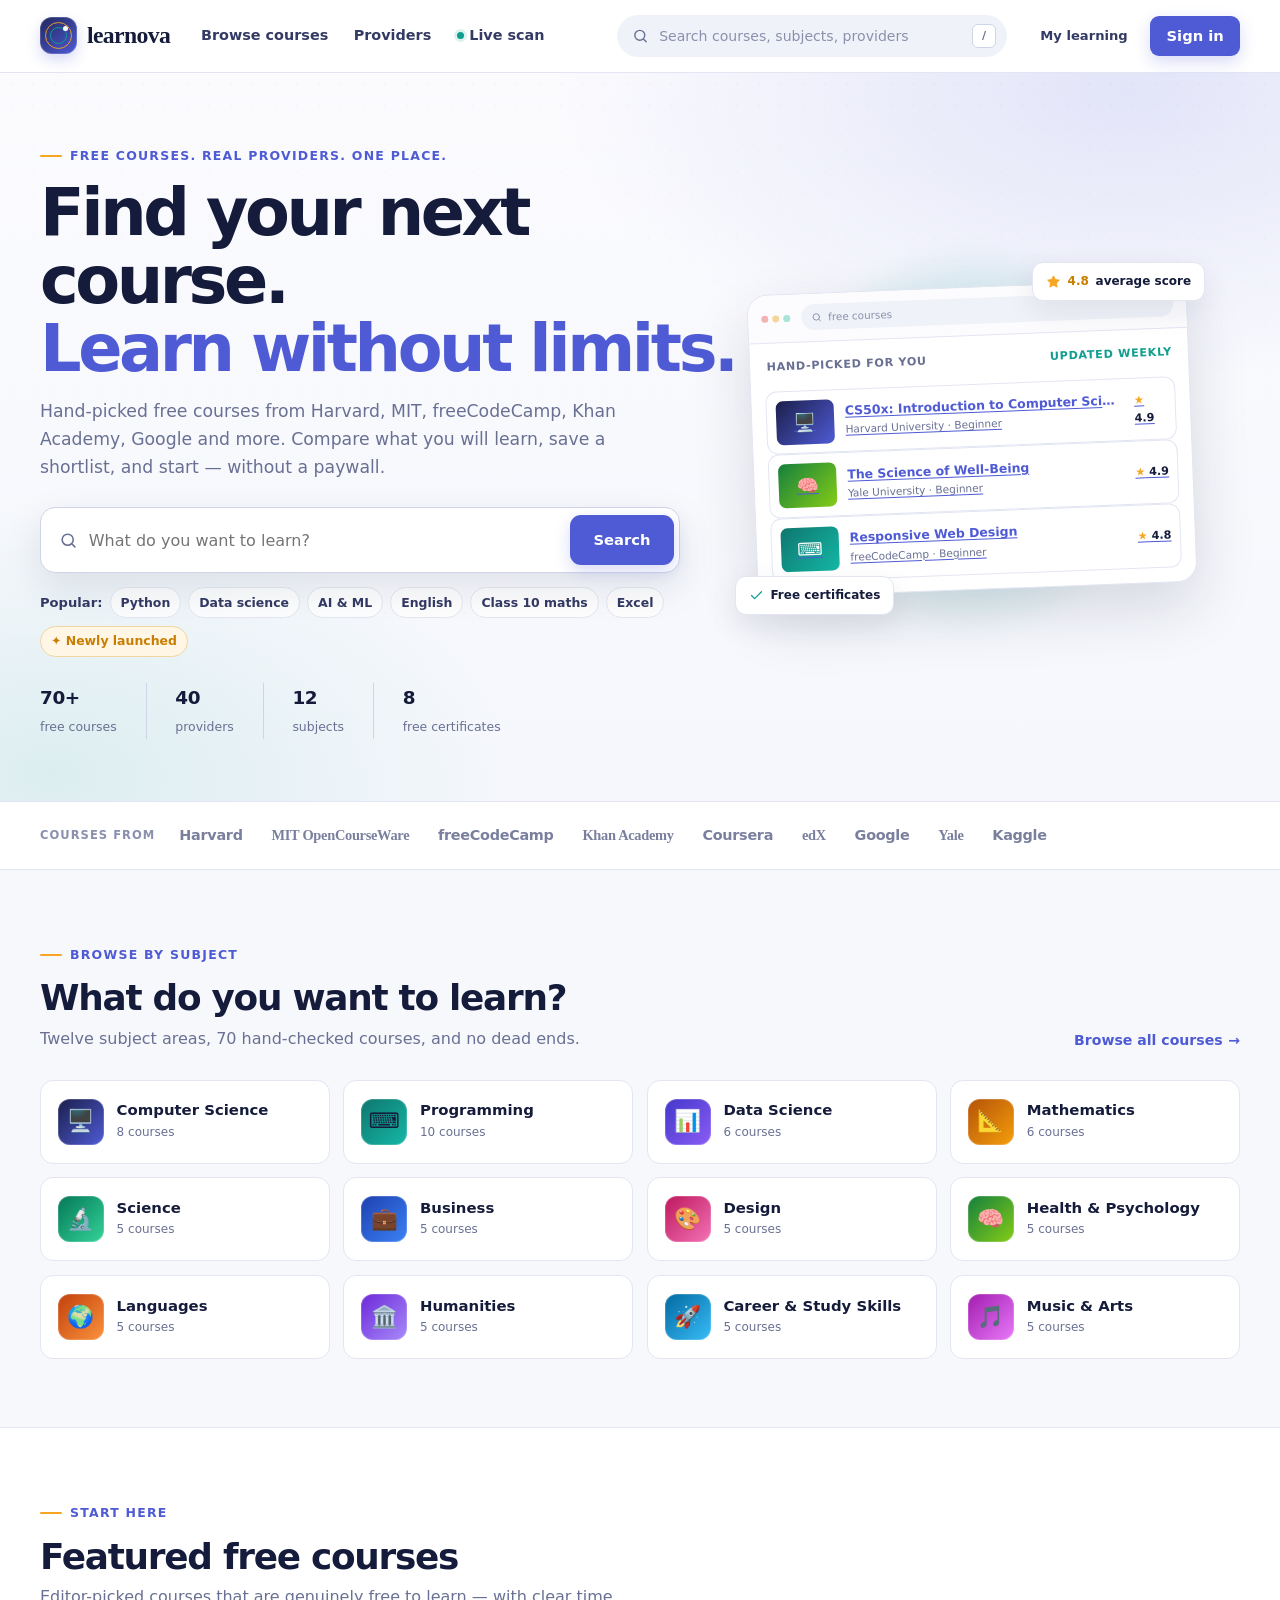
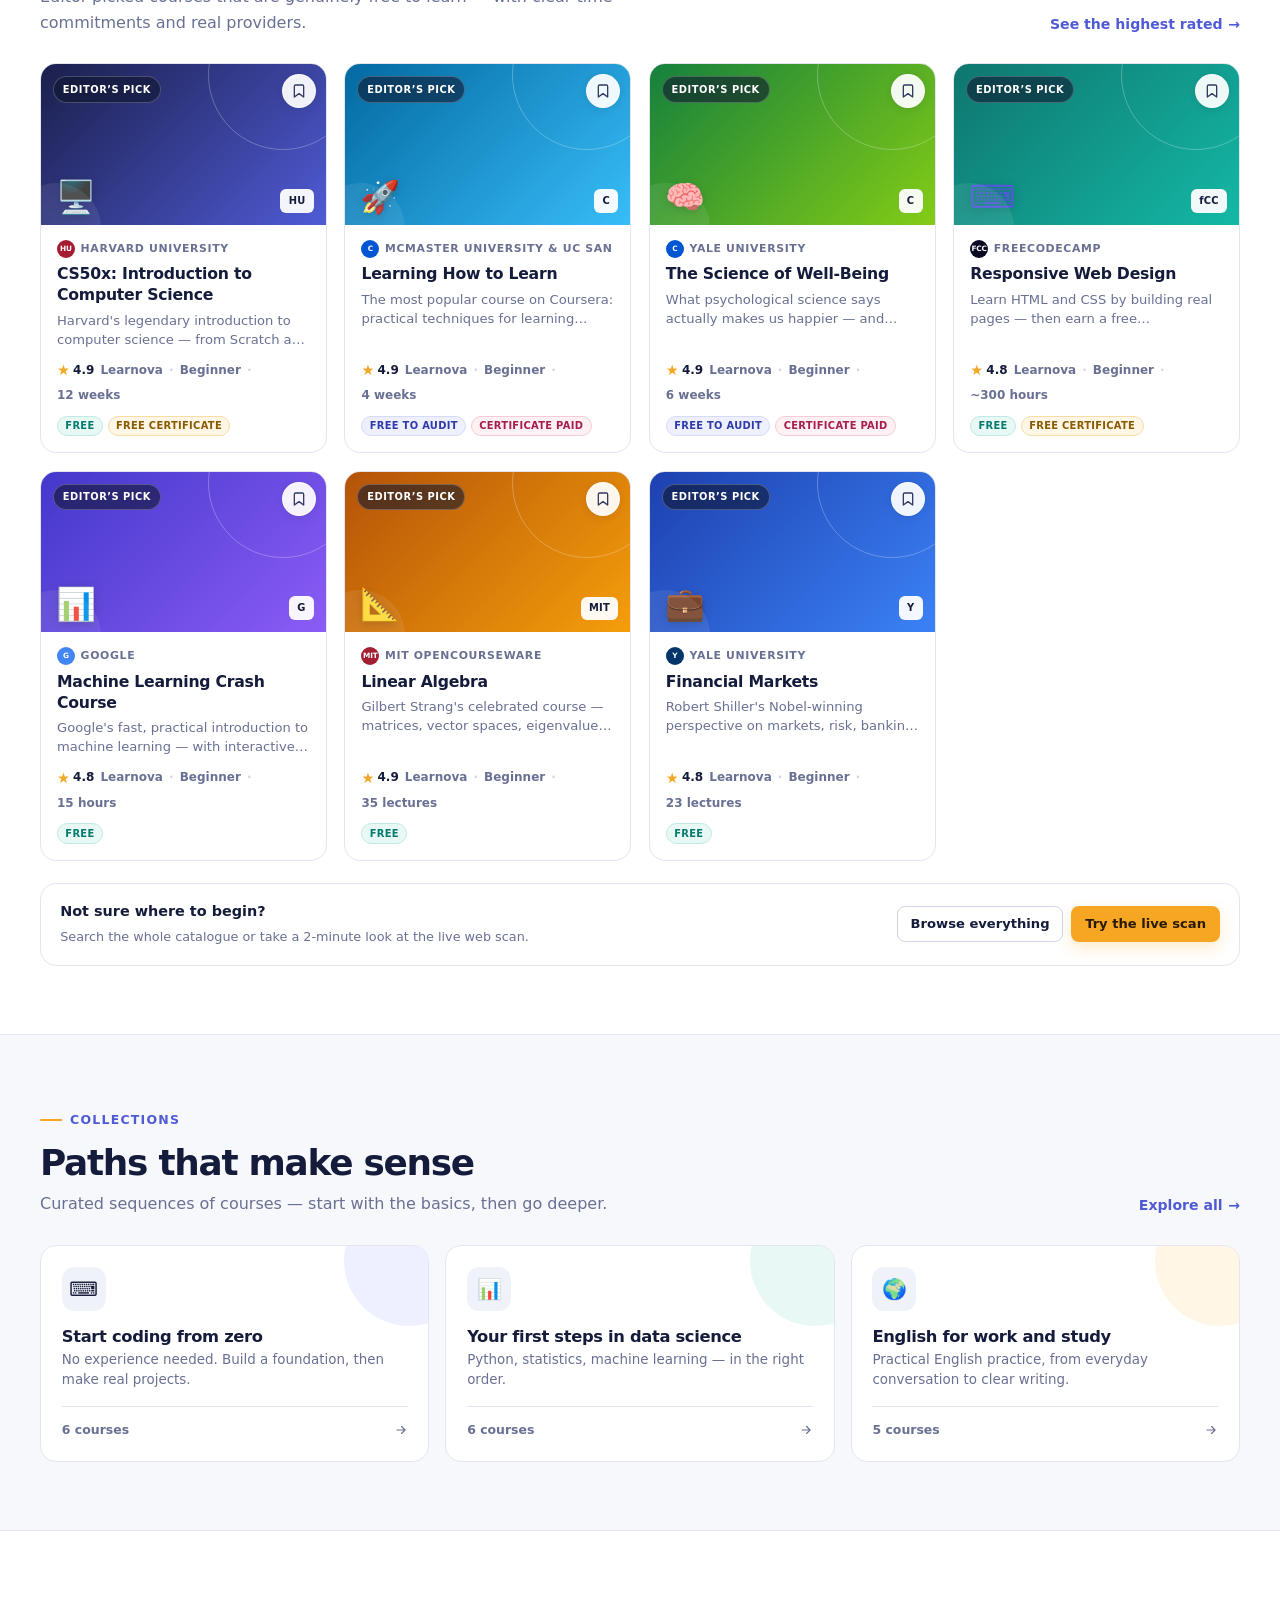
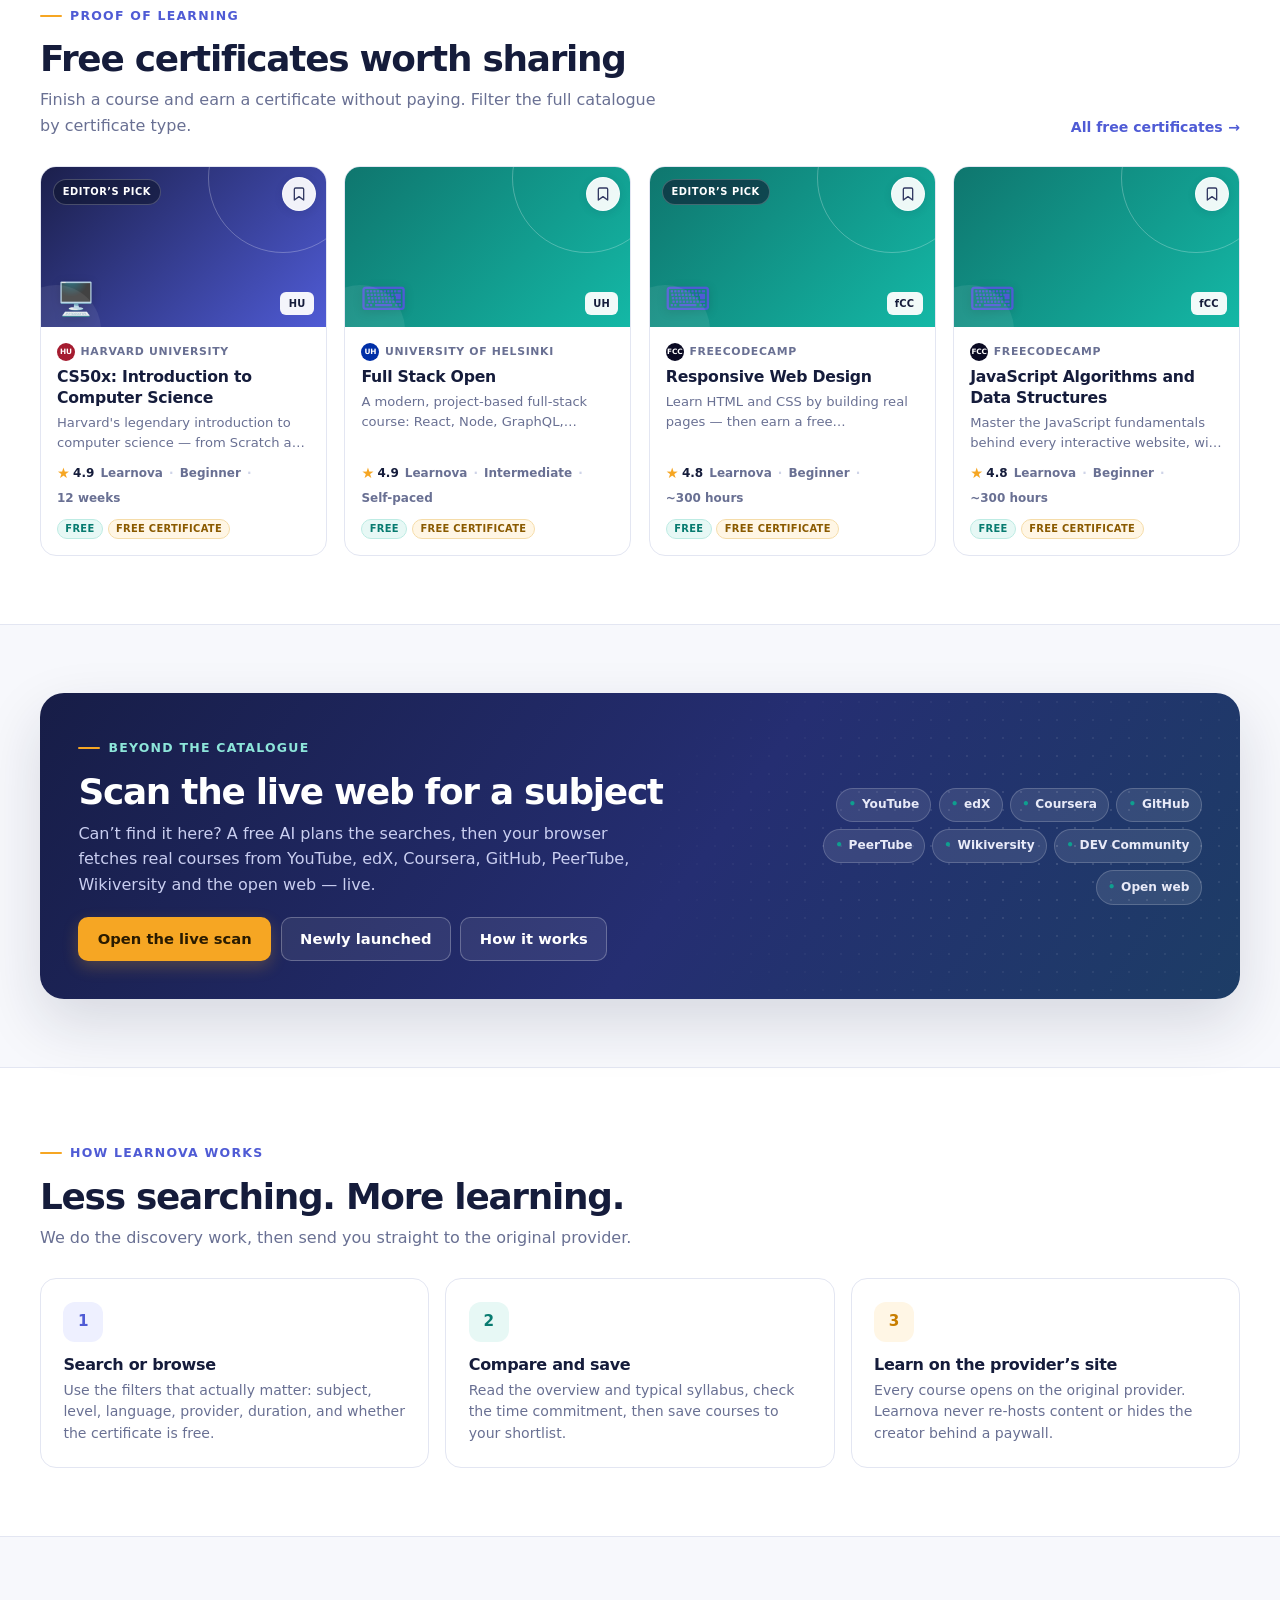
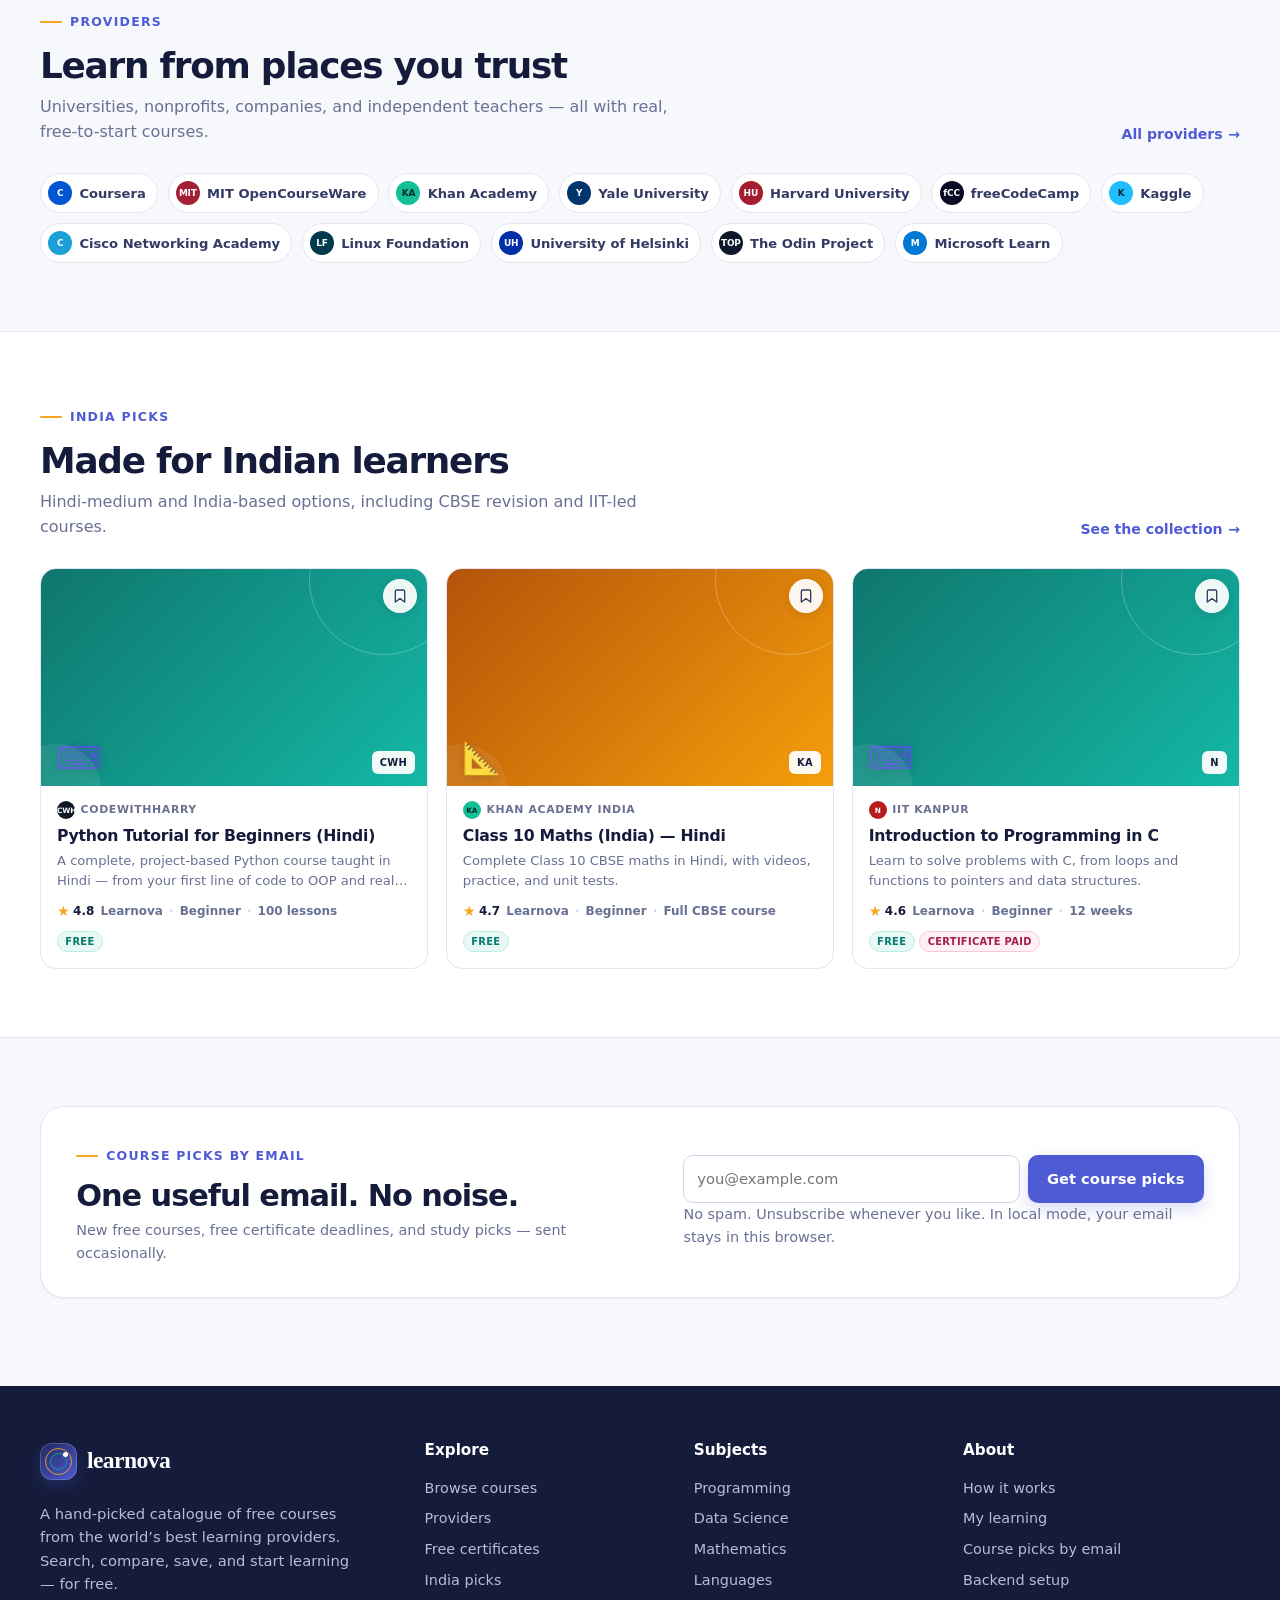
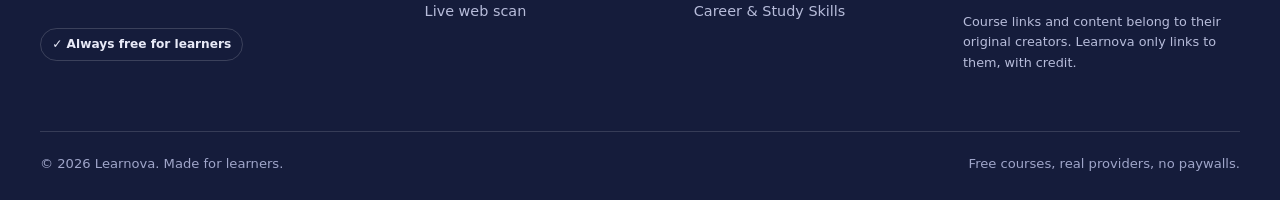
<file: index.html>
<!DOCTYPE html>
<html lang="en">
<head>
  <meta charset="UTF-8" />
  <meta name="viewport" content="width=device-width, initial-scale=1.0" />

  <title>Learnova — Find free online courses from top universities</title>
  <meta name="description" content="Discover hand-picked free online courses from Harvard, MIT, freeCodeCamp, Khan Academy, Google and more. Filter by subject, level, language, certificate and duration, save a shortlist, and start learning." />
  <meta name="theme-color" content="#151C3B" />
  <link rel="canonical" href="https://mavaletejas6-tiger.github.io/learnova/" />

  <meta property="og:type" content="website" />
  <meta property="og:title" content="Learnova — Free courses, all in one place" />
  <meta property="og:description" content="A hand-picked catalogue of free courses from the world's best learning providers. Search, compare, save, and start for free." />
  <meta property="og:url" content="https://mavaletejas6-tiger.github.io/learnova/" />
  <meta name="twitter:card" content="summary_large_image" />

  <link rel="icon" href="data:image/svg+xml,%3Csvg xmlns='http://www.w3.org/2000/svg' viewBox='0 0 64 64'%3E%3Crect width='64' height='64' rx='16' fill='%231B1F4B'/%3E%3Ccircle cx='32' cy='32' r='8' fill='none' stroke='%234F5BD5' stroke-width='3'/%3E%3Ccircle cx='32' cy='32' r='17' fill='none' stroke='%231FB5A6' stroke-width='2.5' opacity='.8'/%3E%3Ccircle cx='32' cy='32' r='26' fill='none' stroke='%23F6A623' stroke-width='2' opacity='.6'/%3E%3Ccircle cx='44' cy='22' r='3.5' fill='%23F6A623'/%3E%3C/svg%3E" />

  <link rel="stylesheet" href="assets/css/site.css" />
  <script src="assets/js/data.js" defer></script>
  <script src="assets/js/config.js" defer></script>
  <script src="assets/js/site.js" defer></script>
  <script src="assets/js/home.js" defer></script>

  <script type="application/ld+json">
  {
    "@context": "https://schema.org",
    "@type": "WebSite",
    "name": "Learnova",
    "url": "https://mavaletejas6-tiger.github.io/learnova/",
    "description": "A hand-picked catalogue of free online courses.",
    "potentialAction": {
      "@type": "SearchAction",
      "target": "https://mavaletejas6-tiger.github.io/learnova/courses.html?q={search_term_string}",
      "query-input": "required name=search_term_string"
    }
  }
  </script>
</head>

<body data-page="home">
  <a class="skip-link" href="#main">Skip to main content</a>

  <!-- ===================== HEADER ===================== -->
  <header class="site-header">
    <div class="container header-inner">
      <a class="brand" href="index.html" aria-label="Learnova home">
        <span class="brand-mark" aria-hidden="true"><span class="brand-dot"></span></span>
        <span class="brand-word">learnova</span>
      </a>

      <nav class="main-nav" aria-label="Main navigation">
        <a href="courses.html" data-nav="browse">Browse courses</a>
        <a href="providers.html" data-nav="providers">Providers</a>
        <a href="scan.html" data-nav="scan"><span class="live-dot" aria-hidden="true"></span>Live scan</a>
      </nav>

      <form class="header-search" data-global-search action="courses.html" role="search">
        <div class="search-field">
          <svg class="search-icon" viewBox="0 0 24 24" fill="none" stroke="currentColor" stroke-width="2" stroke-linecap="round" aria-hidden="true"><circle cx="11" cy="11" r="7"></circle><path d="m20 20-3.5-3.5"></path></svg>
          <label class="sr-only" for="headerSearch">Search courses</label>
          <input id="headerSearch" type="search" name="q" placeholder="Search courses, subjects, providers" autocomplete="off" />
          <span class="search-kbd" aria-hidden="true">/</span>
        </div>
      </form>

      <div class="header-actions">
        <a class="btn btn-ghost btn-sm" href="my-learning.html" data-nav="learning">My learning</a>
        <div data-auth-zone></div>
      </div>

      <button class="menu-toggle" id="menuToggle" type="button" aria-expanded="false" aria-controls="mobileMenu" aria-label="Open menu">
        <span></span><span></span><span></span>
      </button>
    </div>

    <div class="mobile-menu" id="mobileMenu">
      <div class="container mobile-menu-inner">
        <form class="header-search" data-global-search action="courses.html" role="search">
          <div class="search-field">
            <svg class="search-icon" viewBox="0 0 24 24" fill="none" stroke="currentColor" stroke-width="2" stroke-linecap="round" aria-hidden="true"><circle cx="11" cy="11" r="7"></circle><path d="m20 20-3.5-3.5"></path></svg>
            <label class="sr-only" for="mobileSearch">Search courses</label>
            <input id="mobileSearch" type="search" name="q" placeholder="Search courses, subjects, providers" autocomplete="off" />
          </div>
        </form>
        <ul class="mobile-menu-links">
          <li><a href="courses.html" data-nav="browse">Browse courses <span aria-hidden="true">→</span></a></li>
          <li><a href="providers.html" data-nav="providers">Providers <span aria-hidden="true">→</span></a></li>
          <li><a href="my-learning.html" data-nav="learning">My learning <span aria-hidden="true">→</span></a></li>
          <li><a href="scan.html" data-nav="scan"><span><span class="live-dot" aria-hidden="true"></span> Live web scan</span><span aria-hidden="true">→</span></a></li>
        </ul>
        <div data-auth-zone></div>
      </div>
    </div>
  </header>

  <main id="main">
    <!-- ===================== HERO ===================== -->
    <section class="hero">
      <div class="container hero-inner">
        <div class="hero-copy">
          <span class="eyebrow">Free courses. Real providers. One place.</span>
          <h1>Find your next course.<br /><em>Learn without limits.</em></h1>
          <p class="lede">
            Hand-picked free courses from Harvard, MIT, freeCodeCamp, Khan Academy,
            Google and more. Compare what you will learn, save a shortlist, and start —
            without a paywall.
          </p>

          <div class="hero-search-wrap">
            <form class="hero-search" data-global-search action="courses.html" role="search">
              <svg class="search-icon" viewBox="0 0 24 24" fill="none" stroke="currentColor" stroke-width="2" stroke-linecap="round" aria-hidden="true"><circle cx="11" cy="11" r="7"></circle><path d="m20 20-3.5-3.5"></path></svg>
              <label class="sr-only" for="heroSearch">What do you want to learn?</label>
              <input id="heroSearch" type="search" name="q" placeholder="What do you want to learn?" autocomplete="off" />
              <button class="btn btn-primary" type="submit">Search</button>
            </form>
          </div>

          <div class="hero-trends">
            <span>Popular:</span>
            <a class="trend-chip" href="courses.html?q=python">Python</a>
            <a class="trend-chip" href="courses.html?q=data%20science">Data science</a>
            <a class="trend-chip" href="courses.html?q=machine%20learning">AI &amp; ML</a>
            <a class="trend-chip" href="courses.html?q=english">English</a>
            <a class="trend-chip" href="courses.html?q=class%2010%20maths">Class 10 maths</a>
            <a class="trend-chip" href="courses.html?q=excel">Excel</a>
            <a class="trend-chip trend-chip--new" href="courses.html?fresh=1#liveCourses">✦ Newly launched</a>
          </div>

          <div class="hero-stats">
            <div class="hero-stat"><strong id="statCourses">—</strong><span>free courses</span></div>
            <div class="hero-stat"><strong id="statProviders">—</strong><span>providers</span></div>
            <div class="hero-stat"><strong id="statSubjects">—</strong><span>subjects</span></div>
            <div class="hero-stat"><strong id="statCertificates">—</strong><span>free certificates</span></div>
          </div>
        </div>

        <div class="hero-art" aria-hidden="true">
          <div class="hero-glow"></div>
          <div class="hero-browser">
            <div class="hero-browser-top">
              <span class="browser-dots"><i></i><i></i><i></i></span>
              <span class="browser-search">
                <svg viewBox="0 0 24 24" fill="none" stroke="currentColor" stroke-width="2" stroke-linecap="round"><circle cx="11" cy="11" r="7"></circle><path d="m20 20-3.5-3.5"></path></svg>
                free courses
              </span>
            </div>
            <div class="hero-browser-body">
              <div class="hero-browser-label"><span>Hand-picked for you</span><span>Updated weekly</span></div>
              <div id="heroMiniCourses"></div>
            </div>
          </div>
          <span class="float-pill float-pill--score">
            <svg viewBox="0 0 24 24" fill="#F6A623" stroke="#F6A623" stroke-width="1.5" aria-hidden="true"><path d="m12 3 2.9 5.9 6.5.9-4.7 4.6 1.1 6.5-5.8-3-5.8 3 1.1-6.5L2.6 9.8l6.5-.9L12 3z"></path></svg>
            <b>4.8</b> average score
          </span>
          <span class="float-pill float-pill--cert">
            <svg viewBox="0 0 24 24" fill="none" stroke="#0F9E8F" stroke-width="2" stroke-linecap="round" stroke-linejoin="round" aria-hidden="true"><path d="m20 6-11 11-5-5"></path></svg>
            Free certificates
          </span>
        </div>
      </div>
    </section>

    <!-- ===================== PROVIDER STRIP ===================== -->
    <div class="trust-strip">
      <div class="container trust-inner">
        <span class="trust-label">Courses from</span>
        <div class="trust-logos" aria-label="Course providers">
          <span class="trust-logo">Harvard</span>
          <span class="trust-logo">MIT OpenCourseWare</span>
          <span class="trust-logo">freeCodeCamp</span>
          <span class="trust-logo">Khan Academy</span>
          <span class="trust-logo">Coursera</span>
          <span class="trust-logo">edX</span>
          <span class="trust-logo">Google</span>
          <span class="trust-logo">Yale</span>
          <span class="trust-logo">Kaggle</span>
        </div>
      </div>
    </div>

    <!-- ===================== SUBJECTS ===================== -->
    <section class="section" id="subjects">
      <div class="container">
        <div class="section-head">
          <div>
            <span class="eyebrow">Browse by subject</span>
            <h2>What do you want to learn?</h2>
            <p>Twelve subject areas, <span id="subjectCourseCount">70</span> hand-checked courses, and no dead ends.</p>
          </div>
          <a class="link-arrow" href="courses.html">Browse all courses <span aria-hidden="true">→</span></a>
        </div>
        <div class="subject-grid" id="subjectGrid"></div>
      </div>
    </section>

    <!-- ===================== FEATURED COURSES ===================== -->
    <section class="section section--alt" id="featured">
      <div class="container">
        <div class="section-head">
          <div>
            <span class="eyebrow">Start here</span>
            <h2>Featured free courses</h2>
            <p>Editor-picked courses that are genuinely free to learn — with clear time commitments and real providers.</p>
          </div>
          <a class="link-arrow" href="courses.html?sort=rating">See the highest rated <span aria-hidden="true">→</span></a>
        </div>
        <div class="course-grid course-grid--4" id="featuredGrid"></div>
        <div class="scan-callout">
          <div><strong>Not sure where to begin?</strong><span>Search the whole catalogue or take a 2-minute look at the live web scan.</span></div>
          <div class="empty-actions" style="margin:0">
            <a class="btn btn-outline btn-sm" href="courses.html">Browse everything</a>
            <a class="btn btn-amber btn-sm" href="#live-scan">Try the live scan</a>
          </div>
        </div>
      </div>
    </section>

    <!-- ===================== COLLECTIONS ===================== -->
    <section class="section" id="collections">
      <div class="container">
        <div class="section-head">
          <div>
            <span class="eyebrow">Collections</span>
            <h2>Paths that make sense</h2>
            <p>Curated sequences of courses — start with the basics, then go deeper.</p>
          </div>
          <a class="link-arrow" href="courses.html">Explore all <span aria-hidden="true">→</span></a>
        </div>
        <div class="collection-grid" id="collectionsGrid"></div>
      </div>
    </section>

    <!-- ===================== FREE CERTIFICATES ===================== -->
    <section class="section section--alt" id="certificates">
      <div class="container">
        <div class="section-head">
          <div>
            <span class="eyebrow">Proof of learning</span>
            <h2>Free certificates worth sharing</h2>
            <p>Finish a course and earn a certificate without paying. Filter the full catalogue by certificate type.</p>
          </div>
          <a class="link-arrow" href="courses.html?certificate=free">All free certificates <span aria-hidden="true">→</span></a>
        </div>
        <div class="course-grid course-grid--4" id="freeCertGrid"></div>
      </div>
    </section>

    <!-- ===================== LIVE SCAN ===================== -->
    <section class="section" id="live-scan">
      <div class="container">
        <div class="live-cta">
          <div>
            <span class="eyebrow">Beyond the catalogue</span>
            <h2>Scan the live web for a subject</h2>
            <p>
              Can’t find it here? A free AI plans the searches, then your browser fetches
              real courses from YouTube, edX, Coursera, GitHub, PeerTube, Wikiversity and the open web — live.
            </p>
            <div class="live-cta-actions">
              <a class="btn btn-amber" href="scan.html">Open the live scan</a>
              <a class="btn btn-outline" href="courses.html?fresh=1#liveCourses">Newly launched</a>
              <a class="btn btn-outline" href="scan.html#how">How it works</a>
            </div>
          </div>
          <div class="source-pills" aria-label="Sources scanned live">
            <span class="source-pill">YouTube</span>
            <span class="source-pill">edX</span>
            <span class="source-pill">Coursera</span>
            <span class="source-pill">GitHub</span>
            <span class="source-pill">PeerTube</span>
            <span class="source-pill">Wikiversity</span>
            <span class="source-pill">DEV Community</span>
            <span class="source-pill">Open web</span>
          </div>
        </div>
      </div>
    </section>

    <!-- ===================== HOW IT WORKS ===================== -->
    <section class="section section--alt" id="how">
      <div class="container">
        <div class="section-head">
          <div>
            <span class="eyebrow">How Learnova works</span>
            <h2>Less searching. More learning.</h2>
            <p>We do the discovery work, then send you straight to the original provider.</p>
          </div>
        </div>
        <div class="steps-grid">
          <article class="step-card">
            <span class="step-num" aria-hidden="true">1</span>
            <h3>Search or browse</h3>
            <p>Use the filters that actually matter: subject, level, language, provider, duration, and whether the certificate is free.</p>
          </article>
          <article class="step-card">
            <span class="step-num" aria-hidden="true">2</span>
            <h3>Compare and save</h3>
            <p>Read the overview and typical syllabus, check the time commitment, then save courses to your shortlist.</p>
          </article>
          <article class="step-card">
            <span class="step-num" aria-hidden="true">3</span>
            <h3>Learn on the provider’s site</h3>
            <p>Every course opens on the original provider. Learnova never re-hosts content or hides the creator behind a paywall.</p>
          </article>
        </div>
      </div>
    </section>

    <!-- ===================== PROVIDERS ===================== -->
    <section class="section" id="providers">
      <div class="container">
        <div class="section-head">
          <div>
            <span class="eyebrow">Providers</span>
            <h2>Learn from places you trust</h2>
            <p>Universities, nonprofits, companies, and independent teachers — all with real, free-to-start courses.</p>
          </div>
          <a class="link-arrow" href="providers.html">All providers <span aria-hidden="true">→</span></a>
        </div>
        <div class="provider-strip" id="providerStrip"></div>
      </div>
    </section>

    <!-- ===================== INDIA PICKS ===================== -->
    <section class="section section--alt" id="india">
      <div class="container">
        <div class="section-head">
          <div>
            <span class="eyebrow">India picks</span>
            <h2>Made for Indian learners</h2>
            <p>Hindi-medium and India-based options, including CBSE revision and IIT-led courses.</p>
          </div>
          <a class="link-arrow" href="courses.html?collection=india-picks">See the collection <span aria-hidden="true">→</span></a>
        </div>
        <div class="course-grid" id="indiaGrid"></div>
      </div>
    </section>

    <!-- ===================== NEWSLETTER ===================== -->
    <section class="section" id="newsletter">
      <div class="container">
        <div class="newsletter">
          <div>
            <span class="eyebrow">Course picks by email</span>
            <h2>One useful email. No noise.</h2>
            <p>New free courses, free certificate deadlines, and study picks — sent occasionally.</p>
          </div>
          <div>
            <form class="newsletter-form" id="newsletterForm" novalidate>
              <label class="sr-only" for="newsletterEmail">Email address</label>
              <input id="newsletterEmail" type="email" placeholder="you@example.com" autocomplete="email" required />
              <button class="btn btn-primary" type="submit">Get course picks</button>
            </form>
            <p class="newsletter-note">No spam. Unsubscribe whenever you like. In local mode, your email stays in this browser.</p>
            <p class="form-msg" id="newsletterMsg" role="status" aria-live="polite"></p>
          </div>
        </div>
      </div>
    </section>
  </main>

  <!-- ===================== FOOTER ===================== -->
  <footer class="site-footer">
    <div class="container">
      <div class="footer-grid">
        <div class="footer-brand">
          <a class="brand" href="index.html" aria-label="Learnova home">
            <span class="brand-mark" aria-hidden="true"><span class="brand-dot"></span></span>
            <span class="brand-word">learnova</span>
          </a>
          <p style="margin-top:.9rem">A hand-picked catalogue of free courses from the world’s best learning providers. Search, compare, save, and start learning — for free.</p>
          <span class="footer-badge">✓ Always free for learners</span>
        </div>

        <div class="footer-col">
          <h4>Explore</h4>
          <ul>
            <li><a href="courses.html">Browse courses</a></li>
            <li><a href="providers.html">Providers</a></li>
            <li><a href="courses.html?certificate=free">Free certificates</a></li>
            <li><a href="courses.html?collection=india-picks">India picks</a></li>
            <li><a href="scan.html">Live web scan</a></li>
          </ul>
        </div>

        <div class="footer-col">
          <h4>Subjects</h4>
          <ul>
            <li><a href="courses.html?subject=programming">Programming</a></li>
            <li><a href="courses.html?subject=data-science">Data Science</a></li>
            <li><a href="courses.html?subject=mathematics">Mathematics</a></li>
            <li><a href="courses.html?subject=languages">Languages</a></li>
            <li><a href="courses.html?subject=career">Career &amp; Study Skills</a></li>
          </ul>
        </div>

        <div class="footer-col">
          <h4>About</h4>
          <ul>
            <li><a href="#how">How it works</a></li>
            <li><a href="my-learning.html">My learning</a></li>
            <li><a href="#newsletter">Course picks by email</a></li>
            <li><a href="supabase/README.md">Backend setup</a></li>
          </ul>
          <p style="margin-top:1rem;font-size:.8rem">Course links and content belong to their original creators. Learnova only links to them, with credit.</p>
        </div>
      </div>

      <div class="footer-bottom">
        <span>© <span id="year"></span> Learnova. Made for learners.</span>
        <span>Free courses, real providers, no paywalls.</span>
      </div>
    </div>
  </footer>
</body>
</html>
</file>
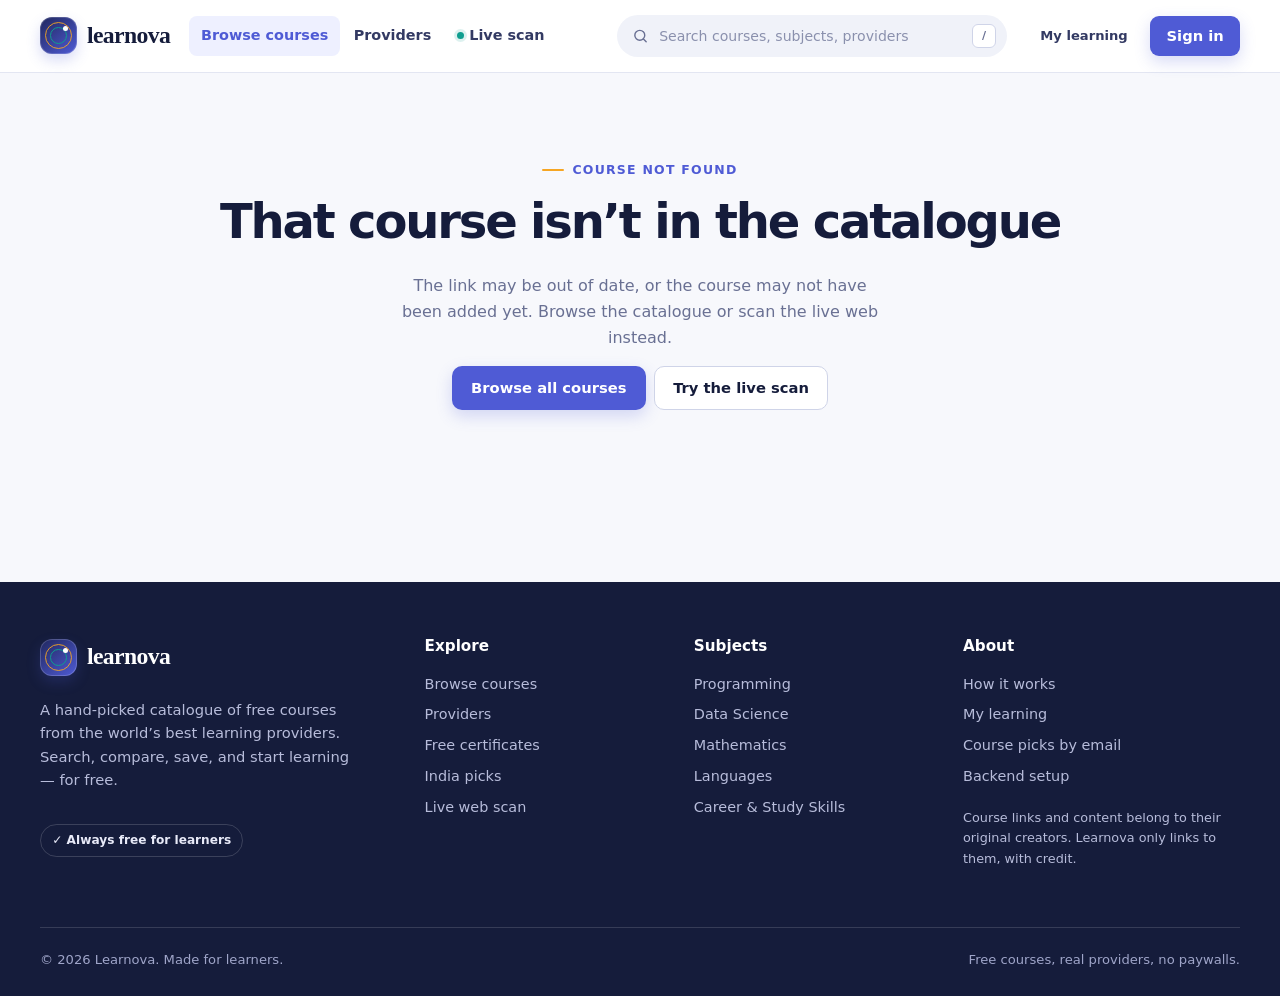
<file: course.html>
<!DOCTYPE html>
<html lang="en">
<head>
  <meta charset="UTF-8" />
  <meta name="viewport" content="width=device-width, initial-scale=1.0" />

  <title>Course details — Learnova</title>
  <meta name="description" content="Compare a free online course: what you will learn, the typical syllabus, time commitment, certificate details, and learner reviews." />
  <meta name="theme-color" content="#151C3B" />
  <link rel="canonical" href="https://mavaletejas6-tiger.github.io/learnova/course.html" />

  <meta property="og:type" content="website" />
  <meta property="og:title" content="Course details — Learnova" />
  <meta property="og:description" content="A free course from Learnova's hand-checked catalogue." />
  <meta property="og:url" content="https://mavaletejas6-tiger.github.io/learnova/course.html" />
  <meta name="twitter:card" content="summary" />

  <link rel="icon" href="data:image/svg+xml,%3Csvg xmlns='http://www.w3.org/2000/svg' viewBox='0 0 64 64'%3E%3Crect width='64' height='64' rx='16' fill='%231B1F4B'/%3E%3Ccircle cx='32' cy='32' r='8' fill='none' stroke='%234F5BD5' stroke-width='3'/%3E%3Ccircle cx='32' cy='32' r='17' fill='none' stroke='%231FB5A6' stroke-width='2.5' opacity='.8'/%3E%3Ccircle cx='32' cy='32' r='26' fill='none' stroke='%23F6A623' stroke-width='2' opacity='.6'/%3E%3Ccircle cx='44' cy='22' r='3.5' fill='%23F6A623'/%3E%3C/svg%3E" />

  <link rel="stylesheet" href="assets/css/site.css" />
  <script src="assets/js/data.js" defer></script>
  <script src="assets/js/config.js" defer></script>
  <script src="assets/js/site.js" defer></script>
  <script src="assets/js/course.js" defer></script>
</head>

<body data-page="browse">
  <a class="skip-link" href="#main">Skip to main content</a>

  <!-- ===================== HEADER ===================== -->
  <header class="site-header">
    <div class="container header-inner">
      <a class="brand" href="index.html" aria-label="Learnova home">
        <span class="brand-mark" aria-hidden="true"><span class="brand-dot"></span></span>
        <span class="brand-word">learnova</span>
      </a>

      <nav class="main-nav" aria-label="Main navigation">
        <a href="courses.html" data-nav="browse">Browse courses</a>
        <a href="providers.html" data-nav="providers">Providers</a>
        <a href="scan.html" data-nav="scan"><span class="live-dot" aria-hidden="true"></span>Live scan</a>
      </nav>

      <form class="header-search" data-global-search action="courses.html" role="search">
        <div class="search-field">
          <svg class="search-icon" viewBox="0 0 24 24" fill="none" stroke="currentColor" stroke-width="2" stroke-linecap="round" aria-hidden="true"><circle cx="11" cy="11" r="7"></circle><path d="m20 20-3.5-3.5"></path></svg>
          <label class="sr-only" for="headerSearch">Search courses</label>
          <input id="headerSearch" type="search" name="q" placeholder="Search courses, subjects, providers" autocomplete="off" />
          <span class="search-kbd" aria-hidden="true">/</span>
        </div>
      </form>

      <div class="header-actions">
        <a class="btn btn-ghost btn-sm" href="my-learning.html" data-nav="learning">My learning</a>
        <div data-auth-zone></div>
      </div>

      <button class="menu-toggle" id="menuToggle" type="button" aria-expanded="false" aria-controls="mobileMenu" aria-label="Open menu">
        <span></span><span></span><span></span>
      </button>
    </div>

    <div class="mobile-menu" id="mobileMenu">
      <div class="container mobile-menu-inner">
        <form class="header-search" data-global-search action="courses.html" role="search">
          <div class="search-field">
            <svg class="search-icon" viewBox="0 0 24 24" fill="none" stroke="currentColor" stroke-width="2" stroke-linecap="round" aria-hidden="true"><circle cx="11" cy="11" r="7"></circle><path d="m20 20-3.5-3.5"></path></svg>
            <label class="sr-only" for="mobileSearch">Search courses</label>
            <input id="mobileSearch" type="search" name="q" placeholder="Search courses, subjects, providers" autocomplete="off" />
          </div>
        </form>
        <ul class="mobile-menu-links">
          <li><a href="courses.html" data-nav="browse">Browse courses <span aria-hidden="true">→</span></a></li>
          <li><a href="providers.html" data-nav="providers">Providers <span aria-hidden="true">→</span></a></li>
          <li><a href="my-learning.html" data-nav="learning">My learning <span aria-hidden="true">→</span></a></li>
          <li><a href="scan.html" data-nav="scan"><span><span class="live-dot" aria-hidden="true"></span> Live web scan</span><span aria-hidden="true">→</span></a></li>
        </ul>
        <div data-auth-zone></div>
      </div>
    </div>
  </header>

  <main id="main">
    <section class="course-hero" id="courseHero">
      <div class="container" id="courseHeroInner">
        <div class="course-loading" role="status" aria-live="polite">
          <span class="loading-line"></span>
          <span class="loading-line loading-line--short"></span>
          <p class="muted">Loading course…</p>
        </div>
      </div>
    </section>

    <section class="course-body" id="courseBody">
      <div class="container" id="courseBodyInner"></div>
    </section>
  </main>

  <!-- ===================== FOOTER ===================== -->
  <footer class="site-footer">
    <div class="container">
      <div class="footer-grid">
        <div class="footer-brand">
          <a class="brand" href="index.html" aria-label="Learnova home">
            <span class="brand-mark" aria-hidden="true"><span class="brand-dot"></span></span>
            <span class="brand-word">learnova</span>
          </a>
          <p style="margin-top:.9rem">A hand-picked catalogue of free courses from the world’s best learning providers. Search, compare, save, and start learning — for free.</p>
          <span class="footer-badge">✓ Always free for learners</span>
        </div>

        <div class="footer-col">
          <h4>Explore</h4>
          <ul>
            <li><a href="courses.html">Browse courses</a></li>
            <li><a href="providers.html">Providers</a></li>
            <li><a href="courses.html?certificate=free">Free certificates</a></li>
            <li><a href="courses.html?collection=india-picks">India picks</a></li>
            <li><a href="scan.html">Live web scan</a></li>
          </ul>
        </div>

        <div class="footer-col">
          <h4>Subjects</h4>
          <ul>
            <li><a href="courses.html?subject=programming">Programming</a></li>
            <li><a href="courses.html?subject=data-science">Data Science</a></li>
            <li><a href="courses.html?subject=mathematics">Mathematics</a></li>
            <li><a href="courses.html?subject=languages">Languages</a></li>
            <li><a href="courses.html?subject=career">Career &amp; Study Skills</a></li>
          </ul>
        </div>

        <div class="footer-col">
          <h4>About</h4>
          <ul>
            <li><a href="index.html#how">How it works</a></li>
            <li><a href="my-learning.html">My learning</a></li>
            <li><a href="index.html#newsletter">Course picks by email</a></li>
            <li><a href="supabase/README.md">Backend setup</a></li>
          </ul>
          <p style="margin-top:1rem;font-size:.8rem">Course links and content belong to their original creators. Learnova only links to them, with credit.</p>
        </div>
      </div>

      <div class="footer-bottom">
        <span>© <span id="year"></span> Learnova. Made for learners.</span>
        <span>Free courses, real providers, no paywalls.</span>
      </div>
    </div>
  </footer>
</body>
</html>
</file>
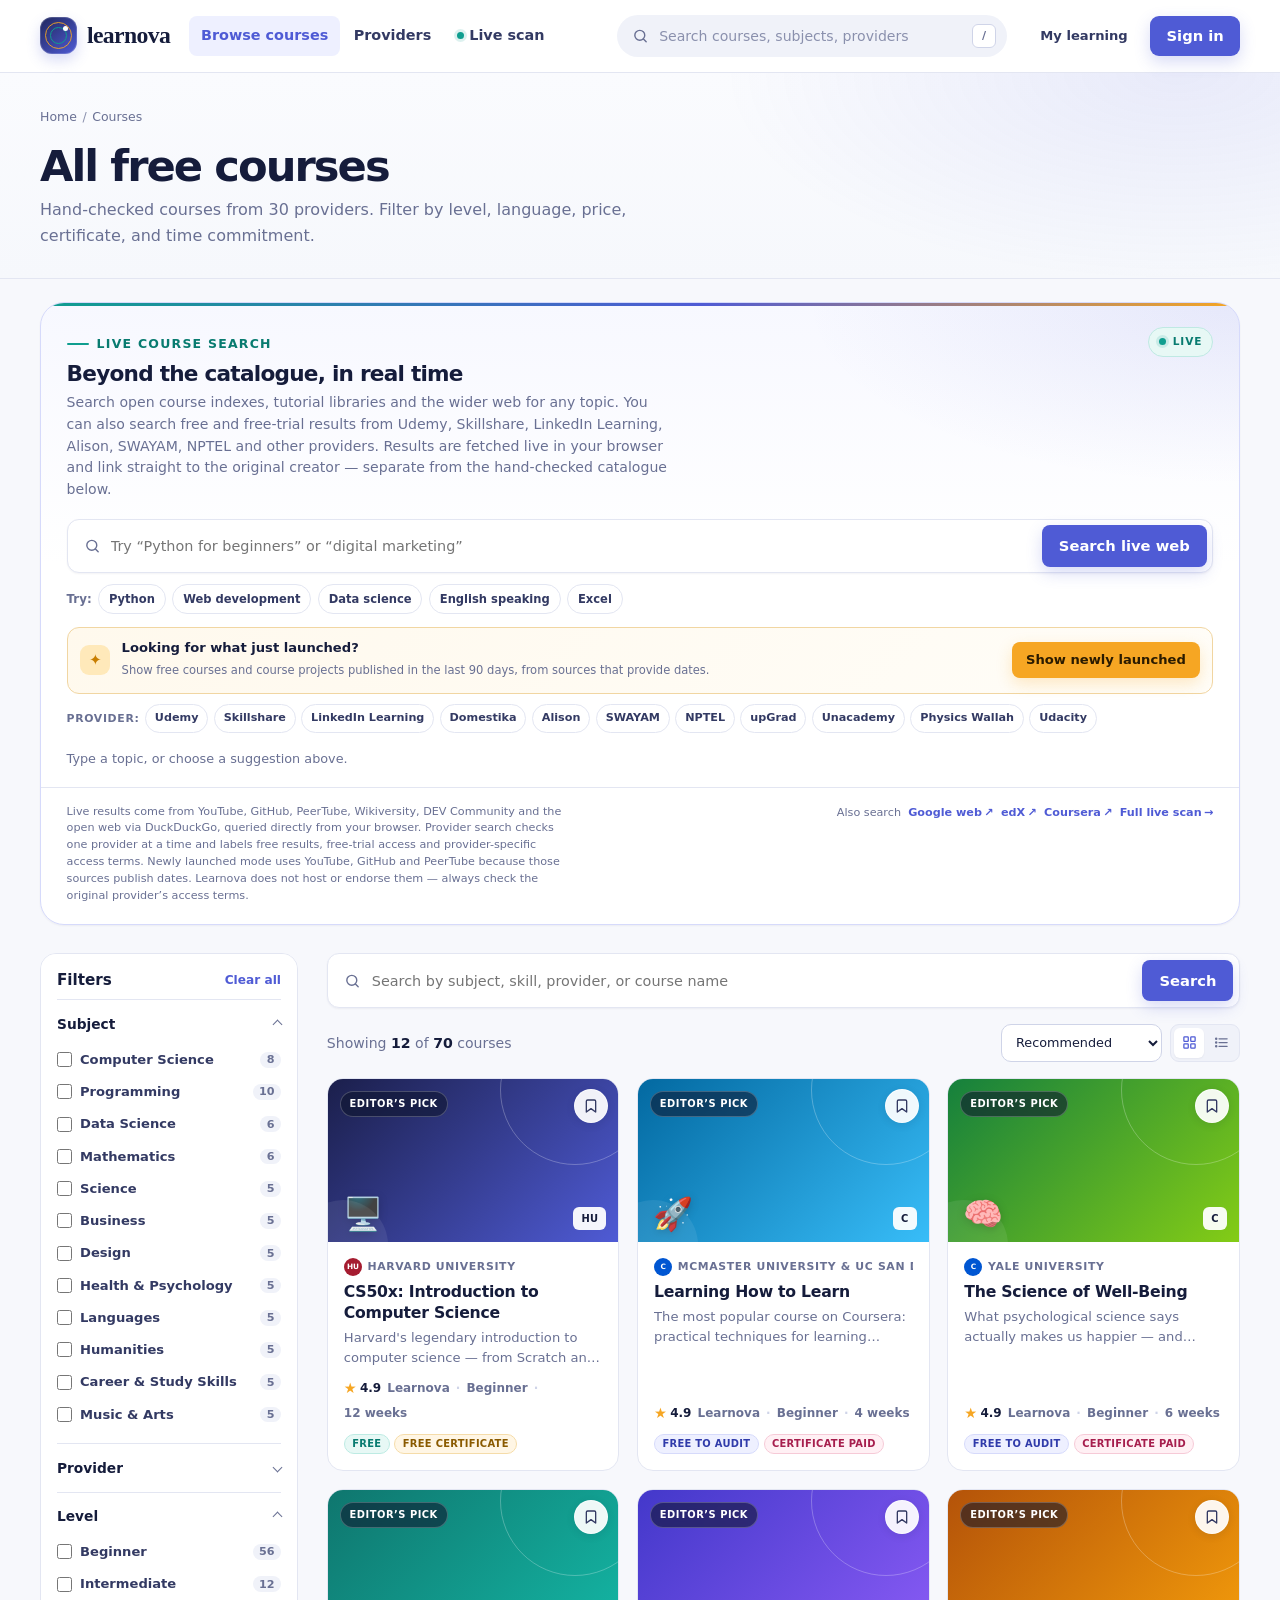
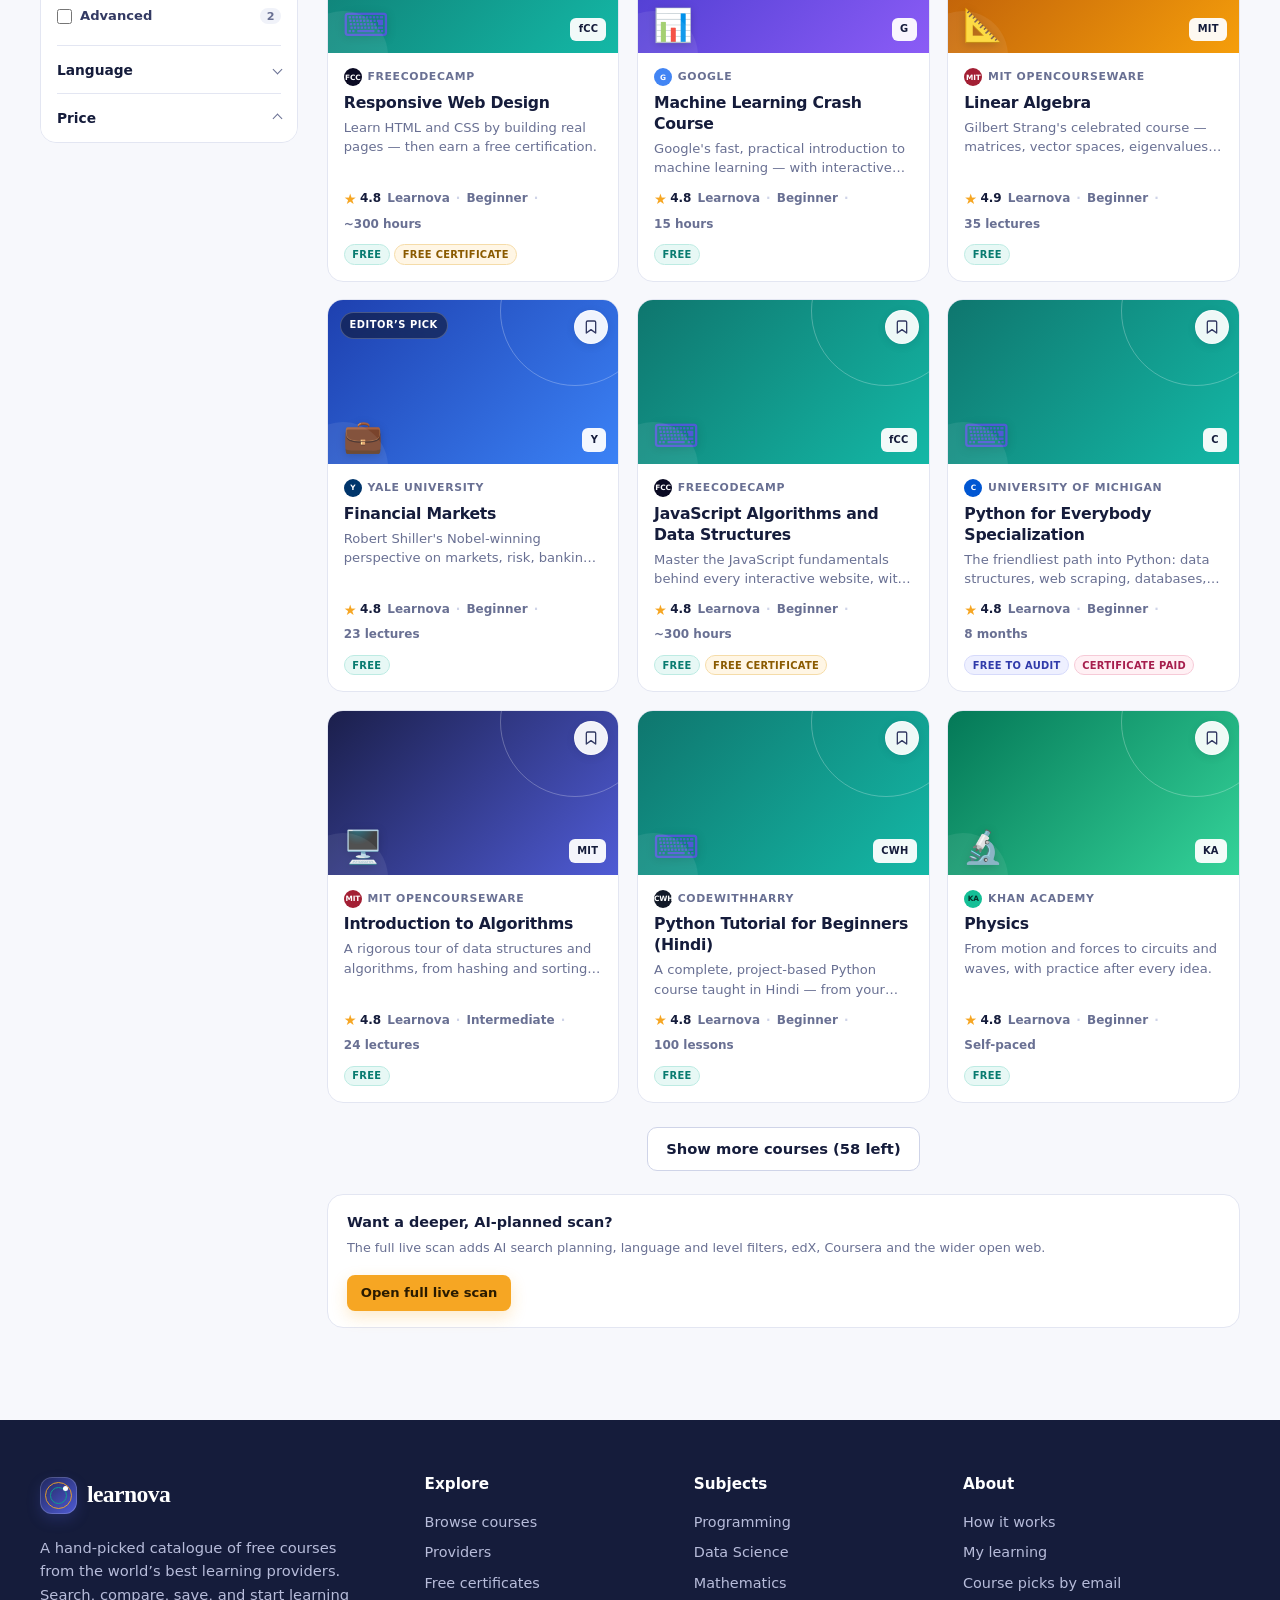
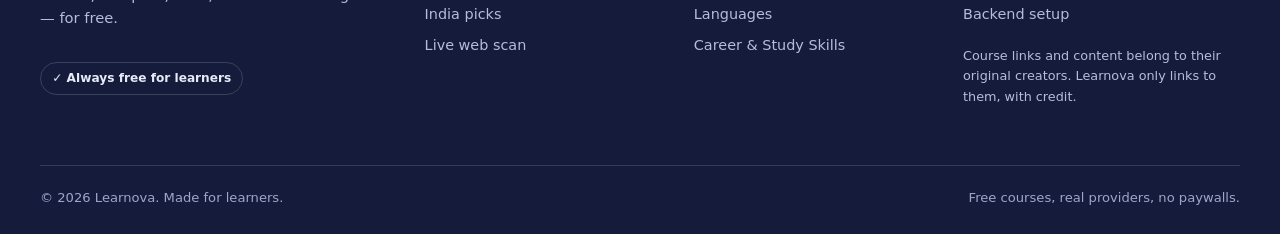
<file: courses.html>
<!DOCTYPE html>
<html lang="en">
<head>
  <meta charset="UTF-8" />
  <meta name="viewport" content="width=device-width, initial-scale=1.0" />

  <title>Browse free courses — Learnova</title>
  <meta name="description" content="Browse 70 hand-picked free online courses from Harvard, MIT, freeCodeCamp, Khan Academy, Google and more. Filter by subject, level, language, price, certificate, and duration — then search the live web for more." />
  <meta name="theme-color" content="#151C3B" />
  <link rel="canonical" href="https://mavaletejas6-tiger.github.io/learnova/courses.html" />

  <meta property="og:type" content="website" />
  <meta property="og:title" content="Browse free courses — Learnova" />
  <meta property="og:description" content="Filter 70 free courses by subject, level, language, certificate, and time commitment — then search live open sources for more." />
  <meta property="og:url" content="https://mavaletejas6-tiger.github.io/learnova/courses.html" />
  <meta name="twitter:card" content="summary" />

  <link rel="icon" href="data:image/svg+xml,%3Csvg xmlns='http://www.w3.org/2000/svg' viewBox='0 0 64 64'%3E%3Crect width='64' height='64' rx='16' fill='%231B1F4B'/%3E%3Ccircle cx='32' cy='32' r='8' fill='none' stroke='%234F5BD5' stroke-width='3'/%3E%3Ccircle cx='32' cy='32' r='17' fill='none' stroke='%231FB5A6' stroke-width='2.5' opacity='.8'/%3E%3Ccircle cx='32' cy='32' r='26' fill='none' stroke='%23F6A623' stroke-width='2' opacity='.6'/%3E%3Ccircle cx='44' cy='22' r='3.5' fill='%23F6A623'/%3E%3C/svg%3E" />

  <link rel="stylesheet" href="assets/css/site.css" />
  <script src="assets/js/data.js" defer></script>
  <script src="assets/js/config.js" defer></script>
  <script src="assets/js/site.js" defer></script>
  <script src="assets/js/browse.js" defer></script>
  <script src="assets/js/live-courses.js" defer></script>
</head>

<body data-page="browse">
  <a class="skip-link" href="#main">Skip to main content</a>

  <!-- ===================== HEADER ===================== -->
  <header class="site-header">
    <div class="container header-inner">
      <a class="brand" href="index.html" aria-label="Learnova home">
        <span class="brand-mark" aria-hidden="true"><span class="brand-dot"></span></span>
        <span class="brand-word">learnova</span>
      </a>

      <nav class="main-nav" aria-label="Main navigation">
        <a href="courses.html" data-nav="browse">Browse courses</a>
        <a href="providers.html" data-nav="providers">Providers</a>
        <a href="scan.html" data-nav="scan"><span class="live-dot" aria-hidden="true"></span>Live scan</a>
      </nav>

      <form class="header-search" data-global-search action="courses.html" role="search">
        <div class="search-field">
          <svg class="search-icon" viewBox="0 0 24 24" fill="none" stroke="currentColor" stroke-width="2" stroke-linecap="round" aria-hidden="true"><circle cx="11" cy="11" r="7"></circle><path d="m20 20-3.5-3.5"></path></svg>
          <label class="sr-only" for="headerSearch">Search courses</label>
          <input id="headerSearch" type="search" name="q" placeholder="Search courses, subjects, providers" autocomplete="off" />
          <span class="search-kbd" aria-hidden="true">/</span>
        </div>
      </form>

      <div class="header-actions">
        <a class="btn btn-ghost btn-sm" href="my-learning.html" data-nav="learning">My learning</a>
        <div data-auth-zone></div>
      </div>

      <button class="menu-toggle" id="menuToggle" type="button" aria-expanded="false" aria-controls="mobileMenu" aria-label="Open menu">
        <span></span><span></span><span></span>
      </button>
    </div>

    <div class="mobile-menu" id="mobileMenu">
      <div class="container mobile-menu-inner">
        <form class="header-search" data-global-search action="courses.html" role="search">
          <div class="search-field">
            <svg class="search-icon" viewBox="0 0 24 24" fill="none" stroke="currentColor" stroke-width="2" stroke-linecap="round" aria-hidden="true"><circle cx="11" cy="11" r="7"></circle><path d="m20 20-3.5-3.5"></path></svg>
            <label class="sr-only" for="mobileSearch">Search courses</label>
            <input id="mobileSearch" type="search" name="q" placeholder="Search courses, subjects, providers" autocomplete="off" />
          </div>
        </form>
        <ul class="mobile-menu-links">
          <li><a href="courses.html" data-nav="browse">Browse courses <span aria-hidden="true">→</span></a></li>
          <li><a href="providers.html" data-nav="providers">Providers <span aria-hidden="true">→</span></a></li>
          <li><a href="my-learning.html" data-nav="learning">My learning <span aria-hidden="true">→</span></a></li>
          <li><a href="scan.html" data-nav="scan"><span><span class="live-dot" aria-hidden="true"></span> Live web scan</span><span aria-hidden="true">→</span></a></li>
        </ul>
        <div data-auth-zone></div>
      </div>
    </div>
  </header>

  <main id="main">
    <!-- ===================== PAGE HEAD ===================== -->
    <section class="page-head">
      <div class="container">
        <nav class="breadcrumbs" aria-label="Breadcrumb">
          <a href="index.html">Home</a>
          <span class="sep" aria-hidden="true">/</span>
          <span aria-current="page">Courses</span>
        </nav>
        <h1 id="browseTitle">All free courses</h1>
        <p id="browseSub">Hand-checked courses from real providers. Filter by level, language, price, certificate, and time commitment.</p>
      </div>
    </section>

    <div class="container">
      <!-- ===================== LIVE COURSE SEARCH ===================== -->
      <section class="live-courses live-courses--top" id="liveCourses" aria-labelledby="liveCoursesTitle">
        <div class="live-courses-head">
          <div class="live-courses-intro">
            <span class="eyebrow">Live course search</span>
            <h2 id="liveCoursesTitle">Beyond the catalogue, in real time</h2>
            <p>Search open course indexes, tutorial libraries and the wider web for any topic. You can also search free and free-trial results from Udemy, Skillshare, LinkedIn Learning, Alison, SWAYAM, NPTEL and other providers. Results are fetched live in your browser and link straight to the original creator — separate from the hand-checked catalogue below.</p>
          </div>
          <span class="live-badge"><span class="live-dot" aria-hidden="true"></span> Live</span>
        </div>

        <form class="live-search-form" id="liveSearchForm" role="search" aria-label="Search live course indexes">
          <svg class="search-icon" viewBox="0 0 24 24" fill="none" stroke="currentColor" stroke-width="2" stroke-linecap="round" aria-hidden="true"><circle cx="11" cy="11" r="7"></circle><path d="m20 20-3.5-3.5"></path></svg>
          <label class="sr-only" for="liveSearchInput">Search live course indexes</label>
          <input id="liveSearchInput" type="search" placeholder="Try “Python for beginners” or “digital marketing”" autocomplete="off" maxlength="120" />
          <button class="btn btn-primary" id="liveSearchBtn" type="submit">Search live web</button>
        </form>

        <div class="live-quick" id="liveQuick">
          <span>Try:</span>
          <button type="button" data-live-query="Python">Python</button>
          <button type="button" data-live-query="Web development">Web development</button>
          <button type="button" data-live-query="Data science">Data science</button>
          <button type="button" data-live-query="English speaking">English speaking</button>
          <button type="button" data-live-query="Excel">Excel</button>
        </div>

        <div class="live-fresh" id="liveFresh">
          <span class="live-fresh-icon" aria-hidden="true">✦</span>
          <div class="live-fresh-copy">
            <strong>Looking for what just launched?</strong>
            <span>Show free courses and course projects published in the last 90 days, from sources that provide dates.</span>
          </div>
          <button class="btn btn-amber btn-sm" id="liveFreshBtn" type="button" aria-pressed="false">Show newly launched</button>
        </div>

        <div class="live-fresh-active" id="liveFreshActive" hidden>
          <span><span class="live-dot" aria-hidden="true"></span> Newly launched only · last 90 days</span>
          <button type="button" id="liveFreshClearBtn">Show all time</button>
        </div>

        <div class="live-provider-row" id="liveProviderRow" aria-label="Search courses by provider"></div>
        <div class="live-provider-active" id="liveProviderActive" hidden>
          <span class="live-provider-active-label"><span class="live-dot" aria-hidden="true"></span> <strong id="liveProviderName"></strong> <span id="liveProviderMode">free search</span></span>
          <span class="live-provider-note" id="liveProviderNote"></span>
          <a class="live-provider-fallback" id="liveProviderFallback" href="#" target="_blank" rel="noopener noreferrer">Open provider <span aria-hidden="true">↗</span></a>
          <button type="button" id="liveProviderClearBtn">All sources</button>
        </div>

        <div class="live-meta-row">
          <p class="live-status" id="liveStatus" role="status" aria-live="polite">Type a topic, or choose a suggestion above.</p>
          <ul class="live-sources" id="liveSources" aria-label="Live source status" hidden></ul>
        </div>

        <div class="live-loading" id="liveLoading" hidden>
          <span class="live-spinner" aria-hidden="true"></span>
          <span>Searching the open indexes for real courses…</span>
        </div>

        <div class="live-grid" id="liveGrid" hidden></div>

        <div class="live-empty" id="liveEmpty" hidden>
          <span class="live-empty-icon" aria-hidden="true">🛰️</span>
          <h3 id="liveEmptyTitle">No live matches yet</h3>
          <p id="liveEmptyText">Try a shorter topic, or open the full live scan for a wider search.</p>
          <div class="live-empty-actions">
            <button class="btn btn-outline btn-sm" id="liveRetryBtn" type="button">Try again</button>
            <button class="btn btn-outline btn-sm" id="liveFreshEmptyBtn" type="button" hidden>Show all-time results</button>
            <a class="btn btn-amber btn-sm" id="liveScanLink" href="scan.html">Open full live scan</a>
          </div>
        </div>

        <div class="live-more-wrap" id="liveMoreWrap" hidden>
          <button class="btn btn-outline btn-sm" id="liveMoreBtn" type="button">Show more live results</button>
        </div>

        <div class="live-footer">
          <p>Live results come from YouTube, GitHub, PeerTube, Wikiversity, DEV Community and the open web via DuckDuckGo, queried directly from your browser. Provider search checks one provider at a time and labels free results, free-trial access and provider-specific access terms. Newly launched mode uses YouTube, GitHub and PeerTube because those sources publish dates. Learnova does not host or endorse them — always check the original provider’s access terms.</p>
          <div class="live-elsewhere">
            <span>Also search</span>
            <a id="liveGoogleLink" href="https://www.google.com/search?q=free%20courses" target="_blank" rel="noopener noreferrer">Google web <span aria-hidden="true">↗</span><span class="sr-only"> (opens in a new tab)</span></a>
            <a id="liveEdxLink" href="https://www.edx.org/search?q=free%20courses" target="_blank" rel="noopener noreferrer">edX <span aria-hidden="true">↗</span><span class="sr-only"> (opens in a new tab)</span></a>
            <a id="liveCourseraLink" href="https://www.coursera.org/search?query=free%20courses" target="_blank" rel="noopener noreferrer">Coursera <span aria-hidden="true">↗</span><span class="sr-only"> (opens in a new tab)</span></a>
            <a id="liveFullScanLink" href="scan.html">Full live scan <span aria-hidden="true">→</span></a>
          </div>
        </div>
      </section>

      <div class="browse-layout">
        <!-- ===================== FILTERS ===================== -->
        <aside class="filters" id="filters" aria-label="Filter courses">
          <div class="filters-head">
            <h2>Filters <span class="count" id="filterCount" hidden>0</span></h2>
            <button class="filters-clear" id="clearFilters" type="button">Clear all</button>
          </div>
          <button class="filter-done btn btn-primary btn-sm" id="filtersClose" type="button">Show results</button>
          <div id="filterGroups"></div>
          <div class="filter-tip">
            <strong>Only free to start.</strong>
            <span>Every listing can be audited or learned for free. Paid certificates are marked clearly.</span>
          </div>
        </aside>

        <!-- ===================== RESULTS ===================== -->
        <div class="browse-main">
          <form class="browse-search" id="browseSearchForm" role="search">
            <svg class="search-icon" viewBox="0 0 24 24" fill="none" stroke="currentColor" stroke-width="2" stroke-linecap="round" aria-hidden="true"><circle cx="11" cy="11" r="7"></circle><path d="m20 20-3.5-3.5"></path></svg>
            <label class="sr-only" for="browseSearch">Search the course catalogue</label>
            <input id="browseSearch" type="search" name="q" placeholder="Search by subject, skill, provider, or course name" autocomplete="off" />
            <button class="btn btn-primary" type="submit">Search</button>
          </form>

          <div class="browse-toolbar">
            <p class="result-summary" id="resultSummary" role="status" aria-live="polite">Loading courses…</p>
            <div class="toolbar-controls">
              <button class="filters-toggle" id="filtersToggle" type="button" aria-expanded="false" aria-controls="filters">
                <svg viewBox="0 0 24 24" fill="none" stroke="currentColor" stroke-width="2" stroke-linecap="round" aria-hidden="true"><path d="M4 6h16M7 12h10M10 18h4"></path></svg>
                Filters <span class="count" id="filterCountMobile" hidden>0</span>
              </button>
              <label class="sr-only" for="sortSelect">Sort courses</label>
              <select class="select sort-select" id="sortSelect">
                <option value="recommended">Recommended</option>
                <option value="rating">Highest rated</option>
                <option value="popular">Most popular</option>
                <option value="newest">Newest</option>
                <option value="shortest">Shortest first</option>
              </select>
              <div class="view-toggle" role="group" aria-label="Change course layout">
                <button type="button" data-view="grid" aria-label="Grid view" title="Grid view">
                  <svg viewBox="0 0 24 24" fill="none" stroke="currentColor" stroke-width="2" aria-hidden="true"><rect x="3" y="3" width="7" height="7" rx="1"></rect><rect x="14" y="3" width="7" height="7" rx="1"></rect><rect x="3" y="14" width="7" height="7" rx="1"></rect><rect x="14" y="14" width="7" height="7" rx="1"></rect></svg>
                </button>
                <button type="button" data-view="list" aria-label="List view" title="List view">
                  <svg viewBox="0 0 24 24" fill="none" stroke="currentColor" stroke-width="2" stroke-linecap="round" aria-hidden="true"><path d="M8 6h13M8 12h13M8 18h13"></path><circle cx="3.5" cy="6" r="1"></circle><circle cx="3.5" cy="12" r="1"></circle><circle cx="3.5" cy="18" r="1"></circle></svg>
                </button>
              </div>
            </div>
          </div>

          <div class="active-filters" id="activeFilters" aria-label="Active filters"></div>
          <div class="collection-banner" id="collectionBanner" hidden></div>

          <div class="course-grid" id="courseGrid"></div>

          <div class="empty-state" id="emptyState" hidden>
            <span class="empty-icon" aria-hidden="true">🔎</span>
            <h2>No catalogue match yet</h2>
            <p>Try removing a filter or using a broader term. You can also scan the live web for courses outside this hand-checked catalogue.</p>
            <div class="empty-actions">
              <button class="btn btn-outline" type="button" id="emptyClearBtn">Clear filters</button>
              <a class="btn btn-amber" id="emptyScanLink" href="scan.html">Scan the live web</a>
            </div>
          </div>

          <div class="load-more-wrap" id="loadMoreWrap" hidden>
            <button class="btn btn-outline" id="loadMoreBtn" type="button">Show more courses</button>
          </div>

          <div class="scan-callout">
            <div>
              <strong>Want a deeper, AI-planned scan?</strong>
              <span>The full live scan adds AI search planning, language and level filters, edX, Coursera and the wider open web.</span>
            </div>
            <a class="btn btn-amber btn-sm" id="browseScanLink" href="scan.html">Open full live scan</a>
          </div>
        </div>
      </div>
    </div>

    <div class="filter-overlay" id="filterOverlay" aria-hidden="true"></div>
  </main>

  <!-- ===================== FOOTER ===================== -->
  <footer class="site-footer">
    <div class="container">
      <div class="footer-grid">
        <div class="footer-brand">
          <a class="brand" href="index.html" aria-label="Learnova home">
            <span class="brand-mark" aria-hidden="true"><span class="brand-dot"></span></span>
            <span class="brand-word">learnova</span>
          </a>
          <p style="margin-top:.9rem">A hand-picked catalogue of free courses from the world’s best learning providers. Search, compare, save, and start learning — for free.</p>
          <span class="footer-badge">✓ Always free for learners</span>
        </div>

        <div class="footer-col">
          <h4>Explore</h4>
          <ul>
            <li><a href="courses.html">Browse courses</a></li>
            <li><a href="providers.html">Providers</a></li>
            <li><a href="courses.html?certificate=free">Free certificates</a></li>
            <li><a href="courses.html?collection=india-picks">India picks</a></li>
            <li><a href="scan.html">Live web scan</a></li>
          </ul>
        </div>

        <div class="footer-col">
          <h4>Subjects</h4>
          <ul>
            <li><a href="courses.html?subject=programming">Programming</a></li>
            <li><a href="courses.html?subject=data-science">Data Science</a></li>
            <li><a href="courses.html?subject=mathematics">Mathematics</a></li>
            <li><a href="courses.html?subject=languages">Languages</a></li>
            <li><a href="courses.html?subject=career">Career &amp; Study Skills</a></li>
          </ul>
        </div>

        <div class="footer-col">
          <h4>About</h4>
          <ul>
            <li><a href="index.html#how">How it works</a></li>
            <li><a href="my-learning.html">My learning</a></li>
            <li><a href="index.html#newsletter">Course picks by email</a></li>
            <li><a href="supabase/README.md">Backend setup</a></li>
          </ul>
          <p style="margin-top:1rem;font-size:.8rem">Course links and content belong to their original creators. Learnova only links to them, with credit.</p>
        </div>
      </div>

      <div class="footer-bottom">
        <span>© <span id="year"></span> Learnova. Made for learners.</span>
        <span>Free courses, real providers, no paywalls.</span>
      </div>
    </div>
  </footer>
</body>
</html>
</file>
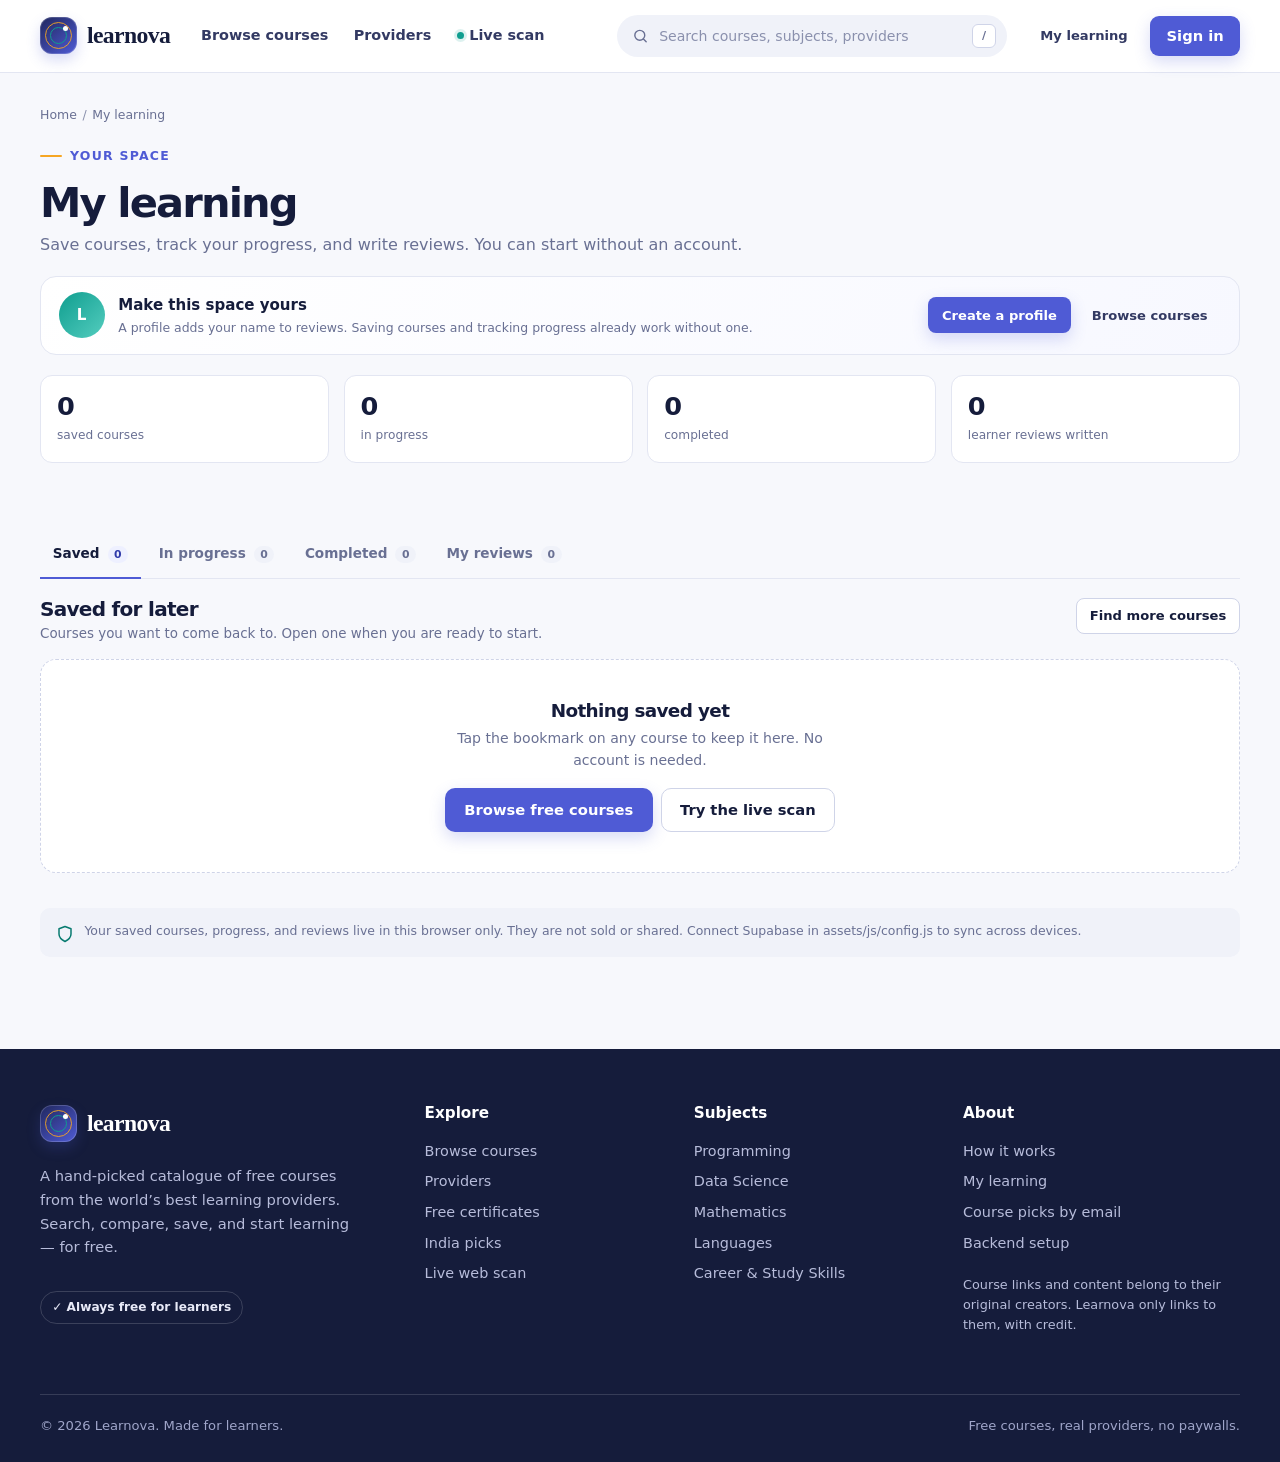
<file: my-learning.html>
<!DOCTYPE html>
<html lang="en">
<head>
  <meta charset="UTF-8" />
  <meta name="viewport" content="width=device-width, initial-scale=1.0" />

  <title>My learning — Learnova</title>
  <meta name="description" content="Your saved courses, learning progress, completed courses, and learner reviews in one place." />
  <meta name="theme-color" content="#151C3B" />
  <link rel="canonical" href="https://mavaletejas6-tiger.github.io/learnova/my-learning.html" />

  <meta property="og:type" content="website" />
  <meta property="og:title" content="My learning — Learnova" />
  <meta property="og:description" content="Your saved courses, progress, and reviews." />
  <meta property="og:url" content="https://mavaletejas6-tiger.github.io/learnova/my-learning.html" />
  <meta name="twitter:card" content="summary" />
  <meta name="robots" content="noindex" />

  <link rel="icon" href="data:image/svg+xml,%3Csvg xmlns='http://www.w3.org/2000/svg' viewBox='0 0 64 64'%3E%3Crect width='64' height='64' rx='16' fill='%231B1F4B'/%3E%3Ccircle cx='32' cy='32' r='8' fill='none' stroke='%234F5BD5' stroke-width='3'/%3E%3Ccircle cx='32' cy='32' r='17' fill='none' stroke='%231FB5A6' stroke-width='2.5' opacity='.8'/%3E%3Ccircle cx='32' cy='32' r='26' fill='none' stroke='%23F6A623' stroke-width='2' opacity='.6'/%3E%3Ccircle cx='44' cy='22' r='3.5' fill='%23F6A623'/%3E%3C/svg%3E" />

  <link rel="stylesheet" href="assets/css/site.css" />
  <script src="assets/js/data.js" defer></script>
  <script src="assets/js/config.js" defer></script>
  <script src="assets/js/site.js" defer></script>
  <script src="assets/js/my-learning.js" defer></script>
</head>

<body data-page="learning">
  <a class="skip-link" href="#main">Skip to main content</a>

  <!-- ===================== HEADER ===================== -->
  <header class="site-header">
    <div class="container header-inner">
      <a class="brand" href="index.html" aria-label="Learnova home">
        <span class="brand-mark" aria-hidden="true"><span class="brand-dot"></span></span>
        <span class="brand-word">learnova</span>
      </a>

      <nav class="main-nav" aria-label="Main navigation">
        <a href="courses.html" data-nav="browse">Browse courses</a>
        <a href="providers.html" data-nav="providers">Providers</a>
        <a href="scan.html" data-nav="scan"><span class="live-dot" aria-hidden="true"></span>Live scan</a>
      </nav>

      <form class="header-search" data-global-search action="courses.html" role="search">
        <div class="search-field">
          <svg class="search-icon" viewBox="0 0 24 24" fill="none" stroke="currentColor" stroke-width="2" stroke-linecap="round" aria-hidden="true"><circle cx="11" cy="11" r="7"></circle><path d="m20 20-3.5-3.5"></path></svg>
          <label class="sr-only" for="headerSearch">Search courses</label>
          <input id="headerSearch" type="search" name="q" placeholder="Search courses, subjects, providers" autocomplete="off" />
          <span class="search-kbd" aria-hidden="true">/</span>
        </div>
      </form>

      <div class="header-actions">
        <a class="btn btn-ghost btn-sm" href="my-learning.html" data-nav="learning">My learning</a>
        <div data-auth-zone></div>
      </div>

      <button class="menu-toggle" id="menuToggle" type="button" aria-expanded="false" aria-controls="mobileMenu" aria-label="Open menu">
        <span></span><span></span><span></span>
      </button>
    </div>

    <div class="mobile-menu" id="mobileMenu">
      <div class="container mobile-menu-inner">
        <form class="header-search" data-global-search action="courses.html" role="search">
          <div class="search-field">
            <svg class="search-icon" viewBox="0 0 24 24" fill="none" stroke="currentColor" stroke-width="2" stroke-linecap="round" aria-hidden="true"><circle cx="11" cy="11" r="7"></circle><path d="m20 20-3.5-3.5"></path></svg>
            <label class="sr-only" for="mobileSearch">Search courses</label>
            <input id="mobileSearch" type="search" name="q" placeholder="Search courses, subjects, providers" autocomplete="off" />
          </div>
        </form>
        <ul class="mobile-menu-links">
          <li><a href="courses.html" data-nav="browse">Browse courses <span aria-hidden="true">→</span></a></li>
          <li><a href="providers.html" data-nav="providers">Providers <span aria-hidden="true">→</span></a></li>
          <li><a href="my-learning.html" data-nav="learning">My learning <span aria-hidden="true">→</span></a></li>
          <li><a href="scan.html" data-nav="scan"><span><span class="live-dot" aria-hidden="true"></span> Live web scan</span><span aria-hidden="true">→</span></a></li>
        </ul>
        <div data-auth-zone></div>
      </div>
    </div>
  </header>

  <main id="main">
    <section class="learning-head">
      <div class="container">
        <nav class="breadcrumbs" aria-label="Breadcrumb">
          <a href="index.html">Home</a>
          <span class="sep" aria-hidden="true">/</span>
          <span aria-current="page">My learning</span>
        </nav>
        <span class="eyebrow">Your space</span>
        <h1>My learning</h1>
        <p id="learningGreeting">Saved courses, progress, and reviews — kept together in one place.</p>

        <div class="learning-profile" id="learningProfile"></div>

        <div class="learning-stats" aria-label="Your learning at a glance">
          <div class="stat-box"><strong id="statSaved">0</strong><span>saved courses</span></div>
          <div class="stat-box"><strong id="statLearning">0</strong><span>in progress</span></div>
          <div class="stat-box"><strong id="statCompleted">0</strong><span>completed</span></div>
          <div class="stat-box"><strong id="statReviews">0</strong><span>learner reviews written</span></div>
        </div>
      </div>
    </section>

    <div class="container learning-body">
      <div class="learning-tabs" role="tablist" aria-label="My learning sections">
        <button class="learning-tab" type="button" role="tab" id="ltab-saved" aria-controls="learningPanel" aria-selected="true" tabindex="0" data-learning-tab="saved">
          Saved <span class="count" id="tabCountSaved">0</span>
        </button>
        <button class="learning-tab" type="button" role="tab" id="ltab-learning" aria-controls="learningPanel" aria-selected="false" tabindex="-1" data-learning-tab="learning">
          In progress <span class="count" id="tabCountLearning">0</span>
        </button>
        <button class="learning-tab" type="button" role="tab" id="ltab-completed" aria-controls="learningPanel" aria-selected="false" tabindex="-1" data-learning-tab="completed">
          Completed <span class="count" id="tabCountCompleted">0</span>
        </button>
        <button class="learning-tab" type="button" role="tab" id="ltab-reviews" aria-controls="learningPanel" aria-selected="false" tabindex="-1" data-learning-tab="reviews">
          My reviews <span class="count" id="tabCountReviews">0</span>
        </button>
      </div>

      <div id="learningPanel" role="tabpanel" aria-labelledby="ltab-saved" aria-live="polite">
        <div class="learning-empty">
          <h2>Loading your courses…</h2>
        </div>
      </div>

      <section class="recent-section" id="recentSection" aria-labelledby="recentTitle" hidden>
        <div class="section-head">
          <div>
            <span class="eyebrow">Pick up where you left off</span>
            <h2 id="recentTitle">Recently viewed</h2>
          </div>
          <a class="link-arrow" href="courses.html">Browse more courses <span aria-hidden="true">→</span></a>
        </div>
        <div class="recent-grid" id="recentGrid"></div>
      </section>

      <div class="learning-privacy">
        <svg viewBox="0 0 24 24" fill="none" stroke="currentColor" stroke-width="2" stroke-linecap="round" stroke-linejoin="round" aria-hidden="true"><path d="M12 22s8-4 8-10V5l-8-3-8 3v7c0 6 8 10 8 10z"></path></svg>
        <p id="privacyNote">Your saved courses and progress are stored in this browser. They are not sold or shared.</p>
      </div>
    </div>
  </main>

  <!-- ===================== FOOTER ===================== -->
  <footer class="site-footer">
    <div class="container">
      <div class="footer-grid">
        <div class="footer-brand">
          <a class="brand" href="index.html" aria-label="Learnova home">
            <span class="brand-mark" aria-hidden="true"><span class="brand-dot"></span></span>
            <span class="brand-word">learnova</span>
          </a>
          <p style="margin-top:.9rem">A hand-picked catalogue of free courses from the world’s best learning providers. Search, compare, save, and start learning — for free.</p>
          <span class="footer-badge">✓ Always free for learners</span>
        </div>

        <div class="footer-col">
          <h4>Explore</h4>
          <ul>
            <li><a href="courses.html">Browse courses</a></li>
            <li><a href="providers.html">Providers</a></li>
            <li><a href="courses.html?certificate=free">Free certificates</a></li>
            <li><a href="courses.html?collection=india-picks">India picks</a></li>
            <li><a href="scan.html">Live web scan</a></li>
          </ul>
        </div>

        <div class="footer-col">
          <h4>Subjects</h4>
          <ul>
            <li><a href="courses.html?subject=programming">Programming</a></li>
            <li><a href="courses.html?subject=data-science">Data Science</a></li>
            <li><a href="courses.html?subject=mathematics">Mathematics</a></li>
            <li><a href="courses.html?subject=languages">Languages</a></li>
            <li><a href="courses.html?subject=career">Career &amp; Study Skills</a></li>
          </ul>
        </div>

        <div class="footer-col">
          <h4>About</h4>
          <ul>
            <li><a href="index.html#how">How it works</a></li>
            <li><a href="my-learning.html">My learning</a></li>
            <li><a href="index.html#newsletter">Course picks by email</a></li>
            <li><a href="supabase/README.md">Backend setup</a></li>
          </ul>
          <p style="margin-top:1rem;font-size:.8rem">Course links and content belong to their original creators. Learnova only links to them, with credit.</p>
        </div>
      </div>

      <div class="footer-bottom">
        <span>© <span id="year"></span> Learnova. Made for learners.</span>
        <span>Free courses, real providers, no paywalls.</span>
      </div>
    </div>
  </footer>
</body>
</html>
</file>
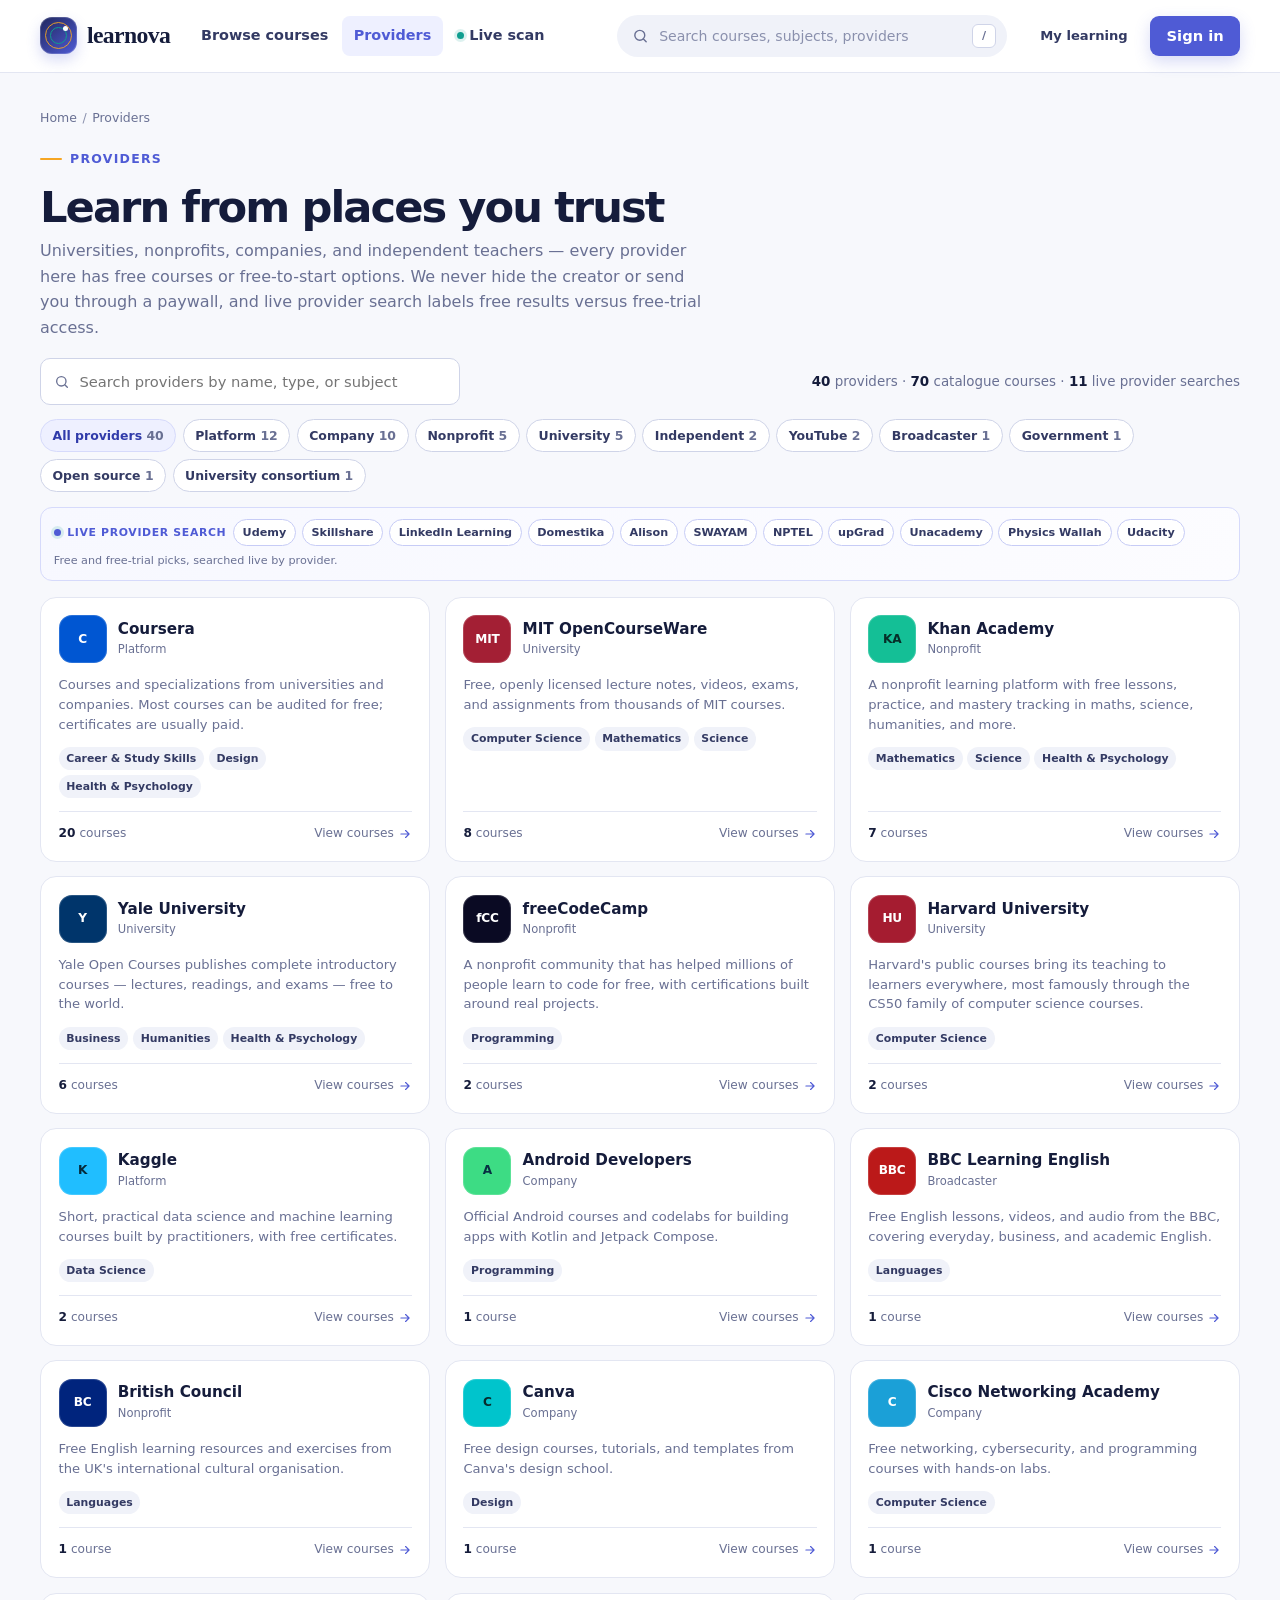
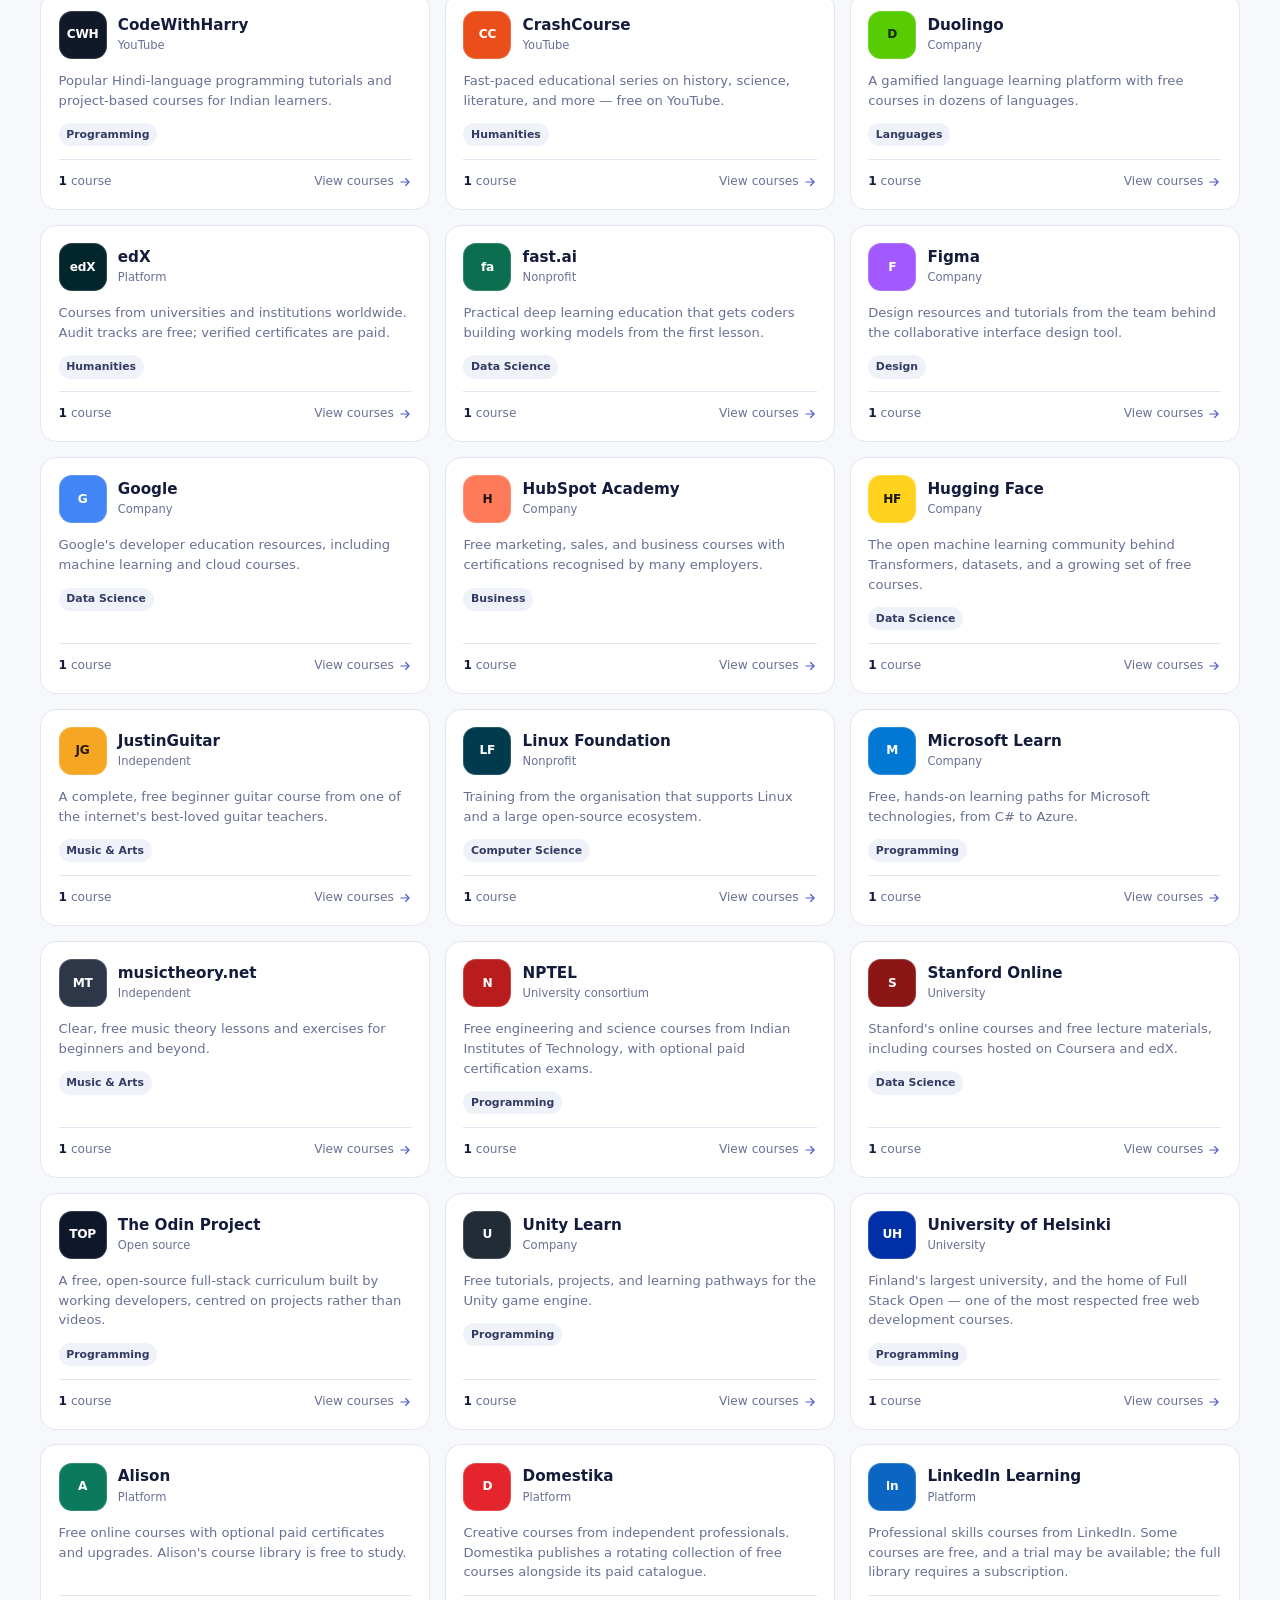
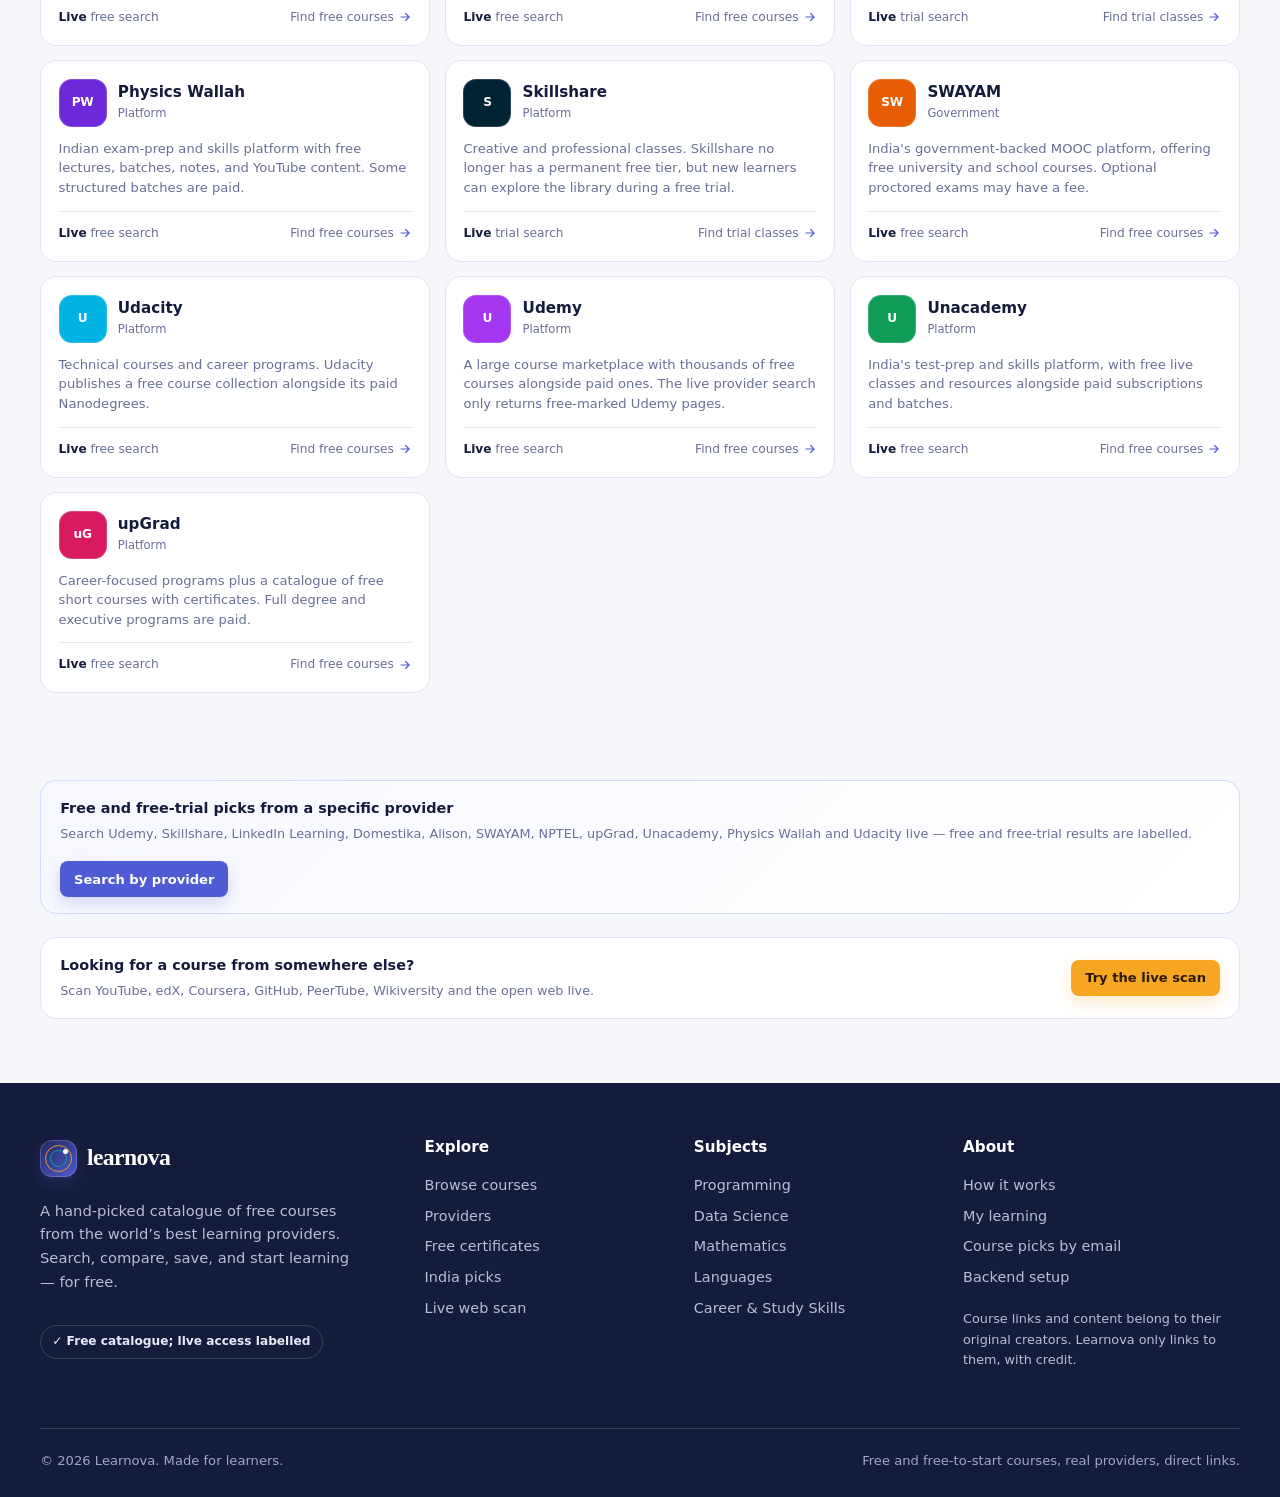
<file: providers.html>
<!DOCTYPE html>
<html lang="en">
<head>
  <meta charset="UTF-8" />
  <meta name="viewport" content="width=device-width, initial-scale=1.0" />

  <title>Course providers — Learnova</title>
  <meta name="description" content="Browse 40 course providers on Learnova, including Harvard, MIT, freeCodeCamp, Khan Academy, Coursera, edX, Google, NPTEL, Udemy, Skillshare, Alison, SWAYAM, upGrad, Unacademy, Physics Wallah and more. Search free courses and free trials live." />
  <meta name="theme-color" content="#151C3B" />
  <link rel="canonical" href="https://mavaletejas6-tiger.github.io/learnova/providers.html" />

  <meta property="og:type" content="website" />
  <meta property="og:title" content="Course providers — Learnova" />
  <meta property="og:description" content="Universities, nonprofits, companies, and independent teachers with free courses and free-to-start options." />
  <meta property="og:url" content="https://mavaletejas6-tiger.github.io/learnova/providers.html" />
  <meta name="twitter:card" content="summary" />

  <link rel="icon" href="data:image/svg+xml,%3Csvg xmlns='http://www.w3.org/2000/svg' viewBox='0 0 64 64'%3E%3Crect width='64' height='64' rx='16' fill='%231B1F4B'/%3E%3Ccircle cx='32' cy='32' r='8' fill='none' stroke='%234F5BD5' stroke-width='3'/%3E%3Ccircle cx='32' cy='32' r='17' fill='none' stroke='%231FB5A6' stroke-width='2.5' opacity='.8'/%3E%3Ccircle cx='32' cy='32' r='26' fill='none' stroke='%23F6A623' stroke-width='2' opacity='.6'/%3E%3Ccircle cx='44' cy='22' r='3.5' fill='%23F6A623'/%3E%3C/svg%3E" />

  <link rel="stylesheet" href="assets/css/site.css" />
  <script src="assets/js/data.js" defer></script>
  <script src="assets/js/config.js" defer></script>
  <script src="assets/js/site.js" defer></script>
  <script src="assets/js/providers.js" defer></script>
</head>

<body data-page="providers">
  <a class="skip-link" href="#main">Skip to main content</a>

  <!-- ===================== HEADER ===================== -->
  <header class="site-header">
    <div class="container header-inner">
      <a class="brand" href="index.html" aria-label="Learnova home">
        <span class="brand-mark" aria-hidden="true"><span class="brand-dot"></span></span>
        <span class="brand-word">learnova</span>
      </a>

      <nav class="main-nav" aria-label="Main navigation">
        <a href="courses.html" data-nav="browse">Browse courses</a>
        <a href="providers.html" data-nav="providers">Providers</a>
        <a href="scan.html" data-nav="scan"><span class="live-dot" aria-hidden="true"></span>Live scan</a>
      </nav>

      <form class="header-search" data-global-search action="courses.html" role="search">
        <div class="search-field">
          <svg class="search-icon" viewBox="0 0 24 24" fill="none" stroke="currentColor" stroke-width="2" stroke-linecap="round" aria-hidden="true"><circle cx="11" cy="11" r="7"></circle><path d="m20 20-3.5-3.5"></path></svg>
          <label class="sr-only" for="headerSearch">Search courses</label>
          <input id="headerSearch" type="search" name="q" placeholder="Search courses, subjects, providers" autocomplete="off" />
          <span class="search-kbd" aria-hidden="true">/</span>
        </div>
      </form>

      <div class="header-actions">
        <a class="btn btn-ghost btn-sm" href="my-learning.html" data-nav="learning">My learning</a>
        <div data-auth-zone></div>
      </div>

      <button class="menu-toggle" id="menuToggle" type="button" aria-expanded="false" aria-controls="mobileMenu" aria-label="Open menu">
        <span></span><span></span><span></span>
      </button>
    </div>

    <div class="mobile-menu" id="mobileMenu">
      <div class="container mobile-menu-inner">
        <form class="header-search" data-global-search action="courses.html" role="search">
          <div class="search-field">
            <svg class="search-icon" viewBox="0 0 24 24" fill="none" stroke="currentColor" stroke-width="2" stroke-linecap="round" aria-hidden="true"><circle cx="11" cy="11" r="7"></circle><path d="m20 20-3.5-3.5"></path></svg>
            <label class="sr-only" for="mobileSearch">Search courses</label>
            <input id="mobileSearch" type="search" name="q" placeholder="Search courses, subjects, providers" autocomplete="off" />
          </div>
        </form>
        <ul class="mobile-menu-links">
          <li><a href="courses.html" data-nav="browse">Browse courses <span aria-hidden="true">→</span></a></li>
          <li><a href="providers.html" data-nav="providers">Providers <span aria-hidden="true">→</span></a></li>
          <li><a href="my-learning.html" data-nav="learning">My learning <span aria-hidden="true">→</span></a></li>
          <li><a href="scan.html" data-nav="scan"><span><span class="live-dot" aria-hidden="true"></span> Live web scan</span><span aria-hidden="true">→</span></a></li>
        </ul>
        <div data-auth-zone></div>
      </div>
    </div>
  </header>

  <main id="main">
    <section class="providers-head">
      <div class="container">
        <nav class="breadcrumbs" aria-label="Breadcrumb">
          <a href="index.html">Home</a>
          <span class="sep" aria-hidden="true">/</span>
          <span aria-current="page">Providers</span>
        </nav>
        <span class="eyebrow">Providers</span>
        <h1>Learn from places you trust</h1>
        <p>
          Universities, nonprofits, companies, and independent teachers — every provider here has
          free courses or free-to-start options. We never hide the creator or send you through a paywall,
          and live provider search labels free results versus free-trial access.
        </p>

        <div class="provider-directory-bar">
          <div class="provider-search">
            <svg viewBox="0 0 24 24" fill="none" stroke="currentColor" stroke-width="2" stroke-linecap="round" aria-hidden="true"><circle cx="11" cy="11" r="7"></circle><path d="m20 20-3.5-3.5"></path></svg>
            <label class="sr-only" for="providerSearch">Search providers</label>
            <input id="providerSearch" type="search" placeholder="Search providers by name, type, or subject" autocomplete="off" />
          </div>
          <p class="provider-count" id="providerCount" role="status" aria-live="polite"></p>
        </div>

        <div class="provider-filters" id="providerFilters" aria-label="Filter providers by type"></div>
        <div class="provider-live-bar" id="providerLiveBar" aria-label="Search provider courses live"></div>
      </div>
    </section>

    <div class="container">
      <div class="provider-grid" id="providerGrid"></div>

      <div class="empty-state" id="providerEmpty" hidden>
        <span class="empty-icon" aria-hidden="true">🏫</span>
        <h2>No provider matches</h2>
        <p>Try a different search or clear the type filter to see all providers.</p>
        <div class="empty-actions">
          <button class="btn btn-outline" type="button" id="clearProviderSearch">Clear search</button>
          <a class="btn btn-primary" href="courses.html">Browse every course</a>
        </div>
      </div>

      <div class="scan-callout provider-live-callout">
        <div>
          <strong>Free and free-trial picks from a specific provider</strong>
          <span>Search Udemy, Skillshare, LinkedIn Learning, Domestika, Alison, SWAYAM, NPTEL, upGrad, Unacademy, Physics Wallah and Udacity live — free and free-trial results are labelled.</span>
        </div>
        <a class="btn btn-primary btn-sm" href="courses.html#liveCourses">Search by provider</a>
      </div>

      <div class="scan-callout provider-scan-callout">
        <div>
          <strong>Looking for a course from somewhere else?</strong>
          <span>Scan YouTube, edX, Coursera, GitHub, PeerTube, Wikiversity and the open web live.</span>
        </div>
        <a class="btn btn-amber btn-sm" href="scan.html">Try the live scan</a>
      </div>
    </div>
  </main>

  <!-- ===================== FOOTER ===================== -->
  <footer class="site-footer">
    <div class="container">
      <div class="footer-grid">
        <div class="footer-brand">
          <a class="brand" href="index.html" aria-label="Learnova home">
            <span class="brand-mark" aria-hidden="true"><span class="brand-dot"></span></span>
            <span class="brand-word">learnova</span>
          </a>
          <p style="margin-top:.9rem">A hand-picked catalogue of free courses from the world’s best learning providers. Search, compare, save, and start learning — for free.</p>
          <span class="footer-badge">✓ Free catalogue; live access labelled</span>
        </div>

        <div class="footer-col">
          <h4>Explore</h4>
          <ul>
            <li><a href="courses.html">Browse courses</a></li>
            <li><a href="providers.html">Providers</a></li>
            <li><a href="courses.html?certificate=free">Free certificates</a></li>
            <li><a href="courses.html?collection=india-picks">India picks</a></li>
            <li><a href="scan.html">Live web scan</a></li>
          </ul>
        </div>

        <div class="footer-col">
          <h4>Subjects</h4>
          <ul>
            <li><a href="courses.html?subject=programming">Programming</a></li>
            <li><a href="courses.html?subject=data-science">Data Science</a></li>
            <li><a href="courses.html?subject=mathematics">Mathematics</a></li>
            <li><a href="courses.html?subject=languages">Languages</a></li>
            <li><a href="courses.html?subject=career">Career &amp; Study Skills</a></li>
          </ul>
        </div>

        <div class="footer-col">
          <h4>About</h4>
          <ul>
            <li><a href="index.html#how">How it works</a></li>
            <li><a href="my-learning.html">My learning</a></li>
            <li><a href="index.html#newsletter">Course picks by email</a></li>
            <li><a href="supabase/README.md">Backend setup</a></li>
          </ul>
          <p style="margin-top:1rem;font-size:.8rem">Course links and content belong to their original creators. Learnova only links to them, with credit.</p>
        </div>
      </div>

      <div class="footer-bottom">
        <span>© <span id="year"></span> Learnova. Made for learners.</span>
        <span>Free and free-to-start courses, real providers, direct links.</span>
      </div>
    </div>
  </footer>
</body>
</html>
</file>
<file: assets/css/site.css>
/* ============================================================
   LEARNOVA — shared stylesheet for the course catalogue
   Sections:
     1. tokens + base
     2. buttons, badges, forms
     3. header + search
     4. footer
     5. homepage
     6. course cards
     7. browse page
     8. course detail page
     9. my learning + providers
    10. modals, toast, empty states
    11. responsive + reduced motion
   ============================================================ */

/* ---------- 1. Tokens + base ---------- */
:root {
  --ink: #151C3B;
  --ink-soft: #333A63;
  --muted: #697093;
  --muted-2: #8A90AD;
  --line: #E3E6F2;
  --line-strong: #CFD4E8;
  --bg: #F7F8FC;
  --surface: #FFFFFF;
  --surface-2: #F0F2F9;
  --surface-3: #E9ECF7;

  --indigo: #4F5BD5;
  --indigo-dark: #3D48C4;
  --indigo-soft: #EEF0FF;
  --indigo-line: #D6DAFB;
  --amber: #F6A623;
  --amber-dark: #C87E00;
  --amber-soft: #FFF6E5;
  --teal: #0F9E8F;
  --teal-dark: #087B70;
  --teal-soft: #E7F8F5;
  --rose: #D6336C;
  --rose-soft: #FDECF2;
  --navy: #151C3B;

  --radius-sm: 10px;
  --radius: 16px;
  --radius-lg: 24px;
  --shadow-sm: 0 1px 2px rgba(21, 28, 59, .05);
  --shadow: 0 10px 30px rgba(21, 28, 59, .08);
  --shadow-lg: 0 24px 60px rgba(21, 28, 59, .14);

  --maxw: 1200px;
  --font-body: "Inter", "Segoe UI", system-ui, -apple-system, BlinkMacSystemFont, sans-serif;
  --font-display: "Cambria", "Georgia", "Times New Roman", serif;
}

*, *::before, *::after { box-sizing: border-box; }
[hidden] { display: none !important; }

html { scroll-behavior: smooth; -webkit-text-size-adjust: 100%; }

body {
  margin: 0;
  font-family: var(--font-body);
  font-size: 16px;
  line-height: 1.6;
  color: var(--ink);
  background: var(--bg);
  -webkit-font-smoothing: antialiased;
  text-rendering: optimizeLegibility;
}

h1, h2, h3, h4, h5 {
  margin: 0 0 .5em;
  color: var(--ink);
  font-family: var(--font-body);
  font-weight: 800;
  line-height: 1.18;
  letter-spacing: -.02em;
}
h1 { font-size: clamp(2rem, 4vw, 3.35rem); letter-spacing: -.045em; }
h2 { font-size: clamp(1.55rem, 2.8vw, 2.25rem); letter-spacing: -.035em; }
h3 { font-size: 1.15rem; }
p { margin: 0 0 1rem; }
a { color: var(--indigo); text-decoration-thickness: 1px; text-underline-offset: 2px; }
a:hover { color: var(--indigo-dark); }
img { max-width: 100%; display: block; }
ul, ol { margin: 0; padding-left: 1.2rem; }
button, input, select, textarea { font: inherit; }
button { color: inherit; }

::selection { background: rgba(79, 91, 213, .18); }

:focus-visible {
  outline: 3px solid var(--amber);
  outline-offset: 2px;
  border-radius: 4px;
}

section { scroll-margin-top: 90px; }

.container { width: min(100% - 2.5rem, var(--maxw)); margin-inline: auto; }
.section { padding: 68px 0; }
.section--tight { padding: 46px 0; }
.section--alt { background: var(--surface); border-block: 1px solid var(--line); }
.eyebrow {
  display: inline-flex; align-items: center; gap: .5rem;
  font-size: .78rem; font-weight: 800; letter-spacing: .1em;
  text-transform: uppercase; color: var(--indigo); margin-bottom: .8rem;
}
.eyebrow::before { content: ""; width: 22px; height: 2px; background: var(--amber); border-radius: 2px; }
.lede { color: var(--muted); font-size: 1.06rem; max-width: 62ch; }
.muted { color: var(--muted); }
.small { font-size: .86rem; }
.center { text-align: center; }
.nowrap { white-space: nowrap; }
.sr-only {
  position: absolute !important; width: 1px !important; height: 1px !important;
  padding: 0 !important; margin: -1px !important; overflow: hidden !important;
  clip: rect(0, 0, 0, 0) !important; white-space: nowrap !important; border: 0 !important;
}
.skip-link {
  position: fixed; left: 12px; top: -80px; z-index: 200;
  background: var(--navy); color: #fff; padding: .65rem 1rem;
  border-radius: 0 0 10px 10px; text-decoration: none; font-weight: 700;
  transition: top .15s ease;
}
.skip-link:focus { top: 0; color: #fff; }

/* ---------- 2. Buttons, badges, forms ---------- */
.btn {
  display: inline-flex; align-items: center; justify-content: center; gap: .5rem;
  min-height: 44px; padding: .68rem 1.15rem;
  border: 1px solid transparent; border-radius: 10px;
  font-family: var(--font-body); font-size: .92rem; font-weight: 700;
  line-height: 1.2; text-align: center; text-decoration: none; cursor: pointer;
  transition: background .16s ease, border-color .16s ease, color .16s ease, transform .16s ease, box-shadow .16s ease;
  white-space: nowrap;
}
.btn:hover { transform: translateY(-1px); }
.btn:active { transform: translateY(0); }
.btn-primary { background: var(--indigo); color: #fff; box-shadow: 0 6px 16px rgba(79, 91, 213, .22); }
.btn-primary:hover { background: var(--indigo-dark); color: #fff; }
.btn-amber { background: var(--amber); color: #2A1B00; box-shadow: 0 6px 16px rgba(246, 166, 35, .24); }
.btn-amber:hover { background: #FFB43A; color: #2A1B00; }
.btn-outline { background: var(--surface); color: var(--ink); border-color: var(--line-strong); }
.btn-outline:hover { border-color: var(--indigo); color: var(--indigo); background: #fff; }
.btn-ghost { background: transparent; color: var(--ink-soft); }
.btn-ghost:hover { background: var(--surface-2); color: var(--ink); }
.btn-light { background: var(--surface-2); color: var(--ink); }
.btn-light:hover { background: var(--surface-3); color: var(--ink); }
.btn-sm { min-height: 36px; padding: .42rem .8rem; font-size: .82rem; border-radius: 8px; }
.btn-lg { min-height: 54px; padding: .85rem 1.5rem; font-size: 1rem; border-radius: 12px; }
.btn-block { width: 100%; }
.btn-icon { width: 42px; height: 42px; padding: 0; border-radius: 50%; }
.btn[disabled], .btn[aria-disabled="true"] { opacity: .55; cursor: not-allowed; transform: none; }

.badge {
  display: inline-flex; align-items: center; gap: .32rem;
  padding: .24rem .6rem; border-radius: 999px;
  border: 1px solid transparent;
  font-size: .72rem; font-weight: 800; letter-spacing: .045em;
  line-height: 1.35; text-transform: uppercase; white-space: nowrap;
}
.badge svg { width: 12px; height: 12px; }
.badge-free { background: var(--teal-soft); color: var(--teal-dark); border-color: #BDEBE3; }
.badge-audit { background: var(--indigo-soft); color: #303BAA; border-color: var(--indigo-line); }
.badge-cert { background: var(--amber-soft); color: #8A5A00; border-color: #F5DCA9; }
.badge-cert-paid { background: #FFF0F4; color: #A61E4D; border-color: #F6CAD7; }
.badge-none { background: var(--surface-2); color: var(--muted); border-color: var(--line); }
.badge-new { background: var(--rose-soft); color: #A61E4D; border-color: #F6CAD7; }
.badge-level { background: #F2F4FA; color: var(--ink-soft); border-color: var(--line); text-transform: none; letter-spacing: 0; }

label { display: block; margin-bottom: .35rem; font-size: .85rem; font-weight: 700; color: var(--ink-soft); }

.input, .textarea, .select,
input[type="text"], input[type="email"], input[type="search"], input[type="url"], textarea, select {
  width: 100%; padding: .68rem .8rem;
  color: var(--ink); background: var(--surface);
  border: 1px solid var(--line-strong); border-radius: var(--radius-sm);
  font-family: var(--font-body); font-size: .92rem;
  transition: border-color .15s ease, box-shadow .15s ease;
}
.input:focus, .textarea:focus, .select:focus,
input[type="text"]:focus, input[type="email"]:focus, input[type="search"]:focus,
input[type="url"]:focus, textarea:focus, select:focus {
  outline: none; border-color: var(--indigo);
  box-shadow: 0 0 0 3px rgba(79, 91, 213, .14);
}
.textarea, textarea { min-height: 120px; resize: vertical; }
.field { margin-bottom: 1rem; }
.form-note { margin: .35rem 0 0; color: var(--muted); font-size: .82rem; line-height: 1.5; }
.form-msg {
  display: none; margin: 1rem 0 0; padding: .7rem .9rem;
  border: 1px solid #BDEBE3; border-radius: var(--radius-sm);
  background: var(--teal-soft); color: var(--teal-dark);
  font-size: .9rem; font-weight: 600;
}
.form-msg.show { display: block; }
.form-msg.error { background: #FDECEC; border-color: #F3C9C9; color: #9A3F3F; }
.form-row { display: grid; gap: .9rem; }
.checkline { display: flex; align-items: flex-start; gap: .55rem; font-size: .88rem; color: var(--ink-soft); }
.checkline input { margin-top: .22rem; accent-color: var(--indigo); }

/* ---------- 3. Header + search ---------- */
.site-header {
  position: sticky; top: 0; z-index: 70;
  background: rgba(255, 255, 255, .94);
  border-bottom: 1px solid var(--line);
  backdrop-filter: blur(14px);
  -webkit-backdrop-filter: blur(14px);
}
.header-inner {
  display: flex; align-items: center; gap: 1.2rem;
  min-height: 72px;
}
.brand {
  display: inline-flex; align-items: center; gap: .62rem;
  flex: 0 0 auto; color: var(--ink); text-decoration: none;
}
.brand:hover { color: var(--ink); }
.brand-mark {
  position: relative; width: 37px; height: 37px; flex: 0 0 37px;
  border-radius: 12px;
  background: linear-gradient(140deg, #20275E, #4F5BD5);
  box-shadow: inset 0 0 0 1px rgba(255,255,255,.18), 0 6px 14px rgba(79,91,213,.22);
}
.brand-mark::before, .brand-mark::after {
  content: ""; position: absolute; inset: 0; margin: auto; border-radius: 50%;
  border: 1.8px solid var(--teal);
}
.brand-mark::before { width: 17px; height: 17px; }
.brand-mark::after { width: 27px; height: 27px; border-color: var(--amber); opacity: .9; }
.brand-dot { position: absolute; width: 5px; height: 5px; border-radius: 50%; background: #fff; top: 9px; right: 9px; }
.brand-word {
  font-family: var(--font-display);
  font-size: 1.48rem; font-weight: 700; letter-spacing: -.025em;
}
.main-nav { display: flex; align-items: center; gap: .15rem; }
.main-nav a {
  display: inline-flex; align-items: center; gap: .35rem;
  padding: .5rem .72rem; border-radius: 8px;
  color: var(--ink-soft); font-size: .9rem; font-weight: 650;
  text-decoration: none; white-space: nowrap;
  transition: background .15s ease, color .15s ease;
}
.main-nav a:hover { background: var(--surface-2); color: var(--ink); }
.main-nav a.active { color: var(--indigo); background: var(--indigo-soft); }
.live-dot {
  width: 7px; height: 7px; border-radius: 50%; background: var(--teal);
  box-shadow: 0 0 0 3px rgba(15, 158, 143, .14);
}
.header-search {
  position: relative; flex: 1 1 300px; max-width: 390px; margin-left: auto;
}
.header-search .search-field {
  position: relative; display: flex; align-items: center;
}
.header-search input {
  height: 42px; padding: 0 3.6rem 0 2.55rem;
  border-radius: 999px; border: 1px solid transparent;
  background: var(--surface-2); font-size: .88rem;
}
.header-search input::placeholder { color: var(--muted-2); }
.header-search input:focus {
  background: #fff; border-color: var(--indigo-line);
  box-shadow: 0 0 0 3px rgba(79,91,213,.12);
}
.search-icon {
  position: absolute; left: .9rem; top: 50%; transform: translateY(-50%);
  width: 17px; height: 17px; color: var(--muted); pointer-events: none;
}
.search-kbd {
  position: absolute; right: .7rem; top: 50%; transform: translateY(-50%);
  display: inline-flex; align-items: center; justify-content: center;
  width: 24px; height: 24px; border-radius: 6px;
  border: 1px solid var(--line-strong); background: #fff;
  color: var(--muted); font-size: .7rem; font-weight: 700; pointer-events: none;
}
.header-actions { display: flex; align-items: center; gap: .55rem; flex: 0 0 auto; }
.header-actions .btn-primary { min-height: 40px; padding: .5rem .95rem; border-radius: 9px; }
.user-chip {
  display: inline-flex; align-items: center; gap: .45rem;
  max-width: 170px; padding: .3rem .65rem .3rem .35rem;
  border: 1px solid var(--line); border-radius: 999px;
  background: var(--surface); color: var(--ink); text-decoration: none;
  font-size: .82rem; font-weight: 700;
}
.user-chip:hover { color: var(--indigo); border-color: var(--indigo-line); }
.user-chip .avatar { width: 28px; height: 28px; font-size: .72rem; }
.user-chip .name { overflow: hidden; text-overflow: ellipsis; white-space: nowrap; }
.menu-toggle {
  display: none; width: 42px; height: 42px;
  border: 1px solid var(--line); border-radius: 10px;
  background: var(--surface); cursor: pointer;
  align-items: center; justify-content: center;
}
.menu-toggle span { display: block; width: 18px; height: 2px; background: var(--ink); margin: 2.5px auto; border-radius: 2px; transition: .2s; }
.menu-toggle[aria-expanded="true"] span:nth-child(1) { transform: translateY(6.5px) rotate(45deg); }
.menu-toggle[aria-expanded="true"] span:nth-child(2) { opacity: 0; }
.menu-toggle[aria-expanded="true"] span:nth-child(3) { transform: translateY(-6.5px) rotate(-45deg); }
.mobile-menu {
  display: none; background: #fff; border-top: 1px solid var(--line);
  box-shadow: var(--shadow);
}
.mobile-menu.open { display: block; }
.mobile-menu-inner { padding: .9rem 0 1.3rem; }
.mobile-menu .header-search { max-width: none; margin: 0 0 .8rem; }
.mobile-menu-links { list-style: none; padding: 0; margin: 0 0 .9rem; }
.mobile-menu-links a {
  display: flex; align-items: center; justify-content: space-between;
  padding: .72rem .2rem; border-bottom: 1px solid var(--line);
  color: var(--ink); text-decoration: none; font-weight: 650;
}
.mobile-menu-links a.active { color: var(--indigo); }

/* Search suggestions */
.search-suggest {
  position: absolute; left: 0; right: 0; top: calc(100% + 8px);
  z-index: 100; display: none;
  background: #fff; border: 1px solid var(--line); border-radius: 14px;
  box-shadow: var(--shadow-lg); overflow: hidden;
  max-height: min(70vh, 520px); overflow-y: auto;
}
.search-suggest.open { display: block; }
.suggest-group { padding: .45rem 0; }
.suggest-group + .suggest-group { border-top: 1px solid var(--line); }
.suggest-label {
  padding: .42rem .9rem .28rem;
  font-size: .68rem; font-weight: 800; letter-spacing: .09em;
  text-transform: uppercase; color: var(--muted-2);
}
.suggest-item {
  display: flex; align-items: center; gap: .7rem;
  padding: .52rem .9rem; color: var(--ink); text-decoration: none;
  transition: background .12s ease;
}
.suggest-item:hover, .suggest-item.active { background: var(--surface-2); color: var(--ink); }
.suggest-cover {
  width: 46px; height: 36px; flex: 0 0 46px; border-radius: 7px;
  display: grid; place-items: center; font-size: 1.05rem;
  background: linear-gradient(135deg, var(--c1, #1B1F4B), var(--c2, #4F5BD5));
  color: #fff;
}
.suggest-info { min-width: 0; line-height: 1.25; }
.suggest-title { display: block; overflow: hidden; text-overflow: ellipsis; white-space: nowrap; font-size: .86rem; font-weight: 700; }
.suggest-meta { display: block; margin-top: .1rem; color: var(--muted); font-size: .74rem; }
.suggest-empty { padding: 1.1rem .9rem; color: var(--muted); font-size: .88rem; }
.suggest-footer {
  display: flex; align-items: center; justify-content: space-between; gap: .6rem;
  padding: .65rem .9rem; border-top: 1px solid var(--line);
  background: var(--surface-2); font-size: .8rem; color: var(--muted);
}
.suggest-footer a { font-weight: 700; text-decoration: none; }
.suggest-scan {
  padding: .1rem .6rem .65rem;
  border-top: 1px solid var(--line);
  background: linear-gradient(135deg, #F8F9FF, #F2FBF8);
}
.suggest-scan .suggest-label { padding-left: .35rem; color: var(--indigo); }
.suggest-scan-link {
  display: flex; align-items: center; gap: .65rem;
  padding: .62rem .68rem;
  border: 1px solid var(--indigo-line); border-radius: 10px;
  background: #fff; color: var(--ink); text-decoration: none;
  transition: border-color .15s ease, box-shadow .15s ease;
}
.suggest-scan-link:hover,
.suggest-scan-link:focus-visible,
.suggest-scan-link.active {
  border-color: var(--indigo); color: var(--ink);
  box-shadow: 0 4px 14px rgba(79,91,213,.10);
}
.suggest-scan-icon {
  display: grid; place-items: center; flex: 0 0 34px;
  width: 34px; height: 34px; border-radius: 10px;
  background: var(--teal-soft);
}
.suggest-scan-copy { flex: 1 1 auto; min-width: 0; line-height: 1.3; }
.suggest-scan-copy strong {
  display: block; overflow: hidden; text-overflow: ellipsis; white-space: nowrap;
  color: var(--ink); font-size: .82rem; font-weight: 800;
}
.suggest-scan-copy span { display: block; margin-top: .12rem; color: var(--muted); font-size: .72rem; }
.suggest-scan-arrow { flex: 0 0 auto; color: var(--indigo); font-weight: 800; }

/* ---------- 4. Footer ---------- */
.site-footer {
  margin-top: 20px; padding: 56px 0 26px;
  background: var(--navy); color: #C6CAE6;
}
.site-footer .brand { color: #fff; }
.site-footer .brand-word { color: #fff; }
.site-footer p, .site-footer li { color: #B7BCDA; }
.footer-grid { display: grid; grid-template-columns: 1.5fr 1fr 1fr 1.2fr; gap: 2.4rem; }
.footer-brand p { max-width: 34ch; font-size: .92rem; }
.footer-col h4 { color: #fff; margin: 0 0 .8rem; font-size: .95rem; letter-spacing: 0; }
.footer-col ul { list-style: none; padding: 0; margin: 0; }
.footer-col a {
  display: inline-block; padding: .24rem 0; color: #B7BCDA;
  text-decoration: none; font-size: .9rem;
}
.footer-col a:hover { color: #fff; text-decoration: underline; }
.footer-badge {
  display: inline-flex; align-items: center; gap: .4rem; margin-top: 1rem;
  padding: .38rem .7rem; border-radius: 999px;
  border: 1px solid rgba(255,255,255,.16); color: #E8EAF8;
  font-size: .76rem; font-weight: 600;
}
.footer-bottom {
  display: flex; flex-wrap: wrap; align-items: center; justify-content: space-between;
  gap: .8rem; margin-top: 2.6rem; padding-top: 1.3rem;
  border-top: 1px solid rgba(255,255,255,.14);
  color: #9FA5C9; font-size: .82rem;
}

/* ---------- 5. Homepage ---------- */
.hero {
  position: relative; overflow: hidden;
  padding: 66px 0 62px;
  background:
    radial-gradient(900px 460px at 88% 2%, rgba(79, 91, 213, .14), transparent 64%),
    radial-gradient(720px 420px at 4% 96%, rgba(15, 158, 143, .11), transparent 64%),
    linear-gradient(180deg, #FBFBFE 0%, #F5F7FC 100%);
  border-bottom: 1px solid var(--line);
}
.hero::before {
  content: ""; position: absolute; inset: 0; pointer-events: none;
  background-image: radial-gradient(rgba(21,28,59,.06) 1px, transparent 1px);
  background-size: 22px 22px;
  mask-image: linear-gradient(180deg, rgba(0,0,0,.35), transparent 70%);
  -webkit-mask-image: linear-gradient(180deg, rgba(0,0,0,.35), transparent 70%);
}
.hero-inner { position: relative; display: grid; grid-template-columns: 1.08fr .92fr; gap: 54px; align-items: center; }
.hero-copy { max-width: 650px; }
.hero h1 { font-size: clamp(2.55rem, 5.1vw, 4.25rem); line-height: 1.04; letter-spacing: -.052em; margin-bottom: 1rem; }
.hero h1 em { font-style: normal; color: var(--indigo); position: relative; white-space: nowrap; }
.hero h1 em::after {
  content: ""; position: absolute; left: 0; right: 0; bottom: .07em; height: .12em;
  border-radius: 999px; background: rgba(246, 166, 35, .42); z-index: -1;
}
.hero .lede { max-width: 54ch; font-size: 1.08rem; }
.hero-search-wrap { margin-top: 1.6rem; }
.hero-search {
  position: relative; display: flex; align-items: center; gap: .45rem;
  max-width: 640px; padding: .32rem .32rem .32rem 1.1rem;
  background: #fff; border: 1px solid var(--line-strong); border-radius: 15px;
  box-shadow: 0 14px 38px rgba(21,28,59,.10);
  transition: border-color .15s ease, box-shadow .15s ease;
}
.hero-search:focus-within { border-color: var(--indigo); box-shadow: 0 14px 42px rgba(79,91,213,.18), 0 0 0 3px rgba(79,91,213,.10); }
.hero-search .search-icon { position: static; transform: none; width: 19px; height: 19px; flex: 0 0 19px; color: var(--muted); }
.hero-search input {
  flex: 1; min-width: 0; height: 54px; padding: 0 .25rem;
  border: 0; background: transparent; box-shadow: none;
  font-size: 1rem;
}
.hero-search input:focus { box-shadow: none; border: 0; }
.hero-search .btn { height: 50px; padding-inline: 1.4rem; border-radius: 11px; }
.hero-search .search-suggest { left: 0; right: 0; }
.hero-trends { display: flex; flex-wrap: wrap; align-items: center; gap: .45rem; margin-top: .85rem; font-size: .82rem; color: var(--muted); }
.hero-trends span { font-weight: 700; color: var(--ink-soft); }
.trend-chip {
  display: inline-flex; align-items: center; gap: .3rem;
  padding: .3rem .62rem; border: 1px solid var(--line); border-radius: 999px;
  background: rgba(255,255,255,.75); color: var(--ink-soft);
  font-size: .78rem; font-weight: 600; text-decoration: none;
}
.trend-chip:hover { background: #fff; border-color: var(--indigo-line); color: var(--indigo); }
.trend-chip--new {
  border-color: #F1D6A2; background: var(--amber-soft); color: var(--amber-dark);
}
.trend-chip--new:hover { border-color: var(--amber); background: #FFF1D2; color: var(--amber-dark); }
.hero-stats { display: flex; flex-wrap: wrap; gap: 1.5rem; margin-top: 1.65rem; }
.hero-stat strong { display: block; font-size: 1.15rem; color: var(--ink); letter-spacing: -.02em; }
.hero-stat span { font-size: .78rem; color: var(--muted); }
.hero-stat + .hero-stat { padding-left: 1.5rem; border-left: 1px solid var(--line-strong); }

.hero-art { position: relative; min-height: 430px; display: grid; place-items: center; }
.hero-glow {
  position: absolute; width: 390px; height: 390px; border-radius: 50%;
  background: radial-gradient(circle, rgba(79,91,213,.22), rgba(31,181,166,.10) 55%, transparent 72%);
  filter: blur(6px);
}
.hero-browser {
  position: relative; z-index: 2; width: min(100%, 440px);
  background: #fff; border: 1px solid var(--line); border-radius: 20px;
  box-shadow: var(--shadow-lg); overflow: hidden; transform: rotate(-2.2deg);
}
.hero-browser-top {
  display: flex; align-items: center; gap: .7rem;
  padding: .65rem .8rem; border-bottom: 1px solid var(--line); background: #FCFCFE;
}
.browser-dots { display: flex; gap: 4px; }
.browser-dots i { width: 7px; height: 7px; border-radius: 50%; background: #D9DCEA; }
.browser-dots i:nth-child(1) { background: #F3B3B3; }
.browser-dots i:nth-child(2) { background: #F5D59B; }
.browser-dots i:nth-child(3) { background: #A9E3D8; }
.browser-search {
  flex: 1; height: 26px; border-radius: 999px; background: var(--surface-2);
  display: flex; align-items: center; gap: .35rem; padding: 0 .65rem;
  color: var(--muted-2); font-size: .65rem;
}
.browser-search svg { width: 11px; height: 11px; }
.hero-browser-body { padding: 14px; display: grid; gap: 9px; }
.hero-browser-label {
  display: flex; align-items: center; justify-content: space-between;
  padding: .1rem .15rem .35rem;
  font-size: .7rem; font-weight: 800; color: var(--muted); letter-spacing: .06em; text-transform: uppercase;
}
.hero-browser-label span:last-child { color: var(--teal); }
.hero-mini {
  display: flex; align-items: center; gap: .7rem;
  padding: .55rem; border: 1px solid var(--line); border-radius: 11px;
  background: #fff;
}
.hero-mini-cover {
  width: 58px; height: 44px; flex: 0 0 58px; border-radius: 7px;
  display: grid; place-items: center; font-size: 1.1rem; color: #fff;
  background: linear-gradient(135deg, var(--c1, #1B1F4B), var(--c2, #4F5BD5));
}
.hero-mini-info { min-width: 0; }
.hero-mini-info strong {
  display: block; overflow: hidden; text-overflow: ellipsis; white-space: nowrap;
  font-size: .78rem; line-height: 1.3;
}
.hero-mini-info span { display: block; margin-top: 2px; color: var(--muted); font-size: .66rem; }
.hero-mini .mini-star { margin-left: auto; font-size: .7rem; font-weight: 800; color: var(--ink); }
.hero-mini .mini-star i { color: var(--amber); font-style: normal; }
.float-pill {
  position: absolute; z-index: 3; display: inline-flex; align-items: center; gap: .42rem;
  padding: .55rem .8rem; border-radius: 11px; background: #fff;
  border: 1px solid var(--line); box-shadow: var(--shadow);
  font-size: .75rem; font-weight: 700; color: var(--ink);
  animation: floaty 6s ease-in-out infinite;
}
.float-pill svg { width: 15px; height: 15px; }
.float-pill--score { top: 9%; right: -1%; animation-delay: .8s; }
.float-pill--cert { bottom: 9%; left: -2%; animation-delay: 1.6s; }
.float-pill--score b { color: var(--amber-dark); }
@keyframes floaty { 0%,100% { transform: translateY(0); } 50% { transform: translateY(-9px); } }

.trust-strip {
  background: #fff; border-bottom: 1px solid var(--line); padding: 22px 0;
}
.trust-inner { display: flex; align-items: center; gap: 1.5rem; flex-wrap: wrap; }
.trust-label { font-size: .72rem; font-weight: 800; letter-spacing: .09em; text-transform: uppercase; color: var(--muted-2); }
.trust-logos { display: flex; flex-wrap: wrap; align-items: center; gap: 1.25rem 1.8rem; }
.trust-logo {
  font-size: .9rem; font-weight: 800; color: #5C6388; letter-spacing: -.02em;
  opacity: .82; white-space: nowrap;
}
.trust-logo:nth-child(2n) { font-family: var(--font-display); font-weight: 700; }
.trust-logo:hover { opacity: 1; color: var(--ink); }

.section-head {
  display: flex; align-items: flex-end; justify-content: space-between;
  gap: 1.5rem; margin-bottom: 1.75rem;
}
.section-head h2 { margin: 0; }
.section-head p { margin: .4rem 0 0; color: var(--muted); max-width: 62ch; }
.link-arrow {
  display: inline-flex; align-items: center; gap: .35rem; flex: 0 0 auto;
  font-size: .88rem; font-weight: 700; text-decoration: none;
}
.link-arrow svg { width: 15px; height: 15px; transition: transform .15s ease; }
.link-arrow:hover svg { transform: translateX(3px); }

.subject-grid { display: grid; grid-template-columns: repeat(4, minmax(0, 1fr)); gap: .85rem; }
.subject-tile > span:last-child { min-width: 0; }
.subject-tile {
  position: relative; display: flex; align-items: center; gap: .8rem;
  padding: 1rem 1.05rem; min-height: 84px;
  background: #fff; border: 1px solid var(--line); border-radius: 13px;
  color: var(--ink); text-decoration: none;
  transition: transform .16s ease, box-shadow .16s ease, border-color .16s ease;
}
.subject-tile::after {
  content: ""; position: absolute; inset: auto 0 0 0; height: 3px; border-radius: 0 0 13px 13px;
  background: linear-gradient(90deg, var(--c1), var(--c2)); opacity: 0;
  transition: opacity .16s ease;
}
.subject-tile:hover { transform: translateY(-3px); box-shadow: var(--shadow); border-color: var(--line-strong); color: var(--ink); }
.subject-tile:hover::after { opacity: 1; }
.subject-icon {
  width: 46px; height: 46px; flex: 0 0 46px; border-radius: 12px;
  display: grid; place-items: center; font-size: 1.35rem;
  background: linear-gradient(135deg, var(--c1), var(--c2));
  box-shadow: inset 0 0 0 1px rgba(255,255,255,.18);
}
.subject-name { display: block; font-size: .93rem; font-weight: 800; line-height: 1.25; }
.subject-count { display: block; margin-top: .16rem; color: var(--muted); font-size: .75rem; }

.collection-grid { display: grid; grid-template-columns: repeat(3, 1fr); gap: 1rem; }
.collection-card {
  position: relative; overflow: hidden;
  display: flex; flex-direction: column; justify-content: space-between;
  min-height: 185px; padding: 1.3rem;
  border: 1px solid var(--line); border-radius: var(--radius);
  background: #fff; color: var(--ink); text-decoration: none;
  transition: transform .16s ease, box-shadow .16s ease, border-color .16s ease;
}
.collection-card:hover { transform: translateY(-3px); box-shadow: var(--shadow); border-color: var(--line-strong); color: var(--ink); }
.collection-card::before {
  content: ""; position: absolute; width: 130px; height: 130px; border-radius: 50%;
  right: -46px; top: -50px; background: var(--indigo-soft);
}
.collection-card:nth-child(2n)::before { background: var(--teal-soft); }
.collection-card:nth-child(3n)::before { background: var(--amber-soft); }
.collection-icon {
  position: relative; z-index: 1;
  width: 44px; height: 44px; display: grid; place-items: center;
  border-radius: 12px; background: var(--surface-2); font-size: 1.25rem;
}
.collection-card h3 { position: relative; z-index: 1; margin: 1rem 0 .25rem; font-size: 1.02rem; }
.collection-card p { position: relative; z-index: 1; margin: 0; color: var(--muted); font-size: .84rem; line-height: 1.5; }
.collection-meta {
  position: relative; z-index: 1; display: flex; align-items: center; justify-content: space-between;
  margin-top: 1rem; padding-top: .8rem; border-top: 1px solid var(--line);
  color: var(--muted); font-size: .78rem; font-weight: 600;
}
.collection-meta svg { width: 14px; height: 14px; }

.live-cta {
  position: relative; overflow: hidden;
  display: grid; grid-template-columns: 1.15fr .85fr; gap: 2rem; align-items: center;
  padding: 2.4rem;
  border-radius: var(--radius-lg);
  background: linear-gradient(125deg, #171D47 0%, #252E72 55%, #1D3D66 100%);
  color: #fff; box-shadow: var(--shadow-lg);
}
.live-cta::before {
  content: ""; position: absolute; inset: 0;
  background-image: radial-gradient(rgba(255,255,255,.14) 1px, transparent 1px);
  background-size: 18px 18px;
  mask-image: radial-gradient(600px 300px at 85% 50%, #000, transparent 75%);
  -webkit-mask-image: radial-gradient(600px 300px at 85% 50%, #000, transparent 75%);
}
.live-cta > * { position: relative; z-index: 1; }
.live-cta h2 { color: #fff; margin-bottom: .45rem; }
.live-cta p { color: #C9CEF0; max-width: 55ch; }
.live-cta .eyebrow { color: #8DE6DA; }
.live-cta .eyebrow::before { background: var(--amber); }
.live-cta-actions { display: flex; flex-wrap: wrap; gap: .6rem; margin-top: 1.2rem; }
.live-cta .btn-outline { background: rgba(255,255,255,.08); border-color: rgba(255,255,255,.26); color: #fff; }
.live-cta .btn-outline:hover { background: rgba(255,255,255,.16); color: #fff; border-color: rgba(255,255,255,.5); }
.source-pills { display: flex; flex-wrap: wrap; gap: .45rem; justify-content: flex-end; }
.source-pill {
  padding: .4rem .7rem; border-radius: 999px;
  background: rgba(255,255,255,.10); border: 1px solid rgba(255,255,255,.18);
  color: #E8EAF8; font-size: .76rem; font-weight: 600;
}
.source-pill::before { content: "•"; color: var(--teal); margin-right: .35rem; }

.steps-grid { display: grid; grid-template-columns: repeat(3, 1fr); gap: 1rem; }
.step-card {
  padding: 1.4rem; background: #fff; border: 1px solid var(--line);
  border-radius: var(--radius); position: relative;
}
.step-num {
  display: grid; place-items: center;
  width: 40px; height: 40px; margin-bottom: .9rem;
  border-radius: 12px; background: var(--indigo-soft); color: var(--indigo);
  font-weight: 800; font-size: .95rem;
}
.step-card:nth-child(2) .step-num { background: var(--teal-soft); color: var(--teal-dark); }
.step-card:nth-child(3) .step-num { background: var(--amber-soft); color: var(--amber-dark); }
.step-card h3 { font-size: 1rem; margin-bottom: .3rem; }
.step-card p { margin: 0; color: var(--muted); font-size: .88rem; line-height: 1.55; }

.provider-strip { display: flex; flex-wrap: wrap; gap: .6rem; }
.provider-chip {
  display: inline-flex; align-items: center; gap: .45rem;
  padding: .45rem .7rem .45rem .45rem;
  border: 1px solid var(--line); border-radius: 999px;
  background: #fff; color: var(--ink-soft); text-decoration: none;
  font-size: .82rem; font-weight: 650;
  transition: border-color .15s ease, color .15s ease, background .15s ease;
}
.provider-chip:hover { border-color: var(--indigo-line); color: var(--indigo); background: #fff; }
.provider-initial {
  display: grid; place-items: center;
  width: 24px; height: 24px; border-radius: 50%;
  background: var(--pcolor, #151C3B); color: var(--ptext, #fff);
  font-size: .56rem; font-weight: 800; letter-spacing: -.02em;
}

.newsletter {
  display: grid; grid-template-columns: 1.05fr .95fr; gap: 2rem; align-items: center;
  padding: 2rem 2.2rem; background: #fff;
  border: 1px solid var(--line); border-radius: var(--radius-lg);
  box-shadow: var(--shadow-sm);
}
.newsletter h2 { font-size: clamp(1.4rem, 2.4vw, 1.9rem); margin-bottom: .3rem; }
.newsletter p { margin: 0; color: var(--muted); font-size: .9rem; }
.newsletter-form { display: flex; gap: .5rem; }
.newsletter-form input { flex: 1; min-width: 0; }
.newsletter-form .btn { flex: 0 0 auto; }
.newsletter-note { margin-top: .55rem; font-size: .76rem; color: var(--muted-2); }

/* ---------- 6. Course cards ---------- */
.course-grid { display: grid; grid-template-columns: 1fr; gap: 1.1rem; }
.course-grid--4 { grid-template-columns: repeat(1, 1fr); }
.course-card {
  position: relative; display: flex; flex-direction: column;
  min-width: 0; background: #fff; border: 1px solid var(--line);
  border-radius: var(--radius); overflow: hidden;
  transition: transform .16s ease, box-shadow .16s ease, border-color .16s ease;
}
.course-card:hover { transform: translateY(-3px); box-shadow: var(--shadow); border-color: var(--line-strong); }
.course-cover {
  position: relative; display: block; aspect-ratio: 16 / 9; overflow: hidden;
  background: linear-gradient(135deg, var(--c1, #1B1F4B), var(--c2, #4F5BD5));
}
.course-cover::before {
  content: ""; position: absolute; width: 150px; height: 150px; right: -32px; top: -64px;
  border-radius: 50%; border: 1px solid rgba(255,255,255,.26);
}
.course-cover::after {
  content: ""; position: absolute; width: 90px; height: 90px; left: -30px; bottom: -48px;
  border-radius: 50%; background: rgba(255,255,255,.08);
}
.cover-icon {
  position: absolute; left: 15px; bottom: 12px;
  font-size: 2rem; line-height: 1; filter: drop-shadow(0 2px 4px rgba(0,0,0,.18));
}
.cover-provider {
  position: absolute; right: 12px; bottom: 12px;
  padding: .24rem .52rem; border-radius: 6px;
  background: rgba(255,255,255,.94); color: var(--ink);
  font-size: .62rem; font-weight: 800; letter-spacing: .02em;
  max-width: 58%; overflow: hidden; text-overflow: ellipsis; white-space: nowrap;
}
.cover-tag {
  position: absolute; left: 12px; top: 12px;
  padding: .26rem .55rem; border-radius: 999px;
  background: rgba(15, 22, 46, .58); color: #fff;
  border: 1px solid rgba(255,255,255,.22);
  font-size: .62rem; font-weight: 800; letter-spacing: .05em; text-transform: uppercase;
  backdrop-filter: blur(4px);
}
.save-btn {
  position: absolute; top: 10px; right: 10px; z-index: 2;
  display: grid; place-items: center;
  width: 34px; height: 34px; border-radius: 50%;
  border: 1px solid rgba(255,255,255,.65);
  background: rgba(255,255,255,.93); color: var(--ink-soft);
  cursor: pointer; transition: background .15s ease, color .15s ease, transform .15s ease;
  box-shadow: 0 2px 8px rgba(21,28,59,.10);
}
.save-btn svg { width: 16px; height: 16px; }
.save-btn:hover { transform: scale(1.06); color: var(--indigo); }
.save-btn[aria-pressed="true"] { background: var(--indigo); color: #fff; border-color: var(--indigo); }
.save-btn[aria-pressed="true"] svg { fill: currentColor; }
.card-body { display: flex; flex-direction: column; flex: 1; padding: .95rem 1rem 1rem; }
.card-provider {
  display: flex; align-items: center; gap: .35rem;
  font-size: .68rem; font-weight: 800; letter-spacing: .06em;
  text-transform: uppercase; color: var(--muted); line-height: 1.3;
  overflow: hidden; text-overflow: ellipsis; white-space: nowrap;
}
.card-provider .provider-initial { width: 18px; height: 18px; flex: 0 0 18px; font-size: .46rem; }
.card-title { margin: .35rem 0 .32rem; font-size: .98rem; line-height: 1.34; letter-spacing: -.015em; }
.card-title a { color: var(--ink); text-decoration: none; }
.card-title a:hover { color: var(--indigo); }
.card-desc {
  display: -webkit-box; -webkit-line-clamp: 2; -webkit-box-orient: vertical; overflow: hidden;
  margin: 0 0 .72rem; color: var(--muted); font-size: .82rem; line-height: 1.48;
}
.card-meta {
  display: flex; flex-wrap: wrap; align-items: center; gap: .38rem;
  margin-top: auto; color: var(--muted); font-size: .75rem; font-weight: 550;
}
.card-score { display: inline-flex; align-items: center; gap: .2rem; color: var(--ink); font-weight: 800; }
.card-score .star { color: var(--amber); font-size: .9rem; line-height: 1; }
.card-score .score-note { color: var(--muted-2); font-size: .66rem; font-weight: 600; }
.meta-dot { color: var(--line-strong); }
.card-badges { display: flex; flex-wrap: wrap; gap: .3rem; margin-top: .65rem; }
.card-badges .badge { font-size: .62rem; padding: .16rem .46rem; letter-spacing: .03em; }
.card-actions {
  display: flex; align-items: center; gap: .5rem;
  margin-top: .75rem; padding-top: .7rem; border-top: 1px solid var(--line);
}
.card-actions .status-select { height: 32px; padding: .2rem .5rem; font-size: .76rem; border-radius: 7px; width: auto; flex: 1; }
.card-actions .remove-btn { background: none; border: 0; color: var(--muted); cursor: pointer; font-size: .78rem; font-weight: 700; }
.card-actions .remove-btn:hover { color: var(--rose); }

/* List view used on browse page */
.course-grid.is-list { grid-template-columns: 1fr; gap: .8rem; }
.course-grid.is-list .course-card { display: grid; grid-template-columns: 240px 1fr; min-height: 164px; }
.course-grid.is-list .course-cover { height: 100%; aspect-ratio: auto; min-height: 164px; }
.course-grid.is-list .card-body { padding: 1rem 1.15rem; }
.course-grid.is-list .card-desc { -webkit-line-clamp: 2; }
.course-grid.is-list .save-btn { top: 12px; right: 12px; }

/* ---------- 7. Browse page ---------- */
.page-head {
  padding: 34px 0 30px;
  background:
    radial-gradient(700px 320px at 92% 0%, rgba(79,91,213,.10), transparent 65%),
    linear-gradient(180deg, #FAFBFE, #F6F8FC);
  border-bottom: 1px solid var(--line);
}
.page-head h1 { font-size: clamp(1.85rem, 3.4vw, 2.7rem); margin-bottom: .35rem; }
.page-head p { margin: 0; color: var(--muted); max-width: 65ch; }
.breadcrumbs {
  display: flex; flex-wrap: wrap; align-items: center; gap: .35rem;
  margin-bottom: .85rem; color: var(--muted); font-size: .78rem;
}
.breadcrumbs a { color: var(--muted); text-decoration: none; }
.breadcrumbs a:hover { color: var(--indigo); text-decoration: underline; }
.breadcrumbs .sep { color: var(--muted-2); }
.browse-layout {
  display: grid; grid-template-columns: 258px minmax(0, 1fr);
  gap: 1.8rem; align-items: start; padding: 1.8rem 0 4.5rem;
}
.filters {
  position: sticky; top: 88px;
  max-height: calc(100vh - 110px); overflow-y: auto;
  padding: .2rem 1rem 1rem;
  background: #fff; border: 1px solid var(--line); border-radius: var(--radius);
  scrollbar-width: thin;
}
.filters-head { display: flex; align-items: center; justify-content: space-between; gap: .7rem; padding: .85rem 0 .55rem; }
.filters-head h2 { display: flex; align-items: center; gap: .4rem; margin: 0; font-size: .95rem; letter-spacing: 0; }
.filters-head .count,
.filters-toggle .count { background: var(--indigo); color: #fff; border-radius: 999px; padding: 0 .36rem; font-size: .66rem; }
.filter-done { display: none; width: 100%; margin-bottom: .5rem; }
.filter-tip {
  margin-top: .9rem; padding: .75rem .8rem;
  border: 1px solid var(--line); border-radius: 10px;
  background: var(--surface-2);
}
.filter-tip strong { display: block; font-size: .76rem; color: var(--ink); }
.filter-tip span { display: block; margin-top: .15rem; color: var(--muted); font-size: .72rem; line-height: 1.45; }
.browse-search {
  position: relative; display: flex; align-items: center; gap: .4rem;
  margin-bottom: 1rem; padding: .35rem;
  background: #fff; border: 1px solid var(--line);
  border-radius: 12px; box-shadow: var(--shadow-sm);
  transition: border-color .15s ease, box-shadow .15s ease;
}
.browse-search:focus-within { border-color: var(--indigo-line); box-shadow: 0 0 0 3px rgba(79,91,213,.10); }
.browse-search .search-icon { left: 1rem; width: 17px; height: 17px; }
.browse-search input {
  height: 40px; padding: .4rem .5rem .4rem 2.4rem;
  background: transparent; border: 0; font-size: .9rem;
}
.browse-search input:focus { outline: none; border: 0; box-shadow: none; }
.browse-search .btn { min-height: 40px; padding-inline: 1rem; border-radius: 8px; }
.filters-clear { background: none; border: 0; padding: 0; color: var(--indigo); font-size: .76rem; font-weight: 700; cursor: pointer; }
.filters-clear:hover { text-decoration: underline; }
.filter-group { border-top: 1px solid var(--line); padding: .1rem 0; }
.filter-group summary {
  display: flex; align-items: center; justify-content: space-between; gap: .5rem;
  padding: .7rem 0; cursor: pointer; list-style: none;
  font-size: .86rem; font-weight: 800; color: var(--ink);
}
.filter-group summary::-webkit-details-marker { display: none; }
.filter-group summary::after {
  content: ""; width: 7px; height: 7px; border-right: 1.6px solid var(--muted); border-bottom: 1.6px solid var(--muted);
  transform: rotate(45deg); transition: transform .15s ease; flex: 0 0 auto;
}
.filter-group[open] summary::after { transform: rotate(225deg); }
.filter-options { padding: 0 0 .5rem; }
.filter-option {
  display: flex; align-items: center; gap: .5rem;
  padding: .28rem 0; cursor: pointer;
  color: var(--ink-soft); font-size: .82rem; line-height: 1.35;
}
.filter-option:hover { color: var(--ink); }
.filter-option input { width: 15px; height: 15px; flex: 0 0 15px; margin: 0; accent-color: var(--indigo); }
.filter-option .label { flex: 1; min-width: 0; }
.filter-option .filter-count {
  color: var(--muted); font-size: .7rem; font-variant-numeric: tabular-nums;
  background: var(--surface-2); border-radius: 999px; padding: .02rem .4rem;
}
.filter-option.is-empty { opacity: .42; }
.filter-scroll { max-height: 220px; overflow-y: auto; padding-right: .2rem; scrollbar-width: thin; }
.filter-more {
  margin-top: .35rem; padding: 0; border: 0; background: none;
  color: var(--indigo); font-size: .75rem; font-weight: 700; cursor: pointer;
}
.browse-main { min-width: 0; }
.browse-toolbar {
  display: flex; flex-wrap: wrap; align-items: center; justify-content: space-between;
  gap: .75rem; margin-bottom: 1rem;
}
.result-summary { margin: 0; color: var(--muted); font-size: .88rem; }
.result-summary strong { color: var(--ink); }
.toolbar-controls { display: flex; align-items: center; gap: .5rem; }
.sort-select { width: auto; min-width: 158px; height: 38px; padding: .3rem 2rem .3rem .65rem; font-size: .8rem; }
.view-toggle {
  display: inline-flex; align-items: center; gap: 2px;
  padding: 3px; background: var(--surface-2); border-radius: 9px; border: 1px solid var(--line);
}
.view-toggle button {
  display: grid; place-items: center; width: 30px; height: 30px;
  border: 0; border-radius: 6px; background: transparent; color: var(--muted); cursor: pointer;
}
.view-toggle button svg { width: 15px; height: 15px; }
.view-toggle button[aria-pressed="true"] { background: #fff; color: var(--indigo); box-shadow: var(--shadow-sm); }
.filters-toggle {
  display: none; align-items: center; gap: .4rem;
  height: 38px; padding: .3rem .7rem; border: 1px solid var(--line-strong);
  border-radius: 8px; background: #fff; color: var(--ink); font-size: .8rem; font-weight: 700; cursor: pointer;
}
.filters-toggle svg { width: 14px; height: 14px; }
.filters-toggle .count { background: var(--indigo); color: #fff; border-radius: 999px; padding: 0 .36rem; font-size: .66rem; }
.active-filters { display: flex; flex-wrap: wrap; gap: .4rem; margin-bottom: 1rem; }
.active-filters:empty { display: none; }
.filter-chip {
  display: inline-flex; align-items: center; gap: .35rem;
  padding: .26rem .55rem; border-radius: 999px;
  background: var(--indigo-soft); border: 1px solid var(--indigo-line);
  color: #303BAA; font-size: .74rem; font-weight: 700;
}
.filter-chip button { display: grid; place-items: center; width: 14px; height: 14px; padding: 0; border: 0; background: none; color: inherit; cursor: pointer; font-size: .9rem; line-height: 1; }
.collection-banner {
  display: flex; align-items: flex-start; gap: .9rem;
  margin-bottom: 1.1rem; padding: 1rem 1.1rem;
  border: 1px solid var(--indigo-line); border-radius: var(--radius);
  background: linear-gradient(120deg, #F4F5FF, #FFFFFF);
}
.collection-banner .collection-icon { flex: 0 0 42px; width: 42px; height: 42px; font-size: 1.2rem; background: #fff; border: 1px solid var(--indigo-line); }
.collection-banner h2 { margin: 0; font-size: 1rem; }
.collection-banner p { margin: .15rem 0 0; color: var(--muted); font-size: .82rem; }
.load-more-wrap { display: flex; justify-content: center; margin-top: 1.5rem; }
.empty-state {
  padding: 3rem 1.5rem; text-align: center;
  background: #fff; border: 1px dashed var(--line-strong); border-radius: var(--radius);
}
.empty-state .empty-icon { display: grid; place-items: center; width: 52px; height: 52px; margin: 0 auto .9rem; border-radius: 14px; background: var(--surface-2); font-size: 1.4rem; }
.empty-state h2, .empty-state h3 { margin-bottom: .3rem; }
.empty-state p { color: var(--muted); max-width: 48ch; margin-inline: auto; }
.empty-actions { display: flex; flex-wrap: wrap; gap: .5rem; justify-content: center; margin-top: 1rem; }
.scan-callout {
  display: flex; align-items: center; justify-content: space-between; gap: 1rem; flex-wrap: wrap;
  margin-top: 1.4rem; padding: 1rem 1.2rem;
  background: #fff; border: 1px solid var(--line); border-radius: var(--radius);
}
.scan-callout strong { display: block; font-size: .9rem; }
.scan-callout span { color: var(--muted); font-size: .8rem; }
.filter-overlay { display: none; }

/* ---------- live course search (browse page only) ---------- */
.live-courses {
  position: relative; overflow: hidden;
  margin-top: 2.2rem;
  border: 1px solid var(--indigo-line);
  border-radius: var(--radius-lg);
  background:
    radial-gradient(620px 260px at 100% 0%, rgba(79,91,213,.10), transparent 70%),
    linear-gradient(180deg, #F7F8FF 0%, #FFFFFF 42%);
  box-shadow: var(--shadow-sm);
}
.live-courses::before {
  content: ""; position: absolute; inset: 0 0 auto 0; height: 3px;
  background: linear-gradient(90deg, var(--teal), var(--indigo) 55%, var(--amber));
}
.live-courses--top { margin-top: 1.4rem; }
.live-courses-head {
  display: flex; align-items: flex-start; justify-content: space-between;
  gap: 1.2rem; padding: 1.5rem 1.6rem 0;
}
.live-courses-intro { max-width: 700px; }
.live-courses .eyebrow { margin-bottom: .45rem; color: var(--teal-dark); }
.live-courses .eyebrow::before { background: var(--teal); }
.live-courses h2 { margin: 0 0 .35rem; font-size: 1.35rem; }
.live-courses-intro p {
  margin: 0; max-width: 68ch;
  color: var(--muted); font-size: .88rem; line-height: 1.55;
}
.live-badge {
  flex: 0 0 auto; display: inline-flex; align-items: center; gap: .42rem;
  padding: .36rem .62rem; border-radius: 999px;
  background: var(--teal-soft); border: 1px solid #BFE9E3;
  color: var(--teal-dark); font-size: .66rem; font-weight: 800;
  letter-spacing: .09em; text-transform: uppercase;
}
.live-badge .live-dot { background: var(--teal); animation: livePulse 1.8s ease-in-out infinite; }
@keyframes livePulse {
  0%, 100% { box-shadow: 0 0 0 3px rgba(15,158,143,.14); }
  50% { box-shadow: 0 0 0 6px rgba(15,158,143,.04); }
}
.live-search-form {
  position: relative; display: flex; align-items: center; gap: .4rem;
  margin: 1.1rem 1.6rem 0; padding: .35rem;
  background: #fff; border: 1px solid var(--line);
  border-radius: 12px; box-shadow: var(--shadow-sm);
  transition: border-color .15s ease, box-shadow .15s ease;
}
.live-search-form:focus-within {
  border-color: var(--indigo-line);
  box-shadow: 0 0 0 3px rgba(79,91,213,.10);
}
.live-search-form .search-icon { left: 1rem; width: 17px; height: 17px; }
.live-search-form input {
  flex: 1 1 auto; min-width: 0; height: 40px;
  padding: .4rem .5rem .4rem 2.35rem;
  background: transparent; border: 0; font-size: .9rem;
}
.live-search-form input:focus { outline: none; border: 0; box-shadow: none; }
.live-search-form .btn { min-height: 40px; padding-inline: 1rem; border-radius: 8px; }
.live-quick {
  display: flex; align-items: center; flex-wrap: wrap; gap: .4rem;
  margin: .7rem 1.6rem 0; color: var(--muted); font-size: .74rem;
}
.live-quick > span { font-weight: 700; }
.live-quick button {
  padding: .28rem .62rem; border-radius: 999px;
  border: 1px solid var(--line); background: #fff;
  color: var(--ink-soft); font-size: .72rem; font-weight: 650;
  cursor: pointer; transition: border-color .15s ease, color .15s ease, background .15s ease;
}
.live-quick button:hover { border-color: var(--indigo-line); background: var(--indigo-soft); color: var(--indigo); }
.live-fresh {
  display: flex; align-items: center; flex-wrap: wrap; gap: .7rem;
  margin: .8rem 1.6rem 0; padding: .7rem .8rem;
  border: 1px solid #F1D6A2; border-radius: 12px;
  background: linear-gradient(135deg, #FFF9ED, #FFFDF8);
  transition: border-color .15s ease, background .15s ease;
}
.live-fresh.is-active { border-color: #E9C16D; background: #FFF3D8; }
.live-fresh-icon {
  display: grid; place-items: center; flex: 0 0 30px; width: 30px; height: 30px;
  border-radius: 9px; background: #FFE9BA; color: var(--amber-dark); font-size: .95rem;
}
.live-fresh-copy { flex: 1 1 260px; min-width: 0; }
.live-fresh-copy strong { display: block; color: var(--ink); font-size: .82rem; line-height: 1.3; }
.live-fresh-copy span { color: var(--muted); font-size: .72rem; line-height: 1.45; }
.live-fresh .btn { flex: 0 0 auto; }
.live-fresh-active {
  display: flex; align-items: center; justify-content: space-between; gap: .6rem; flex-wrap: wrap;
  margin: .55rem 1.6rem 0; padding: .42rem .65rem;
  border: 1px dashed #E9C16D; border-radius: 9px;
  background: #FFFCF4; color: var(--amber-dark); font-size: .7rem; font-weight: 750;
}
.live-fresh-active > span { display: inline-flex; align-items: center; gap: .4rem; }
.live-fresh-active .live-dot { background: var(--amber); }
.live-fresh-active button {
  padding: .12rem .2rem; border: 0; background: transparent;
  color: var(--indigo); font: inherit; font-weight: 800; cursor: pointer;
}
.live-fresh-active button:hover { text-decoration: underline; }
.live-provider-row {
  display: flex; align-items: center; flex-wrap: wrap; gap: .35rem;
  margin: .65rem 1.6rem 0;
}
.live-provider-label {
  color: var(--muted); font-size: .68rem; font-weight: 800;
  letter-spacing: .06em; text-transform: uppercase; white-space: nowrap;
}
.live-provider-row button {
  padding: .27rem .55rem; border: 1px solid var(--line); border-radius: 999px;
  background: #fff; color: var(--ink-soft); font-size: .7rem; font-weight: 700;
  cursor: pointer; white-space: nowrap;
  transition: border-color .15s ease, color .15s ease, background .15s ease;
}
.live-provider-row button:hover { border-color: var(--indigo-line); background: var(--indigo-soft); color: var(--indigo); }
.live-provider-row button.is-active { border-color: var(--indigo); background: var(--indigo); color: #fff; }
.live-provider-active {
  display: flex; align-items: center; flex-wrap: wrap; gap: .45rem .75rem;
  margin: .55rem 1.6rem 0; padding: .48rem .65rem;
  border: 1px solid var(--indigo-line); border-radius: 9px;
  background: var(--indigo-soft); color: #303BAA; font-size: .7rem; font-weight: 750;
}
.live-provider-active-label { display: inline-flex; align-items: center; gap: .4rem; }
.live-provider-active-label .live-dot { background: var(--indigo); }
.live-provider-note { flex: 1 1 260px; min-width: 0; color: var(--muted); font-size: .68rem; font-weight: 600; line-height: 1.4; }
.live-provider-fallback { color: var(--indigo); font-weight: 800; text-decoration: none; }
.live-provider-fallback:hover { text-decoration: underline; }
.live-provider-active button {
  padding: .12rem .2rem; border: 0; background: transparent;
  color: var(--indigo); font: inherit; font-weight: 800; cursor: pointer;
}
.live-provider-active button:hover { text-decoration: underline; }
.live-meta-row {
  display: flex; align-items: flex-start; justify-content: space-between;
  gap: 1rem; flex-wrap: wrap; margin: 1rem 1.6rem 0;
}
.live-status { margin: 0; min-height: 1.2em; color: var(--muted); font-size: .8rem; overflow-wrap: anywhere; }
.live-status strong { color: var(--ink); }
.live-sources { display: flex; flex-wrap: wrap; gap: .35rem; list-style: none; margin: 0; padding: 0; }
.live-source {
  display: inline-flex; align-items: center; gap: .32rem;
  padding: .22rem .5rem; border-radius: 999px;
  border: 1px solid var(--line); background: #fff;
  color: var(--muted); font-size: .68rem; font-weight: 650; white-space: nowrap;
}
.live-source b { color: var(--ink); font-weight: 800; }
.live-source .dot { width: 5px; height: 5px; border-radius: 50%; background: var(--muted-2); }
.live-source.is-busy .dot { background: var(--amber); animation: livePulse 1.4s ease-in-out infinite; }
.live-source.is-ok .dot { background: var(--teal); }
.live-source.is-fail { opacity: .58; }
.live-source.is-fail .dot { background: var(--rose); }
.live-loading {
  display: flex; align-items: center; gap: .65rem;
  margin: 1rem 1.6rem 0; padding: 1rem 1.1rem;
  border: 1px dashed var(--line-strong); border-radius: 12px;
  background: #fff; color: var(--muted); font-size: .84rem;
}
.live-spinner {
  width: 18px; height: 18px; flex: 0 0 18px; border-radius: 50%;
  border: 2px solid var(--indigo-line); border-top-color: var(--indigo);
  animation: liveSpin .7s linear infinite;
}
@keyframes liveSpin { to { transform: rotate(360deg); } }
.live-grid {
  display: grid; grid-template-columns: repeat(3, minmax(0, 1fr));
  gap: .75rem; padding: 1rem 1.6rem 0;
}
.live-card {
  display: flex; flex-direction: column;
  padding: .95rem 1rem; min-height: 188px;
  border: 1px solid var(--line); border-radius: 12px;
  background: #fff; color: var(--ink); text-decoration: none;
  transition: transform .15s ease, box-shadow .15s ease, border-color .15s ease;
}
.live-card:hover {
  transform: translateY(-2px); color: var(--ink);
  border-color: var(--indigo-line); box-shadow: var(--shadow);
}
.live-card--fallback { border-style: dashed; border-color: var(--indigo-line); background: #FBFBFF; }
.live-card--fallback .live-kind { background: var(--indigo-soft); color: #303BAA; }
.live-card-top { display: flex; align-items: center; justify-content: space-between; gap: .5rem; margin-bottom: .6rem; }
.live-card-badges { display: inline-flex; align-items: center; justify-content: flex-end; flex-wrap: wrap; gap: .3rem; margin-left: auto; }
.live-new-badge {
  display: inline-flex; align-items: center;
  padding: .14rem .4rem; border-radius: 999px;
  background: var(--teal-soft); color: var(--teal-dark);
  font-size: .58rem; font-weight: 900; letter-spacing: .06em; text-transform: uppercase;
}
.live-new-badge.is-recent { background: var(--amber-soft); color: var(--amber-dark); }
.live-source-tag {
  display: inline-flex; align-items: center; gap: .32rem;
  padding: .18rem .46rem; border-radius: 999px;
  background: var(--surface-2); color: var(--ink-soft);
  font-size: .63rem; font-weight: 800; letter-spacing: .01em;
}
.live-source-tag::before { content: ""; width: 5px; height: 5px; border-radius: 50%; background: var(--src, var(--indigo)); }
.live-source-tag[data-source="youtube"] { --src: #D92D20; background: #FEF3F2; color: #B42318; }
.live-source-tag[data-source="web"] { --src: #0E7490; background: #ECFEFF; color: #155E75; }
.live-source-tag[data-source="github"] { --src: #24292F; background: #F3F4F6; color: #24292F; }
.live-source-tag[data-source="peertube"] { --src: #2D6CDF; background: #EEF4FF; color: #2457B8; }
.live-source-tag[data-source="wikimedia"] { --src: #0F766E; background: #ECFDF5; color: #0B6B63; }
.live-source-tag[data-source="devto"] { --src: #111827; background: #F3F4F6; color: #111827; }
.live-source-tag[data-source="provider"] { --src: #4F5BD5; background: #EEF0FF; color: #303BAA; }
.live-kind { color: var(--muted); font-size: .63rem; font-weight: 650; white-space: nowrap; }
.live-card h3 {
  display: -webkit-box; -webkit-box-orient: vertical; -webkit-line-clamp: 3;
  overflow: hidden; margin: 0 0 .35rem;
  font-size: .92rem; line-height: 1.35; letter-spacing: 0; overflow-wrap: anywhere;
}
.live-card p {
  display: -webkit-box; -webkit-box-orient: vertical; -webkit-line-clamp: 2;
  overflow: hidden; margin: 0 0 .7rem;
  color: var(--muted); font-size: .76rem; line-height: 1.45;
}
.live-card-meta { margin-top: auto; display: flex; flex-wrap: wrap; gap: .25rem .65rem; color: var(--muted); font-size: .68rem; overflow-wrap: anywhere; }
.live-card-cta {
  display: flex; align-items: center; justify-content: space-between; gap: .5rem;
  margin-top: .75rem; padding-top: .62rem; border-top: 1px solid var(--line);
  color: var(--indigo); font-size: .71rem; font-weight: 800;
}
.live-card-cta span { transition: transform .15s ease; }
.live-card:hover .live-card-cta span { transform: translate(2px, -2px); }
.live-empty {
  margin: 1rem 1.6rem 0; padding: 1.6rem 1.2rem; text-align: center;
  border: 1px dashed var(--line-strong); border-radius: 12px; background: #fff;
}
.live-empty-icon {
  display: grid; place-items: center; width: 44px; height: 44px;
  margin: 0 auto .7rem; border-radius: 12px; background: var(--surface-2); font-size: 1.15rem;
}
.live-empty h3 { margin: 0 0 .25rem; font-size: 1rem; overflow-wrap: anywhere; }
.live-empty p { margin: 0 auto; max-width: 52ch; color: var(--muted); font-size: .82rem; overflow-wrap: anywhere; }
.live-empty-actions { display: flex; flex-wrap: wrap; gap: .5rem; justify-content: center; margin-top: .9rem; }
.live-more-wrap { display: flex; justify-content: center; padding: .9rem 1.6rem 0; }
.live-footer {
  display: flex; align-items: flex-start; justify-content: space-between;
  gap: 1rem; flex-wrap: wrap;
  margin-top: 1.1rem; padding: 1rem 1.6rem 1.2rem;
  border-top: 1px solid var(--line);
}
.live-footer p { margin: 0; max-width: 70ch; color: var(--muted); font-size: .7rem; line-height: 1.5; }
.live-elsewhere { display: flex; align-items: center; flex-wrap: wrap; gap: .45rem; color: var(--muted); font-size: .7rem; }
.live-elsewhere a {
  display: inline-flex; align-items: center; gap: .15rem;
  color: var(--indigo); font-weight: 700; text-decoration: none;
}
.live-elsewhere a:hover { text-decoration: underline; }

/* ---------- 8. Course detail page ---------- */
.course-hero {
  padding: 1.3rem 0 1.8rem;
  background:
    radial-gradient(760px 360px at 90% 0%, rgba(79,91,213,.10), transparent 68%),
    linear-gradient(180deg, #FBFCFE, #F7F8FC);
  border-bottom: 1px solid var(--line);
}
.course-loading { padding: 1.5rem 0 2rem; max-width: 620px; }
.course-loading p { margin: .8rem 0 0; }
.loading-line {
  display: block; height: 18px; width: 100%; max-width: 560px; margin-bottom: .7rem;
  border-radius: 6px; background: linear-gradient(90deg, #E8EBF4, #F4F6FB, #E8EBF4);
  background-size: 200% 100%; animation: loadingSweep 1.2s ease-in-out infinite;
}
.loading-line--short { max-width: 320px; height: 12px; }
@keyframes loadingSweep { 0% { background-position: 100% 0; } 100% { background-position: -100% 0; } }
.course-hero-grid {
  display: grid; grid-template-columns: minmax(0, 1fr) 330px;
  gap: 2.6rem; align-items: start;
}
.course-kicker { display: flex; flex-wrap: wrap; align-items: center; gap: .4rem; margin-bottom: .7rem; }
.course-title { font-size: clamp(1.85rem, 3.4vw, 2.85rem); line-height: 1.09; letter-spacing: -.035em; margin: 0 0 .65rem; }
.course-lead { color: var(--muted); font-size: 1rem; max-width: 68ch; margin: 0 0 1rem; }
.course-meta-row { display: flex; flex-wrap: wrap; align-items: center; gap: .55rem 1rem; color: var(--muted); font-size: .84rem; }
.course-meta-row .card-score { font-size: .9rem; }
.course-meta-row .score-label { color: var(--muted); font-size: .75rem; font-weight: 600; }
.instructor-row { display: flex; flex-wrap: wrap; align-items: center; gap: .55rem; margin-top: 1rem; font-size: .86rem; color: var(--ink-soft); }
.instructor-row .provider-initial { width: 30px; height: 30px; font-size: .58rem; }
.enroll-card {
  position: sticky; top: 90px;
  background: #fff; border: 1px solid var(--line); border-radius: var(--radius);
  padding: .8rem .95rem 1rem; box-shadow: var(--shadow);
}
.enroll-cover {
  position: relative; display: flex; align-items: flex-end; justify-content: space-between;
  aspect-ratio: 16 / 8; margin-bottom: .85rem; padding: .8rem;
  border-radius: 12px; overflow: hidden; color: #fff;
  background: linear-gradient(135deg, var(--c1, #1B1F4B), var(--c2, #4F5BD5));
}
.enroll-cover::before { content: ""; position: absolute; width: 120px; height: 120px; border-radius: 50%; right: -40px; top: -58px; border: 1px solid rgba(255,255,255,.3); }
.enroll-cover .cover-icon { position: static; font-size: 2.2rem; }
.enroll-cover .cover-provider { position: static; }
.enroll-price { display: flex; align-items: baseline; justify-content: space-between; gap: .6rem; margin-bottom: .8rem; }
.enroll-price strong { font-size: 1.35rem; letter-spacing: -.02em; }
.enroll-price span { color: var(--muted); font-size: .76rem; }
.enroll-actions { display: grid; gap: .45rem; }
.enroll-actions .btn { width: 100%; }
.enroll-status { margin-top: .7rem; }
.enroll-status label { font-size: .74rem; margin-bottom: .2rem; }
.enroll-status .select { height: 38px; padding: .25rem .55rem; font-size: .78rem; }
.enroll-note { margin: .65rem 0 0; color: var(--muted); font-size: .72rem; line-height: 1.45; text-align: center; }
.detail-list { margin-top: 1rem; padding-top: .8rem; border-top: 1px solid var(--line); }
.detail-row { display: flex; align-items: flex-start; justify-content: space-between; gap: .8rem; padding: .38rem 0; font-size: .8rem; }
.detail-row dt { color: var(--muted); }
.detail-row dd { margin: 0; color: var(--ink); font-weight: 650; text-align: right; }
.provider-box { display: flex; align-items: center; gap: .6rem; margin-top: 1rem; padding-top: .9rem; border-top: 1px solid var(--line); }
.provider-box .provider-initial { width: 36px; height: 36px; font-size: .64rem; flex: 0 0 36px; }
.provider-box > div { min-width: 0; display: flex; flex-direction: column; align-items: flex-start; gap: .08rem; }
.provider-box div strong { display: block; font-size: .82rem; line-height: 1.25; }
.provider-box div span { color: var(--muted); font-size: .72rem; line-height: 1.25; }
.provider-box div a { color: var(--indigo); font-size: .72rem; font-weight: 700; text-decoration: none; }
.provider-box div a:hover { text-decoration: underline; }

.course-body { padding: 0 0 4.5rem; }
.course-layout { display: grid; grid-template-columns: minmax(0, 1fr) 300px; gap: 2.6rem; align-items: start; }
.course-main { min-width: 0; }
.course-side { min-width: 0; }
.course-side .side-card {
  background: #fff; border: 1px solid var(--line); border-radius: var(--radius);
  padding: 1rem 1.1rem; margin-bottom: 1rem;
}
.course-side h3 { margin: 0 0 .55rem; font-size: .9rem; }
.side-list { list-style: none; padding: 0; margin: 0; }
.side-list li { display: flex; justify-content: space-between; gap: .8rem; padding: .35rem 0; border-bottom: 1px solid var(--line); font-size: .8rem; color: var(--muted); }
.side-list li:last-child { border-bottom: 0; }
.side-list li b { color: var(--ink); font-weight: 650; text-align: right; }
.side-skills { display: flex; flex-wrap: wrap; gap: .35rem; }
.side-skills .skill-chip { font-size: .7rem; padding: .2rem .5rem; }
.side-cta { display: grid; gap: .45rem; }
.side-cta .btn { width: 100%; }

.tabs {
  display: flex; align-items: center; gap: .2rem;
  margin: 1.4rem 0 1.5rem; padding-bottom: .15rem;
  border-bottom: 1px solid var(--line); overflow-x: auto; scrollbar-width: none;
}
.tabs::-webkit-scrollbar { display: none; }
.tab-btn {
  position: relative; flex: 0 0 auto;
  padding: .65rem .8rem .75rem; border: 0; background: none;
  color: var(--muted); font-size: .86rem; font-weight: 700; cursor: pointer;
}
.tab-btn:hover { color: var(--ink); }
.tab-btn::after {
  content: ""; position: absolute; left: .8rem; right: .8rem; bottom: -1px; height: 2px;
  background: var(--indigo); border-radius: 2px; opacity: 0; transform: scaleX(.6); transition: .15s ease;
}
.tab-btn[aria-selected="true"] { color: var(--ink); }
.tab-btn[aria-selected="true"]::after { opacity: 1; transform: none; }
.tab-panel[hidden] { display: none; }
.prose { color: var(--ink-soft); font-size: .94rem; line-height: 1.75; }
.prose h2 { margin: 1.4rem 0 .55rem; font-size: 1.2rem; }
.prose h2:first-child { margin-top: 0; }
.prose p { margin: 0 0 1rem; }
.prose ul { margin: 0 0 1rem; padding-left: 1.2rem; }
.prose li { margin-bottom: .35rem; }
.info-grid { display: grid; grid-template-columns: 1fr 1fr; gap: .8rem; margin: 1.2rem 0; }
.info-card { padding: .9rem 1rem; background: var(--surface-2); border-radius: 12px; }
.info-card h3 { margin: 0 0 .25rem; font-size: .82rem; }
.info-card p { margin: 0; color: var(--muted); font-size: .82rem; line-height: 1.5; }
.skills-list { display: flex; flex-wrap: wrap; gap: .4rem; margin: .2rem 0 1.1rem; }
.skill-chip {
  display: inline-flex; align-items: center; gap: .25rem;
  padding: .3rem .6rem; border-radius: 999px;
  background: #fff; border: 1px solid var(--line);
  color: var(--ink-soft); font-size: .78rem; font-weight: 600;
}
.skills-list .skill-chip { background: var(--indigo-soft); border-color: var(--indigo-line); color: #303BAA; }
.syllabus { list-style: none; padding: 0; margin: 0; }
.syllabus li {
  display: flex; gap: .8rem; align-items: flex-start;
  padding: .75rem 0; border-bottom: 1px solid var(--line);
  font-size: .9rem; color: var(--ink-soft);
}
.syllabus li:last-child { border-bottom: 0; }
.syllabus-num {
  display: grid; place-items: center; width: 28px; height: 28px; flex: 0 0 28px;
  border-radius: 8px; background: var(--surface-2); color: var(--muted);
  font-size: .72rem; font-weight: 800;
}
.syllabus-note { margin-top: .8rem; color: var(--muted-2); font-size: .76rem; }

.review-summary {
  display: grid; grid-template-columns: 190px minmax(0, 1fr);
  gap: 1.8rem; align-items: center;
  margin-bottom: 1.6rem; padding: 1.2rem;
  background: var(--surface-2); border-radius: var(--radius);
}
.review-score { text-align: center; }
.review-score .big { display: block; font-size: 2.4rem; font-weight: 800; letter-spacing: -.04em; line-height: 1; }
.review-score .stars { display: block; margin: .4rem 0 .2rem; color: var(--amber); letter-spacing: .12em; font-size: 1rem; }
.review-score .small { color: var(--muted); font-size: .74rem; }
.rating-bars { display: grid; gap: .35rem; }
.rating-bar { display: grid; grid-template-columns: 3.4rem 1fr 2rem; gap: .55rem; align-items: center; font-size: .72rem; color: var(--muted); }
.rating-track { height: 7px; border-radius: 999px; background: #fff; overflow: hidden; }
.rating-fill { height: 100%; border-radius: 999px; background: var(--amber); }
.review-list { display: grid; gap: 0; }
.review-empty { padding: 1.3rem 1.1rem; border: 1px dashed var(--line-strong); border-radius: 12px; background: #fff; }
.review-empty strong { display: block; font-size: .92rem; }
.review-empty p { margin: .25rem 0 0; color: var(--muted); font-size: .84rem; max-width: 60ch; }
.review-card { padding: 1.2rem 0; border-top: 1px solid var(--line); }
.review-card:first-child { border-top: 0; }
.review-head { display: flex; align-items: center; gap: .65rem; }
.avatar {
  display: grid; place-items: center;
  width: 38px; height: 38px; flex: 0 0 38px; border-radius: 50%;
  background: linear-gradient(135deg, var(--indigo), #7C86FF); color: #fff;
  font-size: .8rem; font-weight: 800;
}
.review-author { min-width: 0; }
.review-author strong { display: block; font-size: .86rem; }
.review-author span { display: block; color: var(--muted); font-size: .72rem; }
.review-head .stars { margin-left: auto; color: var(--amber); font-size: .82rem; letter-spacing: .08em; white-space: nowrap; }
.review-body { margin: .65rem 0 0; color: var(--ink-soft); font-size: .88rem; line-height: 1.65; }
.review-form {
  margin-top: 1.4rem; padding: 1.2rem;
  background: #fff; border: 1px solid var(--line); border-radius: var(--radius);
}
.review-form h3 { margin-bottom: .25rem; }
.review-form .form-note { margin-bottom: 1rem; }
.star-picker { display: flex; align-items: center; gap: .2rem; margin: .1rem 0 .8rem; }
.star-btn {
  padding: 0; border: 0; background: none; cursor: pointer;
  color: #D5D8E8; font-size: 1.65rem; line-height: 1;
  transition: color .12s ease, transform .12s ease;
}
.star-btn:hover, .star-btn.active { color: var(--amber); transform: translateY(-1px); }
.star-picker-label { margin-left: .45rem; color: var(--muted); font-size: .78rem; }
.review-form .form-row { grid-template-columns: 1fr 1fr; }
.review-form .btn { margin-top: .2rem; }

.related-section { padding-top: 2.2rem; border-top: 1px solid var(--line); margin-top: 2rem; }
.error-page { padding: 5rem 0; text-align: center; }
.error-page h1 { font-size: clamp(2rem, 4vw, 3rem); }
.error-page p { color: var(--muted); max-width: 48ch; margin-inline: auto; }

/* ---------- 9. My learning + providers ---------- */
.learning-head { padding: 2rem 0 1.4rem; }
.learning-head h1 { font-size: clamp(1.8rem, 3.4vw, 2.6rem); margin-bottom: .3rem; }
.learning-head p { color: var(--muted); margin: 0; }
.learning-profile {
  display: flex; align-items: center; gap: .85rem; flex-wrap: wrap;
  margin: 1.15rem 0 0; padding: .95rem 1.1rem;
  background: linear-gradient(120deg, #fff, #F7F8FF);
  border: 1px solid var(--line); border-radius: var(--radius);
}
.learning-profile .avatar { width: 46px; height: 46px; flex: 0 0 46px; font-size: .95rem; }
.learning-profile-main { min-width: 0; flex: 1 1 260px; }
.learning-profile-main strong { display: block; font-size: .94rem; }
.learning-profile-main span { display: block; margin-top: .08rem; color: var(--muted); font-size: .78rem; }
.learning-profile-actions { display: flex; align-items: center; flex-wrap: wrap; gap: .45rem; margin-left: auto; }
.learning-body { padding: 1.35rem 0 4.5rem; }
.learning-stats { display: grid; grid-template-columns: repeat(4, 1fr); gap: .7rem; margin: 1.3rem 0 1.6rem; }
.stat-box { padding: 1rem; background: #fff; border: 1px solid var(--line); border-radius: 12px; }
.stat-box strong { display: block; font-size: 1.6rem; letter-spacing: -.03em; line-height: 1.1; }
.stat-box span { color: var(--muted); font-size: .76rem; }
.learning-tabs { display: flex; flex-wrap: wrap; gap: .3rem; margin-bottom: 1.2rem; border-bottom: 1px solid var(--line); }
.learning-tab {
  padding: .65rem .8rem .75rem; border: 0; background: none;
  color: var(--muted); font-size: .85rem; font-weight: 700; cursor: pointer;
  border-bottom: 2px solid transparent; margin-bottom: -1px;
}
.learning-tab:hover { color: var(--ink); }
.learning-tab[aria-selected="true"] { color: var(--ink); border-bottom-color: var(--indigo); }
.learning-tab .count {
  display: inline-flex; align-items: center; justify-content: center;
  min-width: 1.3rem; margin-left: .2rem; padding: 0 .35rem;
  border-radius: 999px; background: var(--surface-2); color: var(--muted);
  font-size: .68rem; font-variant-numeric: tabular-nums;
}
.learning-tab[aria-selected="true"] .count { background: var(--indigo-soft); color: #303BAA; }
.learning-panel-head {
  display: flex; align-items: flex-start; justify-content: space-between;
  gap: 1rem; flex-wrap: wrap; margin-bottom: .9rem;
}
.learning-panel-head h2 { margin: 0 0 .1rem; font-size: 1.25rem; }
.learning-panel-head p { margin: 0; color: var(--muted); font-size: .84rem; }
.learning-list { display: grid; gap: .7rem; }
.learning-item {
  display: grid; grid-template-columns: 108px minmax(0, 1fr) auto;
  gap: .9rem; align-items: center;
  padding: .7rem; background: #fff; border: 1px solid var(--line); border-radius: 13px;
}
.learning-cover {
  position: relative; aspect-ratio: 16/10; border-radius: 8px; overflow: hidden;
  display: flex; align-items: flex-end; justify-content: space-between; padding: .4rem;
  background: linear-gradient(135deg, var(--c1, #1B1F4B), var(--c2, #4F5BD5));
}
.learning-cover .cover-icon { position: static; font-size: 1.3rem; }
.learning-cover .cover-tag { position: static; font-size: .5rem; padding: .12rem .3rem; }
.learning-cover .cover-provider { right: .3rem; bottom: .3rem; padding: .12rem .3rem; font-size: .46rem; max-width: 52%; }
.learning-info { min-width: 0; }
.learning-info .card-provider { font-size: .64rem; }
.learning-info h3 { margin: .18rem 0 .22rem; font-size: .88rem; line-height: 1.35; }
.learning-info h3 a { color: var(--ink); text-decoration: none; }
.learning-info h3 a:hover { color: var(--indigo); }
.learning-info .small { color: var(--muted); font-size: .72rem; }
.learning-actions { display: flex; align-items: center; gap: .4rem; }
.learning-actions .status-select { width: auto; height: 34px; padding: .2rem .5rem; font-size: .74rem; }
.learning-actions .btn-icon { width: 34px; height: 34px; color: var(--muted); }
.learning-actions .btn-icon:hover { color: var(--rose); background: var(--rose-soft); }
.review-item { padding: 1rem 1.1rem; background: #fff; border: 1px solid var(--line); border-radius: 12px; }
.review-item h3 { margin: 0 0 .15rem; font-size: .88rem; }
.review-item h3 a { color: var(--ink); text-decoration: none; }
.review-item .stars { color: var(--amber); font-size: .8rem; letter-spacing: .08em; }
.review-item p { margin: .45rem 0 0; color: var(--muted); font-size: .84rem; }
.review-item .small { color: var(--muted-2); font-size: .72rem; }
.review-item-head { display: flex; align-items: center; justify-content: space-between; gap: .7rem; flex-wrap: wrap; }
.learning-empty { padding: 2.5rem 1rem; text-align: center; background: #fff; border: 1px dashed var(--line-strong); border-radius: var(--radius); }
.learning-empty h2 { font-size: 1.15rem; margin-bottom: .3rem; }
.learning-empty p { color: var(--muted); font-size: .88rem; max-width: 44ch; margin-inline: auto; }
.recent-section { padding: 2rem 0 0; margin-top: 2.4rem; border-top: 1px solid var(--line); }
.recent-grid { display: grid; grid-template-columns: repeat(3, 1fr); gap: .8rem; margin-top: 1rem; }
.learning-privacy {
  display: flex; align-items: flex-start; gap: .65rem;
  margin-top: 2.2rem; padding: .9rem 1rem;
  background: var(--surface-2); border-radius: 10px;
}
.learning-privacy svg { width: 18px; height: 18px; flex: 0 0 18px; margin-top: .15rem; color: var(--teal-dark); }
.learning-privacy p { margin: 0; color: var(--muted); font-size: .78rem; line-height: 1.5; }
.learning-privacy code { background: #fff; padding: .08rem .3rem; border-radius: 4px; }

.providers-head { padding: 2.2rem 0 1rem; }
.providers-head h1 { font-size: clamp(1.9rem, 3.5vw, 2.7rem); margin-bottom: .35rem; }
.providers-head p { color: var(--muted); max-width: 65ch; margin: 0; }
.provider-directory-bar {
  display: flex; align-items: center; justify-content: space-between;
  gap: 1rem; flex-wrap: wrap; margin-top: 1.1rem;
}
.provider-search { position: relative; flex: 1 1 320px; max-width: 420px; margin: 0; }
.provider-search input { padding-left: 2.4rem; }
.provider-search svg { position: absolute; left: .85rem; top: 50%; transform: translateY(-50%); width: 16px; height: 16px; color: var(--muted); }
.provider-count { margin: 0; color: var(--muted); font-size: .84rem; }
.provider-count strong { color: var(--ink); }
.provider-filters { display: flex; flex-wrap: wrap; gap: .4rem; margin-top: .85rem; }
.provider-filter {
  padding: .36rem .72rem; border: 1px solid var(--line-strong); border-radius: 999px;
  background: #fff; color: var(--ink-soft); font-size: .78rem; font-weight: 700; cursor: pointer;
  transition: border-color .15s ease, background .15s ease, color .15s ease;
}
.provider-filter:hover { border-color: var(--indigo-line); color: var(--indigo); }
.provider-filter[aria-pressed="true"] { background: var(--indigo-soft); border-color: var(--indigo-line); color: #303BAA; }
.provider-live-bar {
  display: flex; align-items: center; flex-wrap: wrap; gap: .4rem;
  margin-top: .9rem; padding: .7rem .8rem;
  border: 1px solid var(--indigo-line); border-radius: 12px;
  background: linear-gradient(135deg, #F7F8FF, #FCFCFF);
}
.provider-live-label {
  display: inline-flex; align-items: center; gap: .4rem;
  color: var(--indigo); font-size: .68rem; font-weight: 800;
  letter-spacing: .06em; text-transform: uppercase; white-space: nowrap;
}
.provider-live-label .live-dot { background: var(--indigo); }
.provider-live-links { display: flex; flex-wrap: wrap; gap: .35rem; }
.provider-live-chip {
  padding: .24rem .55rem; border: 1px solid #C7CCF6; border-radius: 999px;
  background: #fff; color: var(--ink-soft); font-size: .7rem; font-weight: 700;
  text-decoration: none; white-space: nowrap;
  transition: border-color .15s ease, color .15s ease, background .15s ease;
}
.provider-live-chip:hover { border-color: var(--indigo); background: var(--indigo-soft); color: var(--indigo); }
.provider-live-note { flex: 1 1 100%; color: var(--muted); font-size: .7rem; line-height: 1.4; }
.provider-grid { display: grid; grid-template-columns: repeat(3, 1fr); gap: .9rem; padding-bottom: 4rem; }
.provider-card {
  display: flex; flex-direction: column;
  padding: 1.1rem; background: #fff; border: 1px solid var(--line);
  border-radius: var(--radius); color: var(--ink); text-decoration: none;
  transition: transform .16s ease, box-shadow .16s ease, border-color .16s ease;
}
.provider-card:hover { transform: translateY(-3px); box-shadow: var(--shadow); border-color: var(--line-strong); color: var(--ink); }
.provider-card-top { display: flex; align-items: center; gap: .7rem; }
.provider-logo {
  display: grid; place-items: center;
  width: 48px; height: 48px; flex: 0 0 48px; border-radius: 13px;
  background: var(--pcolor, #151C3B); color: var(--ptext, #fff);
  font-size: .76rem; font-weight: 800; letter-spacing: -.02em;
  box-shadow: inset 0 0 0 1px rgba(255,255,255,.16);
}
.provider-name { display: block; font-size: .95rem; font-weight: 800; line-height: 1.25; }
.provider-type { display: block; margin-top: .1rem; color: var(--muted); font-size: .72rem; }
.provider-about { margin: .75rem 0 .8rem; color: var(--muted); font-size: .82rem; line-height: 1.5; }
.provider-subjects { display: flex; flex-wrap: wrap; gap: .3rem; margin: 0 0 .8rem; }
.provider-subject {
  display: inline-flex; padding: .18rem .48rem; border-radius: 999px;
  background: var(--surface-2); color: var(--ink-soft); font-size: .68rem; font-weight: 650;
}
.provider-card-meta { display: flex; align-items: center; justify-content: space-between; gap: .6rem; margin-top: auto; padding-top: .75rem; border-top: 1px solid var(--line); font-size: .76rem; }
.provider-card-meta span { color: var(--muted); }
.provider-card-meta b { color: var(--ink); }
.provider-card-meta svg { width: 14px; height: 14px; color: var(--indigo); }
.provider-scan-callout { margin-bottom: 4rem; }
.provider-live-callout { margin-bottom: 0; background: linear-gradient(135deg, #F7F8FF, #FFFFFF); border-color: var(--indigo-line); }

/* ---------- 10. Modals, toast, misc ---------- */
.modal-backdrop {
  position: fixed; inset: 0; z-index: 150;
  display: none; place-items: center; padding: 1rem;
  background: rgba(15, 20, 45, .56); backdrop-filter: blur(3px);
}
.modal-backdrop.open { display: grid; }
.modal-card {
  position: relative; width: min(100%, 440px); max-height: 90vh; overflow-y: auto;
  background: #fff; border-radius: 18px; padding: 1.7rem 1.5rem 1.5rem;
  box-shadow: var(--shadow-lg); animation: modalIn .18s ease;
}
@keyframes modalIn { from { opacity: 0; transform: translateY(8px) scale(.98); } to { opacity: 1; transform: none; } }
.modal-close {
  position: absolute; top: .55rem; right: .65rem;
  width: 32px; height: 32px; border: 0; border-radius: 50%;
  background: var(--surface-2); color: var(--muted);
  font-size: 1.15rem; line-height: 1; cursor: pointer;
}
.modal-close:hover { background: var(--surface-3); color: var(--ink); }
.modal-card h2 { font-size: 1.3rem; margin-bottom: .3rem; }
.modal-card > p { color: var(--muted); font-size: .86rem; }
.profile-summary { display: flex; align-items: center; gap: .7rem; padding: .85rem; background: var(--surface-2); border-radius: 12px; margin: .9rem 0 1rem; }
.profile-summary .avatar { width: 44px; height: 44px; flex: 0 0 44px; }
.profile-summary strong { display: block; font-size: .9rem; }
.profile-summary span { display: block; color: var(--muted); font-size: .76rem; }
.auth-actions { display: grid; gap: .45rem; }
.auth-actions .btn { width: 100%; }
.auth-note { margin-top: .8rem; padding: .65rem .75rem; background: var(--surface-2); border-radius: 8px; color: var(--muted); font-size: .74rem; line-height: 1.5; }
.toast {
  position: fixed; left: 50%; bottom: 1.3rem; z-index: 200;
  transform: translate(-50%, 20px); opacity: 0; pointer-events: none;
  padding: .7rem 1.15rem; border-radius: 999px;
  background: var(--navy); color: #fff; box-shadow: var(--shadow-lg);
  font-size: .84rem; font-weight: 600; max-width: calc(100% - 2rem);
  transition: opacity .2s ease, transform .2s ease;
  text-align: center;
}
.toast.show { opacity: 1; transform: translate(-50%, 0); }
.share-row { display: flex; gap: .45rem; }
.share-row .btn { flex: 1; }

/* ---------- 11. Responsive ---------- */
@media (min-width: 640px) {
  .course-grid { grid-template-columns: repeat(2, minmax(0, 1fr)); }
  .course-grid--4 { grid-template-columns: repeat(2, minmax(0, 1fr)); }
  .form-row { grid-template-columns: 1fr 1fr; }
  .hero-stats { gap: 1.8rem; }
}

@media (min-width: 900px) {
  .course-grid { grid-template-columns: repeat(3, minmax(0, 1fr)); }
  .course-grid--4 { grid-template-columns: repeat(4, minmax(0, 1fr)); }
  .hero-stats .hero-stat + .hero-stat { padding-left: 1.8rem; }
  .learning-stats { gap: .9rem; }
  .provider-grid { grid-template-columns: repeat(3, 1fr); }
}

@media (min-width: 1080px) {
  .hero-inner { grid-template-columns: 1.08fr .92fr; }
}

@media (max-width: 1180px) {
  .main-nav { gap: 0; }
  .main-nav a { padding-inline: .55rem; font-size: .86rem; }
  .header-search { max-width: 330px; }
  .hero-inner { gap: 2.5rem; }
  .hero-art { min-height: 380px; }
}

@media (max-width: 1020px) {
  .main-nav { display: none; }
  .menu-toggle { display: inline-flex; flex-direction: column; }
  .header-search { margin-left: auto; max-width: 360px; }
  .hero-inner { grid-template-columns: 1fr; gap: 2.6rem; }
  .hero-copy { max-width: 760px; }
  .hero-art { min-height: 400px; max-width: 540px; margin-inline: auto; width: 100%; }
  .hero-browser { transform: rotate(-1.4deg); }
  .subject-grid { grid-template-columns: repeat(3, minmax(0, 1fr)); }
  .collection-grid { grid-template-columns: repeat(2, 1fr); }
  .browse-layout { grid-template-columns: 230px minmax(0, 1fr); gap: 1.4rem; }
  .course-hero-grid { grid-template-columns: minmax(0, 1fr) 300px; gap: 1.8rem; }
  .course-layout { grid-template-columns: minmax(0, 1fr) 270px; gap: 1.8rem; }
  .footer-grid { grid-template-columns: 1.4fr 1fr 1fr; }
  .footer-grid > :last-child { grid-column: 1 / -1; }
}

@media (max-width: 900px) {
  .section { padding: 54px 0; }
  .hero { padding: 48px 0 50px; }
  .hero h1 { font-size: clamp(2.3rem, 7.2vw, 3.4rem); }
  .header-search { display: none; }
  .mobile-menu .header-search { display: block; }
  .header-actions { display: none; }
  .header-inner { gap: .8rem; }
  .menu-toggle { margin-left: auto; }
  .header-actions .btn-primary { padding-inline: .8rem; }
  .browse-layout { grid-template-columns: 1fr; padding-top: 1.2rem; }
  .live-grid { grid-template-columns: repeat(2, minmax(0, 1fr)); }
  .filters-toggle { display: inline-flex; }
  .filter-done { display: inline-flex; }
  .filters {
    position: fixed; inset: 0 auto 0 0; z-index: 120;
    width: min(360px, 90vw); max-height: none; border-radius: 0;
    border: 0; padding: .4rem 1.2rem 1.4rem;
    transform: translateX(-105%); transition: transform .22s ease;
    box-shadow: var(--shadow-lg);
  }
  .filters.open { transform: none; }
  .filters-head { position: sticky; top: 0; z-index: 1; background: #fff; padding-top: 1rem; }
  .filter-overlay {
    display: block; position: fixed; inset: 0; z-index: 110;
    background: rgba(15,20,45,.5); opacity: 0; pointer-events: none; transition: opacity .2s ease;
  }
  body.filters-open .filter-overlay { opacity: 1; pointer-events: auto; }
  body.filters-open { overflow: hidden; }
  .course-grid { grid-template-columns: repeat(2, minmax(0, 1fr)); }
  .course-grid--4 { grid-template-columns: repeat(2, minmax(0, 1fr)); }
  .course-hero-grid { grid-template-columns: 1fr; }
  .enroll-card { position: static; display: grid; grid-template-columns: 140px 1fr; gap: .8rem; align-items: center; padding: .8rem; }
  .enroll-cover { aspect-ratio: auto; height: 100%; min-height: 120px; margin: 0; }
  .enroll-card .enroll-body { min-width: 0; }
  .enroll-card .detail-list, .enroll-card .provider-box { grid-column: 1 / -1; margin-top: .4rem; }
  .enroll-card .enroll-actions { grid-template-columns: 1fr 1fr; }
  .enroll-card .enroll-actions .btn:first-child { grid-column: 1 / -1; }
  .enroll-card .enroll-note { grid-column: 1 / -1; margin-top: 0; }
  .course-layout { grid-template-columns: 1fr; }
  .course-side { order: -1; }
  .course-side .side-card { display: none; }
  .course-side .side-card.side-skills-card { display: block; }
  .review-form .form-row { grid-template-columns: 1fr; }
  .provider-grid { grid-template-columns: repeat(2, 1fr); }
  .live-cta { grid-template-columns: 1fr; padding: 1.8rem; }
  .source-pills { justify-content: flex-start; }
  .steps-grid { grid-template-columns: 1fr; }
  .newsletter { grid-template-columns: 1fr; }
  .learning-item { grid-template-columns: 96px minmax(0, 1fr); }
  .learning-actions { grid-column: 2; justify-content: flex-start; }
  .recent-grid { grid-template-columns: repeat(2, 1fr); }
  .footer-grid { grid-template-columns: 1fr 1fr; }
  .footer-grid > :first-child { grid-column: 1 / -1; }
  .footer-grid > :last-child { grid-column: auto; }
}

@media (max-width: 720px) {
  .container { width: min(100% - 1.5rem, var(--maxw)); }
  .section { padding: 46px 0; }
  .hero { padding: 38px 0 42px; }
  .hero h1 { font-size: clamp(2.1rem, 9vw, 3rem); }
  .hero .lede { font-size: 1rem; }
  .hero-search { flex-wrap: wrap; padding: .45rem; border-radius: 13px; }
  .hero-search .search-icon { margin-left: .4rem; }
  .hero-search input { height: 46px; padding: 0 .4rem; flex: 1 1 60%; }
  .hero-search .btn { width: 100%; height: 46px; margin-top: .2rem; }
  .hero-art { min-height: 340px; }
  .hero-browser { max-width: 380px; }
  .float-pill--score { right: 0; top: 2%; }
  .float-pill--cert { left: 0; bottom: 2%; }
  .hero-stat strong { font-size: 1.05rem; }
  .subject-grid { grid-template-columns: repeat(2, minmax(0, 1fr)); gap: .55rem; }
  .subject-tile { padding: .8rem; min-height: 74px; gap: .6rem; }
  .subject-icon { width: 38px; height: 38px; flex-basis: 38px; font-size: 1.1rem; border-radius: 10px; }
  .subject-name { font-size: .82rem; }
  .subject-count { font-size: .68rem; }
  .collection-grid { grid-template-columns: 1fr; }
  .collection-card { min-height: 150px; }
  .section-head { align-items: flex-start; flex-direction: column; gap: .6rem; }
  .section-head .link-arrow { align-self: flex-start; }
  .course-grid, .course-grid--4 { grid-template-columns: 1fr; }
  .course-grid.is-list .course-card { grid-template-columns: 120px 1fr; min-height: 140px; }
  .course-grid.is-list .course-cover { min-height: 140px; }
  .course-grid.is-list .card-desc { display: none; }
  .course-grid.is-list .card-body { padding: .75rem .85rem; }
  .course-grid.is-list .card-badges { display: none; }
  .page-head { padding: 24px 0 22px; }
  .browse-toolbar { align-items: flex-start; }
  .toolbar-controls { width: 100%; justify-content: space-between; }
  .sort-select { flex: 1; min-width: 0; }
  .live-courses-head { flex-direction: column; gap: .75rem; padding: 1.25rem 1rem 0; }
  .live-courses--top { margin-top: 1rem; }
  .live-search-form { flex-wrap: wrap; margin: 1rem 1rem 0; }
  .live-search-form input { flex-basis: 100%; padding-left: 2.35rem; }
  .live-search-form .search-icon { top: calc(.35rem + 20px); }
  .live-search-form .btn { width: 100%; }
  .live-quick { margin: .65rem 1rem 0; }
  .live-fresh { margin: .65rem 1rem 0; align-items: flex-start; }
  .live-fresh .btn { width: 100%; }
  .live-fresh-active { margin: .5rem 1rem 0; }
  .live-provider-row {
    margin: .6rem 1rem 0; flex-wrap: nowrap; overflow-x: auto;
    padding-bottom: .15rem; scrollbar-width: thin;
  }
  .live-provider-label { flex: 0 0 auto; }
  .live-provider-row button { flex: 0 0 auto; }
  .live-provider-active { margin: .5rem 1rem 0; align-items: flex-start; }
  .live-provider-note { flex-basis: 100%; }
  .live-meta-row { margin: .9rem 1rem 0; }
  .live-grid { grid-template-columns: 1fr; padding: .9rem 1rem 0; }
  .live-loading, .live-empty { margin: .9rem 1rem 0; }
  .live-more-wrap { padding: .8rem 1rem 0; }
  .live-footer { padding: 1rem 1rem 1.1rem; }
  .review-summary { grid-template-columns: 1fr; gap: .9rem; }
  .rating-bars { max-width: 320px; }
  .info-grid { grid-template-columns: 1fr; }
  .tabs { margin-top: 1.1rem; }
  .tab-btn { font-size: .8rem; padding-inline: .6rem; }
  .learning-stats { grid-template-columns: repeat(2, 1fr); }
  .provider-grid { grid-template-columns: 1fr; }
  .provider-card { padding: 1rem; }
  .provider-live-bar { padding: .65rem; }
  .provider-live-links { flex-wrap: nowrap; overflow-x: auto; width: 100%; padding-bottom: .15rem; }
  .provider-live-chip { flex: 0 0 auto; }
  .learning-item { grid-template-columns: 82px minmax(0, 1fr); gap: .7rem; }
  .learning-actions { grid-column: 1 / -1; padding-left: calc(82px + .7rem); }
  .recent-grid { grid-template-columns: 1fr; }
  .footer-grid { grid-template-columns: 1fr; gap: 1.7rem; }
  .footer-grid > :first-child, .footer-grid > :last-child { grid-column: auto; }
  .footer-bottom { flex-direction: column; align-items: flex-start; }
  .newsletter-form { flex-direction: column; }
  .newsletter-form .btn { width: 100%; }
  .live-cta { padding: 1.4rem; border-radius: 18px; }
  .modal-card { padding: 1.4rem 1.1rem 1.2rem; }
  .hero-stats { gap: 1rem; }
  .hero-stat + .hero-stat { padding-left: 1rem; }
  .trust-inner { gap: .7rem; }
  .trust-logos { gap: .8rem 1.2rem; }
  .trust-logo { font-size: .8rem; }
}

@media (max-width: 460px) {
  .header-actions .btn-primary { min-height: 38px; font-size: .82rem; }
  .user-chip .name { display: none; }
  .brand-word { font-size: 1.3rem; }
  .hero-search input { flex-basis: 100%; }
  .hero-search .btn { margin-top: .35rem; }
  .hero-art { display: none; }
  .hero-stats { display: grid; grid-template-columns: 1fr 1fr; gap: .8rem; }
  .hero-stat + .hero-stat { padding-left: 0; border-left: 0; }
  .enroll-card { grid-template-columns: 1fr; }
  .enroll-cover { min-height: 100px; }
  .enroll-card .enroll-actions { grid-template-columns: 1fr; }
  .enroll-card .enroll-actions .btn:first-child { grid-column: auto; }
  .review-head { flex-wrap: wrap; }
  .review-head .stars { margin-left: 0; width: 100%; }
  .learning-item { grid-template-columns: 1fr; }
  .learning-cover { aspect-ratio: 16/6; }
  .learning-actions { grid-column: auto; padding-left: 0; }
  .learning-actions .status-select { flex: 1; }
  .star-picker .star-btn { font-size: 1.45rem; }
}

@media (prefers-reduced-motion: reduce) {
  html { scroll-behavior: auto; }
  *, *::before, *::after { animation-duration: .001ms !important; animation-iteration-count: 1 !important; transition-duration: .001ms !important; }
  .btn:hover, .course-card:hover, .subject-tile:hover, .collection-card:hover, .provider-card:hover, .live-card:hover { transform: none; }
}

@media print {
  .site-header, .site-footer, .save-btn, .enroll-card, .filters, .browse-toolbar, .related-section, .live-courses, .scan-callout { display: none !important; }
  body { background: #fff; }
  .course-hero, .course-body { padding: 0; }
  a { color: inherit; }
}
</file>
